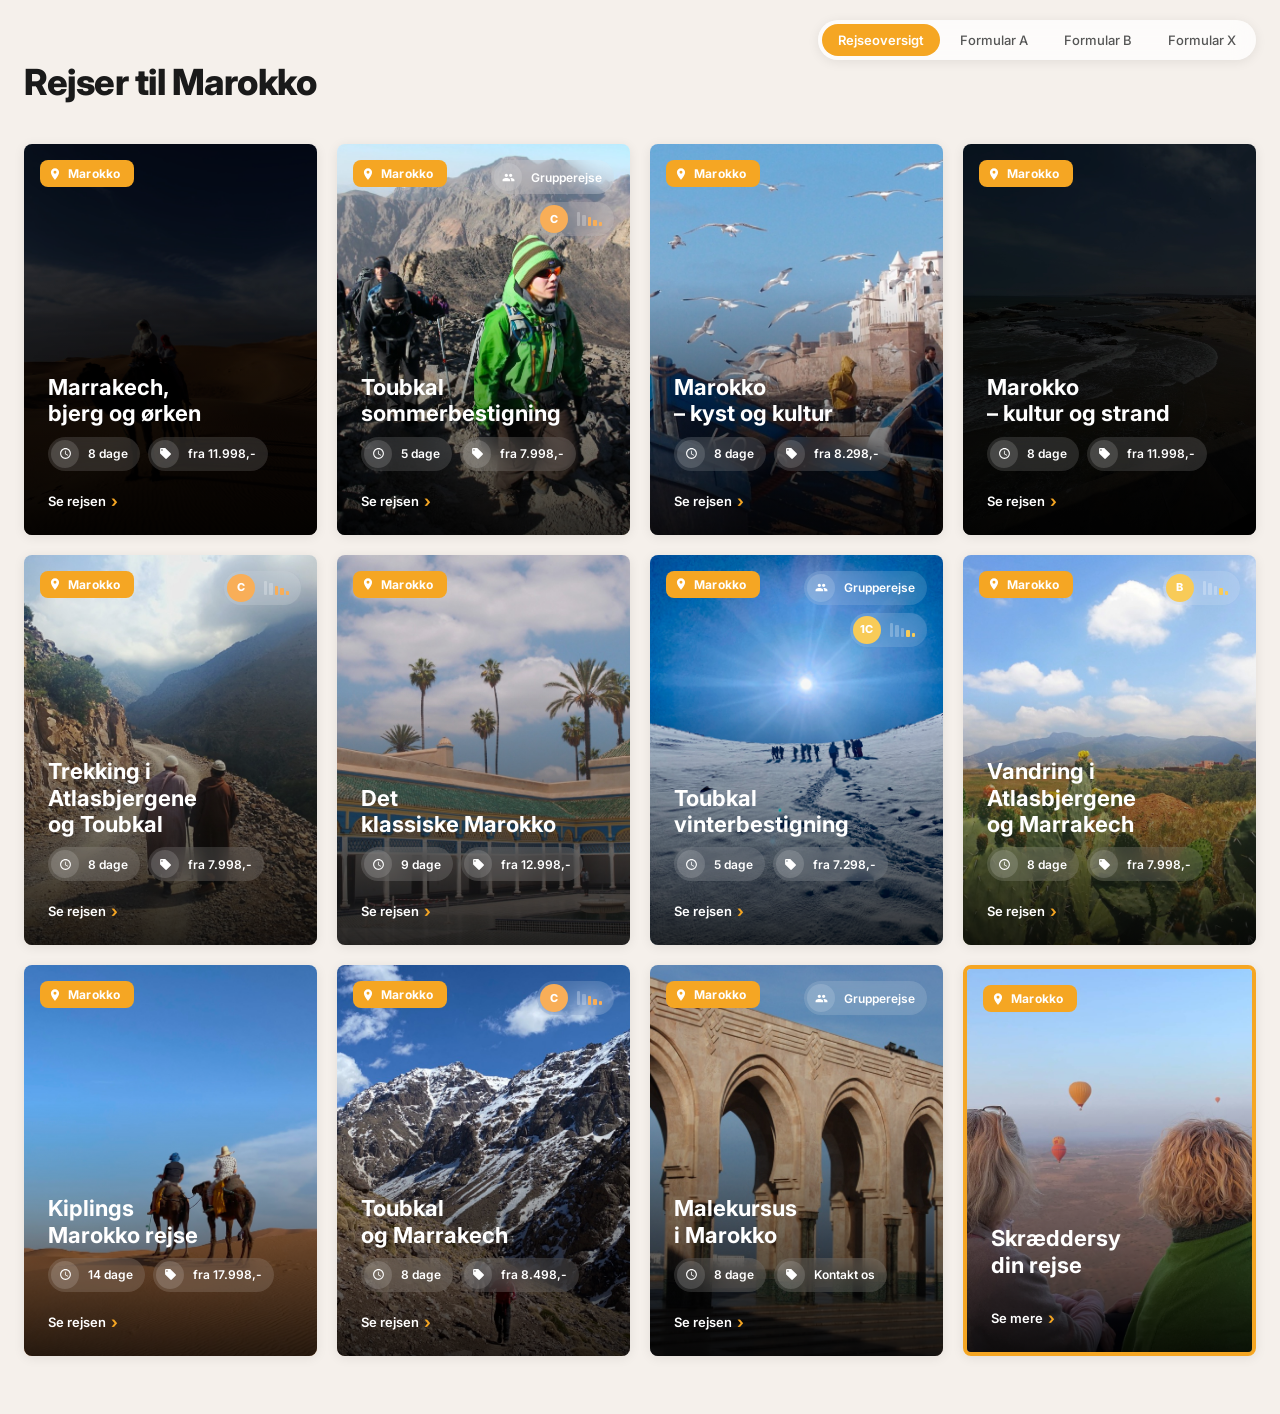
<file: index.html>
<!DOCTYPE html>
<html lang="da">
<head>
    <meta charset="UTF-8">
    <meta http-equiv="refresh" content="0; url=rejseoversigt.html">
    <title>Kipling Travel – Marokko</title>
</head>
<body>
    <p>Omdirigerer til <a href="rejseoversigt.html">rejseoversigten</a>...</p>
</body>
</html>
</file>
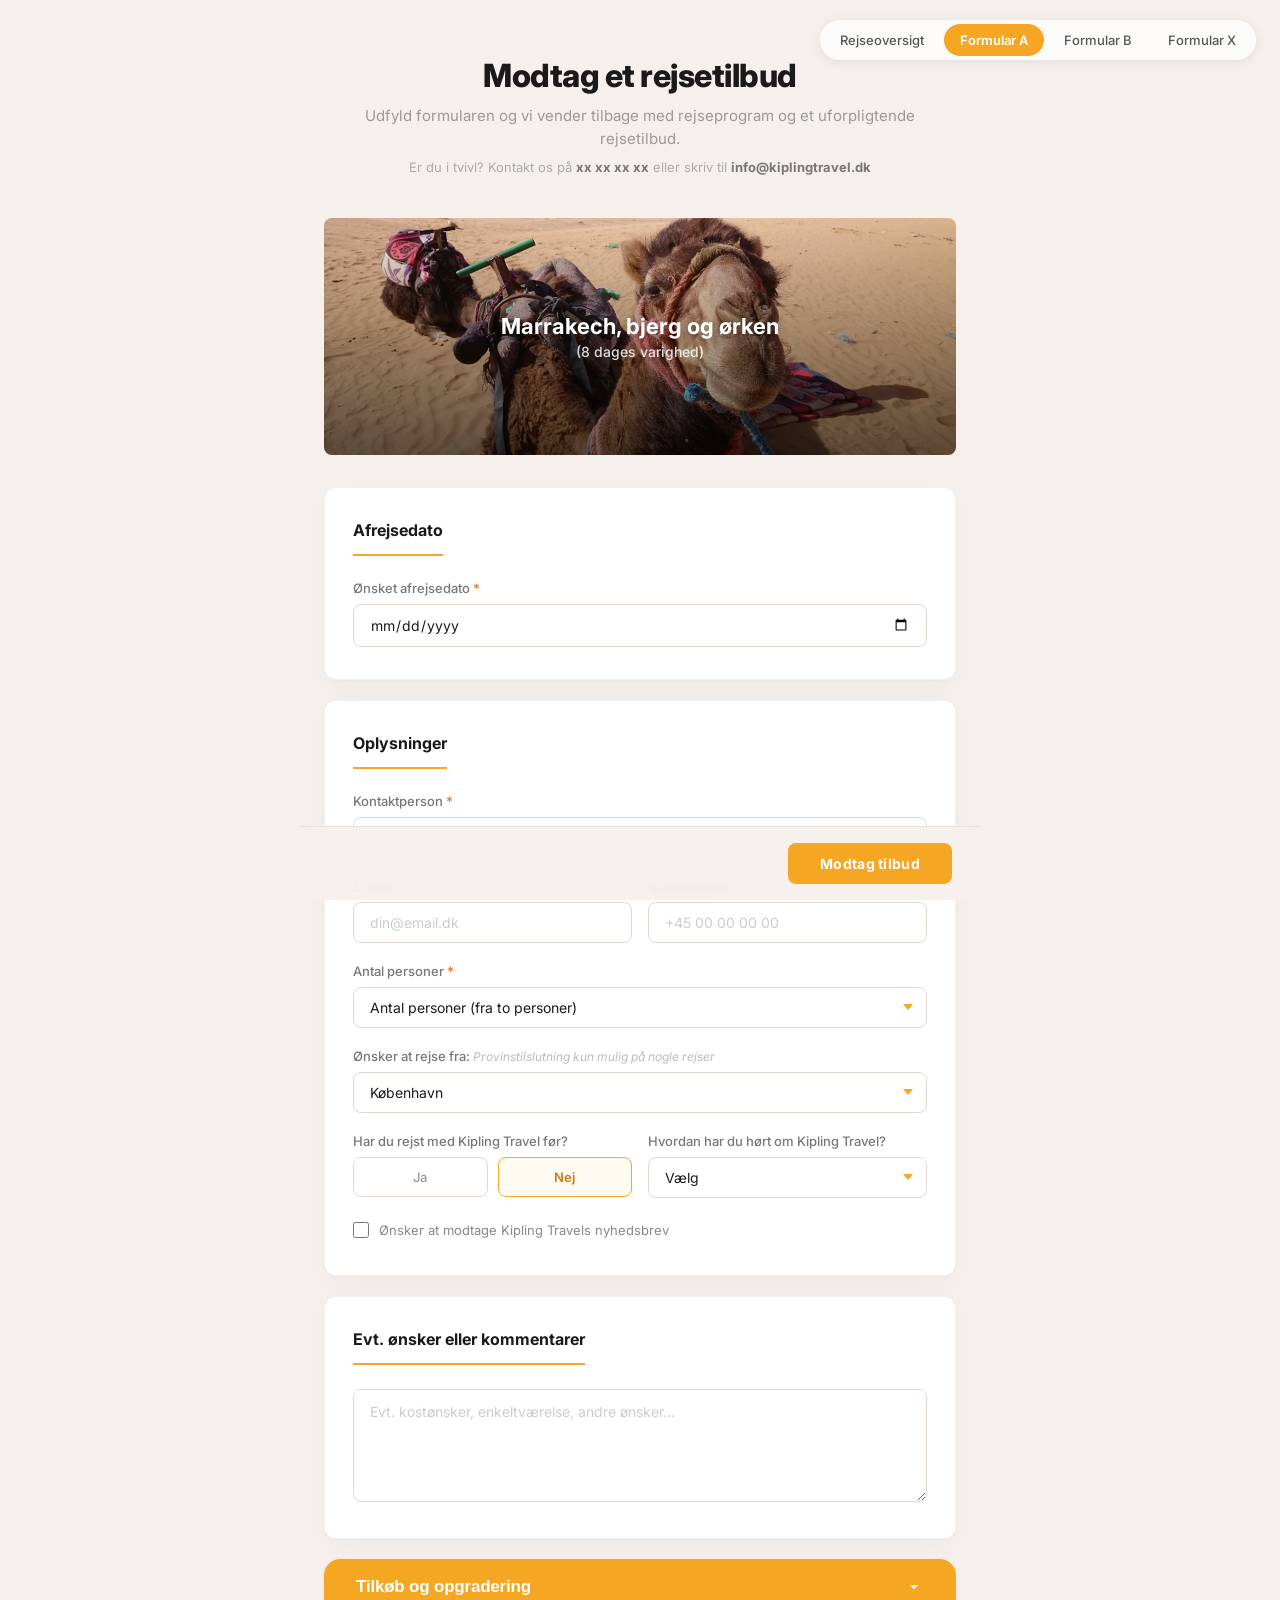
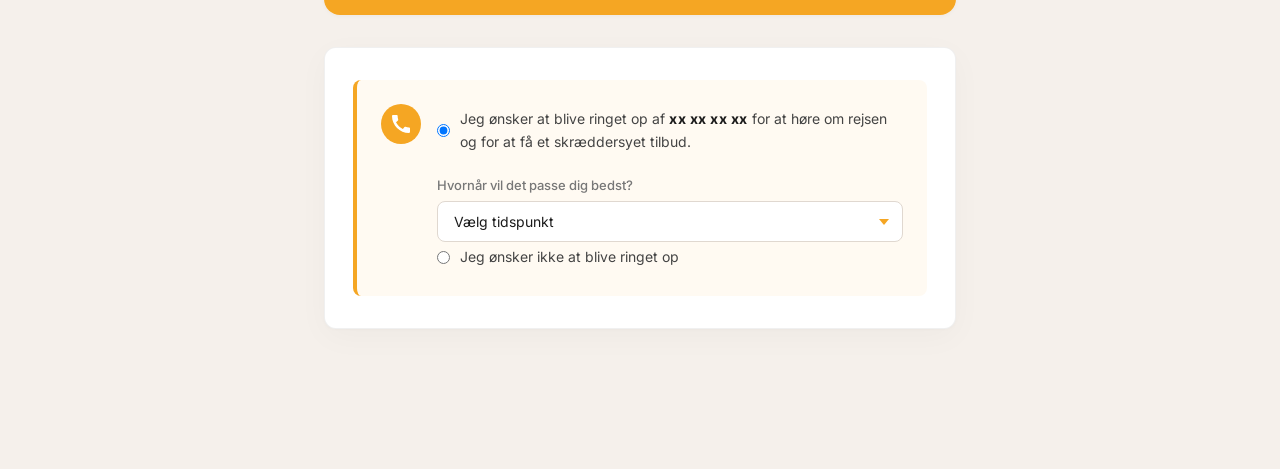
<file: bestil.html>
<!DOCTYPE html>
<html lang="da">
<head>
  <meta charset="UTF-8">
  <meta name="viewport" content="width=device-width, initial-scale=1.0">
  <title>Modtag et rejsetilbud – Kipling Travel</title>
  <link rel="stylesheet" href="style.css?v=4">
</head>
<body>

  <nav class="site-nav">
    <a href="rejseoversigt.html">Rejseoversigt</a>
    <a href="bestil.html" class="active">Formular A</a>
    <a href="formular.html">Formular B</a>
    <a href="formularx.html">Formular X</a>
  </nav>

  <div class="form-page">

    <div class="form-header">
      <h1 class="form-title">Modtag et rejsetilbud</h1>
      <p class="form-subtitle">Udfyld formularen og vi vender tilbage med rejseprogram og et uforpligtende rejsetilbud.</p>
      <p class="form-subtitle form-subtitle-small">Er du i tvivl? Kontakt os på <strong>xx xx xx xx</strong> eller skriv til <strong>info@kiplingtravel.dk</strong></p>
    </div>

    <!-- Trip banner -->
    <div class="trip-banner">
      <img src="Marokko/Sahara-Marokko-KiplingTravel-025.JPG" alt="Rejsebillede">
      <div class="trip-banner-overlay">
        <span class="trip-banner-title" id="bannerTitle">Marrakech, bjerg og ørken</span>
        <span class="trip-banner-duration" id="bannerDuration">(8 dages varighed)</span>
      </div>
    </div>

    <!-- Formular -->
    <form class="booking-form" onsubmit="return false;">

      <div class="form-section">
        <h2 class="section-title">Afrejsedato</h2>

        <div class="form-field">
          <label class="field-label">Ønsket afrejsedato <span class="req">*</span></label>
          <input type="date" id="depDate" class="field-input">
        </div>
      </div>

      <div class="form-section">
        <h2 class="section-title">Oplysninger</h2>

        <div class="form-field">
          <label class="field-label">Kontaktperson <span class="req">*</span></label>
          <input type="text" id="name" class="field-input" placeholder="Fornavn og efternavn">
        </div>

        <div class="form-row">
          <div class="form-field">
            <label class="field-label">E-mail <span class="req">*</span></label>
            <input type="email" id="email" class="field-input" placeholder="din@email.dk">
          </div>
          <div class="form-field">
            <label class="field-label">Mobilnummer <span class="req">*</span></label>
            <input type="tel" id="phone" class="field-input" placeholder="+45 00 00 00 00">
          </div>
        </div>

        <div class="form-field">
          <label class="field-label">Antal personer <span class="req">*</span></label>
          <div class="select-wrap">
            <select id="persons" class="field-input field-select" onchange="buildPersonFields()">
              <option value="">Antal personer (fra to personer)</option>
              <option>2</option><option>3</option><option>4</option>
              <option>5</option><option>6</option><option>7</option>
              <option>8</option><option>9</option><option>10+</option>
            </select>
          </div>
        </div>

        <div id="personFields"></div>

        <div class="form-field">
          <label class="field-label">Ønsker at rejse fra: <em class="note">Provinstilslutning kun mulig på nogle rejser</em></label>
          <div class="select-wrap">
            <select id="airport" class="field-input field-select">
              <option>København</option>
              <option>Billund</option>
              <option>Aalborg</option>
              <option>Aarhus</option>
              <option>Andet</option>
            </select>
          </div>
        </div>

        <div class="form-row">
          <div class="form-field">
            <label class="field-label">Har du rejst med Kipling Travel før?</label>
            <div class="toggle-group">
              <label class="toggle-option">
                <input type="radio" name="returnCustomer" value="ja">
                <span class="toggle-label">Ja</span>
              </label>
              <label class="toggle-option">
                <input type="radio" name="returnCustomer" value="nej" checked>
                <span class="toggle-label">Nej</span>
              </label>
            </div>
          </div>
          <div class="form-field">
            <label class="field-label">Hvordan har du hørt om Kipling Travel?</label>
            <div class="select-wrap">
              <select id="heardFrom" class="field-input field-select">
                <option value="">Vælg</option>
                <option>Google</option>
                <option>Facebook / Instagram</option>
                <option>Anbefaling fra ven/familie</option>
                <option>Rejsemesse</option>
                <option>Avis/magasin</option>
                <option>Har rejst med Kipling før</option>
                <option>Andet</option>
              </select>
            </div>
          </div>
        </div>

        <div class="form-field">
          <label class="checkbox-label">
            <input type="checkbox" id="newsletter">
            <span>Ønsker at modtage Kipling Travels nyhedsbrev</span>
          </label>
        </div>
      </div>

      <div class="form-section">
        <h2 class="section-title">Evt. ønsker eller kommentarer</h2>

        <div class="form-field">
          <textarea id="wishes" class="field-input field-textarea" rows="4" placeholder="Evt. kostønsker, enkeltværelse, andre ønsker..."></textarea>
        </div>
      </div>

      <!-- Tilkøb og opgradering -->
      <div class="addon-dropdown">
        <button type="button" class="addon-header" onclick="this.parentElement.classList.toggle('open')">
          <span>Tilkøb og opgradering</span>
          <svg class="addon-arrow" viewBox="0 0 24 24" width="20" height="20"><path d="M7 10l5 5 5-5z" fill="currentColor"/></svg>
        </button>
        <div class="addon-body">
          <div class="addon-table">
            <div class="addon-table-header">
              <span>Beskrivelse</span>
              <span>Pris</span>
              <span></span>
            </div>
            <div class="addon-row">
              <span class="addon-desc">Ballonflyvning over Marrakech <a href="#" class="addon-link">(Læs mere)</a></span>
              <span class="addon-price">Pris fra 1.798 kr. pr. person</span>
              <button type="button" class="btn-addon" onclick="this.classList.toggle('selected'); this.textContent = this.classList.contains('selected') ? '✓ Tilvalgt' : 'Tilvælg'">Tilvælg</button>
            </div>
            <div class="addon-row">
              <span class="addon-desc">Tillæg for enkeltværelse <a href="#" class="addon-link">(Læs mere)</a></span>
              <span class="addon-price">Pris fra 3.798 kr. pr. person</span>
              <button type="button" class="btn-addon" onclick="this.classList.toggle('selected'); this.textContent = this.classList.contains('selected') ? '✓ Tilvalgt' : 'Tilvælg'">Tilvælg</button>
            </div>
            <div class="addon-row">
              <span class="addon-desc">Hotelopgradering på hele rejsen <a href="#" class="addon-link">(Læs mere)</a></span>
              <span class="addon-price">Pris fra 2.598 kr. pr. person</span>
              <button type="button" class="btn-addon" onclick="this.classList.toggle('selected'); this.textContent = this.classList.contains('selected') ? '✓ Tilvalgt' : 'Tilvælg'">Tilvælg</button>
            </div>
          </div>
          <p class="addon-note"><em>Husk at det selvfølgelig er ganske uforpligtende, hvis du ønsker at høre mere om vores tilkøbsmuligheder.</em></p>
        </div>
      </div>

      <!-- Callback sektion -->
      <div class="form-section">
        <div class="callback-box">
          <div class="callback-icon">
            <svg viewBox="0 0 24 24" width="24" height="24"><path d="M20.01 15.38c-1.23 0-2.42-.2-3.53-.56a.977.977 0 00-1.01.24l-1.57 1.97c-2.83-1.35-5.48-3.9-6.89-6.83l1.95-1.66c.27-.28.35-.67.24-1.02-.37-1.11-.56-2.3-.56-3.53 0-.54-.45-.99-.99-.99H4.19C3.65 3 3 3.24 3 3.99 3 13.28 10.73 21 20.01 21c.71 0 .99-.63.99-1.18v-3.45c0-.54-.45-.99-.99-.99z" fill="currentColor"/></svg>
          </div>
          <div class="callback-content">
            <div class="form-field">
              <label class="checkbox-label callback-checkbox">
                <input type="radio" name="callbackPref" value="yes" checked onchange="document.getElementById('callbackDetails').style.display = '';">
                <span>Jeg ønsker at blive ringet op af <strong>xx xx xx xx</strong> for at høre om rejsen og for at få et skræddersyet tilbud.</span>
              </label>
            </div>
            <div id="callbackDetails">
              <div class="form-field">
                <label class="field-label">Hvornår vil det passe dig bedst?</label>
                <div class="select-wrap">
                  <select id="callbackTime" class="field-input field-select">
                    <option value="">Vælg tidspunkt</option>
                    <option>Formiddag (9–12)</option>
                    <option>Eftermiddag (12–15)</option>
                    <option>Sen eftermiddag (15–17)</option>
                    <option>Aften (17–19)</option>
                    <option>Ingen præference</option>
                  </select>
                </div>
              </div>
            </div>
            <div class="form-field">
              <label class="checkbox-label callback-checkbox">
                <input type="radio" name="callbackPref" value="no" onchange="document.getElementById('callbackDetails').style.display = 'none';">
                <span>Jeg ønsker ikke at blive ringet op</span>
              </label>
            </div>
          </div>
        </div>
      </div>

      <!-- Submit -->
      <div class="form-nav">
        <div></div>
        <button class="btn btn-next btn-submit" id="btnSubmit">Modtag tilbud</button>
      </div>

    </form>

  </div>

  <script>
    const btnSubmit = document.getElementById('btnSubmit');
    btnSubmit.addEventListener('click', () => {
      btnSubmit.textContent = '✓ Tak – vi kontakter dig snarest';
      btnSubmit.disabled = true;
      btnSubmit.classList.add('btn-sent');
    });

    function buildPersonFields() {
      const count = parseInt(document.getElementById('persons').value) || 0;
      const container = document.getElementById('personFields');
      let html = '';
      for (let i = 2; i <= Math.min(count, 10); i++) {
        html += `
          <div class="person-entry">
            <div class="person-header">
              <strong>Person ${i}</strong>
              <label class="checkbox-label person-child-label">
                <input type="checkbox" name="child_${i}">
                <span>Barn</span>
              </label>
            </div>
            <div class="form-field">
              <input type="text" class="field-input" name="person_${i}" placeholder="Fornavn og efternavn">
            </div>
          </div>`;
      }
      container.innerHTML = html;
    }
  </script>

</body>
</html>
</file>
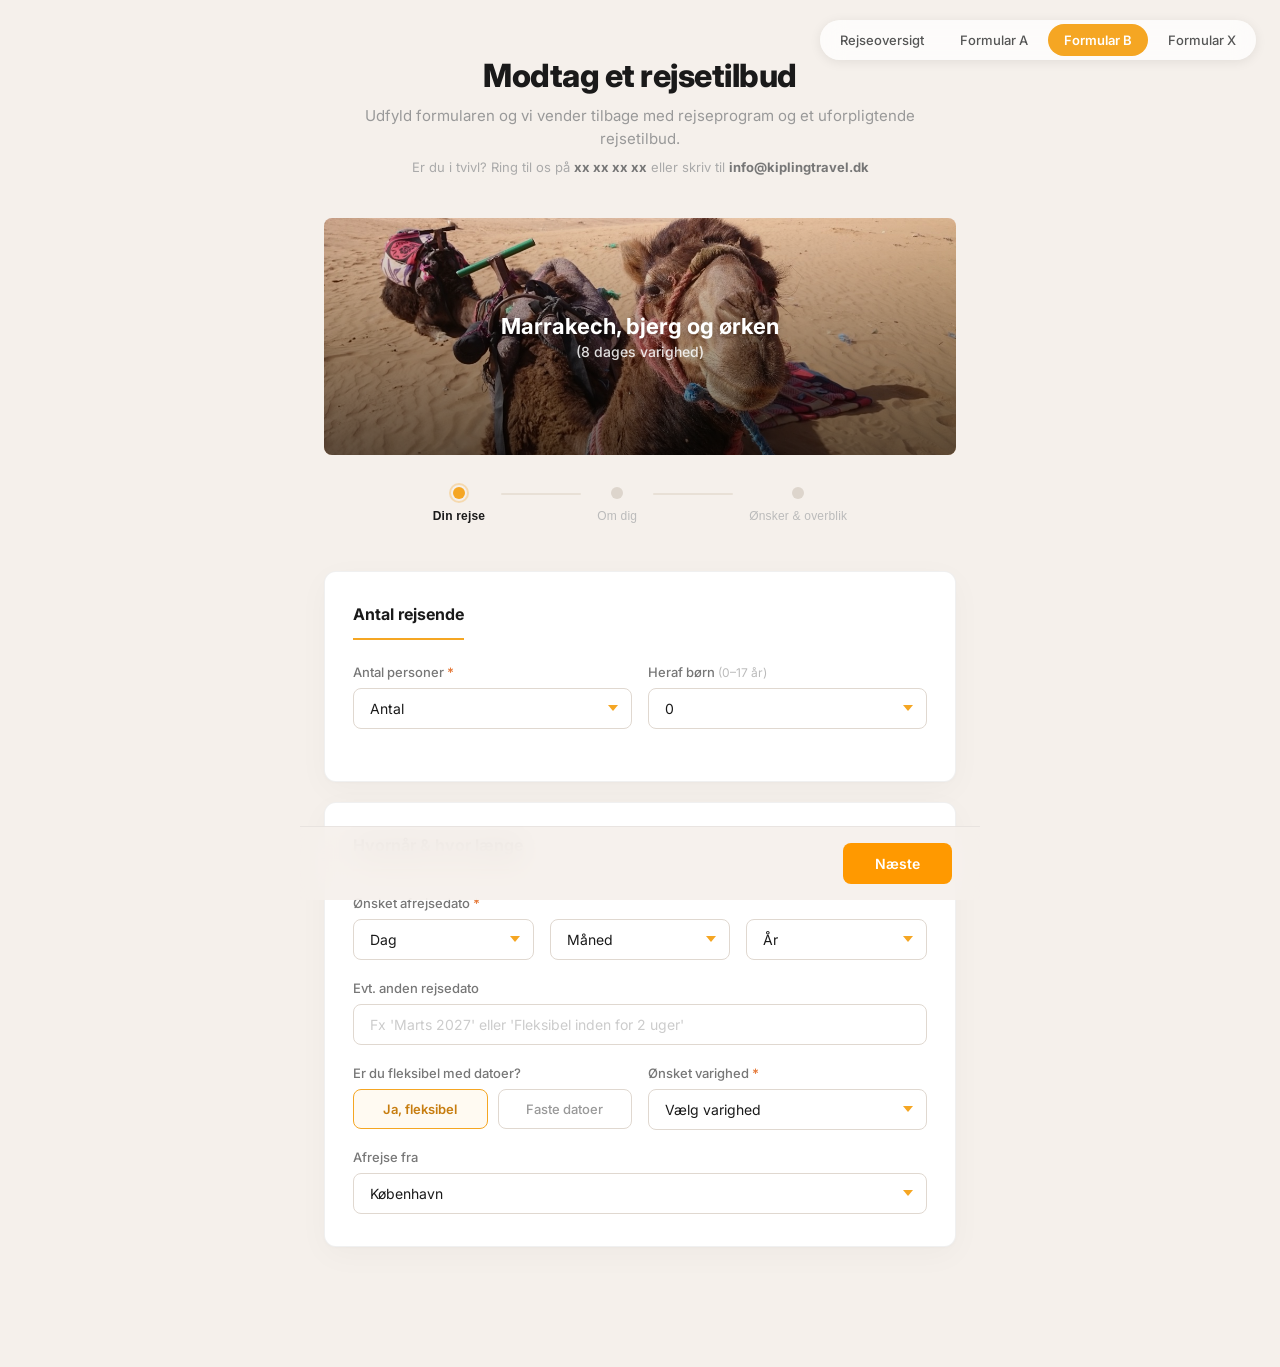
<file: formular.html>
<!DOCTYPE html>
<html lang="da">
<head>
  <meta charset="UTF-8">
  <meta name="viewport" content="width=device-width, initial-scale=1.0">
  <title>Modtag et rejsetilbud – Kipling Travel</title>
  <link rel="stylesheet" href="style.css?v=2">
</head>
<body>

  <nav class="site-nav">
    <a href="rejseoversigt.html">Rejseoversigt</a>
    <a href="bestil.html">Formular A</a>
    <a href="formular.html" class="active">Formular B</a>
    <a href="formularx.html">Formular X</a>
  </nav>

  <div class="form-page">

    <div class="form-header">
      <h1 class="form-title">Modtag et rejsetilbud</h1>
      <p class="form-subtitle">Udfyld formularen og vi vender tilbage med rejseprogram og et uforpligtende rejsetilbud.</p>
      <p class="form-subtitle form-subtitle-small">Er du i tvivl? Ring til os på <strong>xx xx xx xx</strong> eller skriv til <strong>info@kiplingtravel.dk</strong></p>
    </div>

    <!-- Trip banner -->
    <div class="trip-banner">
      <img src="Marokko/Sahara-Marokko-KiplingTravel-025.JPG" alt="Rejsebillede">
      <div class="trip-banner-overlay">
        <span class="trip-banner-title" id="bannerTitle">Marrakech, bjerg og ørken</span>
        <span class="trip-banner-duration" id="bannerDuration">(8 dages varighed)</span>
      </div>
    </div>

    <!-- Progress -->
    <div class="form-progress">
      <div class="progress-track">
        <button class="progress-step active" data-step="1">
          <span class="step-dot"></span>
          <span class="step-label">Din rejse</span>
        </button>
        <div class="step-connector"><div class="connector-fill"></div></div>
        <button class="progress-step" data-step="2">
          <span class="step-dot"></span>
          <span class="step-label">Om dig</span>
        </button>
        <div class="step-connector"><div class="connector-fill"></div></div>
        <button class="progress-step" data-step="3">
          <span class="step-dot"></span>
          <span class="step-label">Ønsker & overblik</span>
        </button>
      </div>
    </div>

    <!-- Step 1: Din rejse -->
    <div class="form-step active" data-step="1">

      <div class="form-section">
        <h2 class="section-title">Antal rejsende</h2>

        <div class="form-row">
          <div class="form-field">
            <label class="field-label">Antal personer <span class="req">*</span></label>
            <div class="select-wrap">
              <select id="persons" class="field-input field-select">
                <option value="">Antal</option>
                <option>1</option><option>2</option><option>3</option>
                <option>4</option><option>5</option><option>6</option>
                <option>7</option><option>8</option><option>9</option><option>10+</option>
              </select>
            </div>
          </div>
          <div class="form-field">
            <label class="field-label">Heraf børn <span class="note">(0–17 år)</span></label>
            <div class="select-wrap">
              <select id="children" class="field-input field-select">
                <option value="0">0</option>
                <option>1</option><option>2</option><option>3</option><option>4</option>
              </select>
            </div>
          </div>
        </div>
      </div>

      <div class="form-section">
        <h2 class="section-title">Hvornår & hvor længe</h2>

        <div class="form-field">
          <label class="field-label">Ønsket afrejsedato <span class="req">*</span></label>
          <div class="form-row form-row-3">
            <div class="select-wrap">
              <select id="depDay" class="field-input field-select">
                <option value="">Dag</option>
                <script>document.write([...Array(31)].map((_,i)=>`<option>${i+1}</option>`).join(''))</script>
              </select>
            </div>
            <div class="select-wrap">
              <select id="depMonth" class="field-input field-select">
                <option value="">Måned</option>
                <option value="1">Januar</option><option value="2">Februar</option>
                <option value="3">Marts</option><option value="4">April</option>
                <option value="5">Maj</option><option value="6">Juni</option>
                <option value="7">Juli</option><option value="8">August</option>
                <option value="9">September</option><option value="10">Oktober</option>
                <option value="11">November</option><option value="12">December</option>
              </select>
            </div>
            <div class="select-wrap">
              <select id="depYear" class="field-input field-select">
                <option value="">År</option>
                <option>2026</option><option>2027</option><option>2028</option>
              </select>
            </div>
          </div>
        </div>

        <div class="form-field">
          <label class="field-label">Evt. anden rejsedato</label>
          <input type="text" id="altDate" class="field-input" placeholder="Fx 'Marts 2027' eller 'Fleksibel inden for 2 uger'">
        </div>

        <div class="form-row">
          <div class="form-field">
            <label class="field-label">Er du fleksibel med datoer?</label>
            <div class="toggle-group">
              <label class="toggle-option">
                <input type="radio" name="flexible" value="ja" checked>
                <span class="toggle-label">Ja, fleksibel</span>
              </label>
              <label class="toggle-option">
                <input type="radio" name="flexible" value="nej">
                <span class="toggle-label">Faste datoer</span>
              </label>
            </div>
          </div>
          <div class="form-field">
            <label class="field-label">Ønsket varighed <span class="req">*</span></label>
            <div class="select-wrap">
              <select id="duration" class="field-input field-select">
                <option value="">Vælg varighed</option>
                <option>5–7 dage</option>
                <option>8–10 dage</option>
                <option>11–14 dage</option>
                <option>15+ dage</option>
              </select>
            </div>
          </div>
        </div>

        <div class="form-field">
          <label class="field-label">Afrejse fra</label>
          <div class="select-wrap">
            <select id="airport" class="field-input field-select">
              <option>København</option>
              <option>Billund</option>
              <option>Aalborg</option>
              <option>Aarhus</option>
              <option>Andet</option>
            </select>
          </div>
        </div>
      </div>

    </div>

    <!-- Step 2: Om dig -->
    <div class="form-step" data-step="2">

      <div class="form-section">
        <h2 class="section-title">Kontaktoplysninger</h2>

        <div class="form-field">
          <label class="field-label">Fulde navn <span class="req">*</span></label>
          <input type="text" id="name" class="field-input" placeholder="Fornavn og efternavn">
        </div>

        <div class="form-row">
          <div class="form-field">
            <label class="field-label">E-mail <span class="req">*</span></label>
            <input type="email" id="email" class="field-input" placeholder="din@email.dk">
          </div>
          <div class="form-field">
            <label class="field-label">Telefon <span class="req">*</span></label>
            <input type="tel" id="phone" class="field-input" placeholder="+45 00 00 00 00">
          </div>
        </div>
      </div>

      <div class="form-section">
        <h2 class="section-title">Adresse <span class="note">(valgfrit)</span></h2>

        <div class="form-row form-row-3">
          <div class="form-field" style="grid-column: 1 / 2">
            <label class="field-label">Adresse</label>
            <input type="text" id="address" class="field-input" placeholder="Vejnavn og nr.">
          </div>
          <div class="form-field">
            <label class="field-label">Postnr.</label>
            <input type="text" id="zip" class="field-input" placeholder="0000">
          </div>
          <div class="form-field">
            <label class="field-label">By</label>
            <input type="text" id="city" class="field-input" placeholder="By">
          </div>
        </div>
      </div>

      <div class="form-section">
        <div class="form-field">
          <label class="field-label">Har du rejst med Kipling Travel før?</label>
          <div class="toggle-group">
            <label class="toggle-option">
              <input type="radio" name="returnCustomer" value="ja">
              <span class="toggle-label">Ja</span>
            </label>
            <label class="toggle-option">
              <input type="radio" name="returnCustomer" value="nej" checked>
              <span class="toggle-label">Nej</span>
            </label>
          </div>
        </div>

        <div class="form-field">
          <label class="field-label">Hvor har du hørt om os?</label>
          <div class="select-wrap">
            <select id="heardFrom" class="field-input field-select">
              <option value="">Vælg</option>
              <option>Google</option>
              <option>Facebook / Instagram</option>
              <option>Anbefaling fra ven/familie</option>
              <option>Rejsemesse</option>
              <option>Avis/magasin</option>
              <option>Har rejst med Kipling før</option>
              <option>Andet</option>
            </select>
          </div>
        </div>
      </div>

    </div>

    <!-- Step 3: Ønsker & overblik -->
    <div class="form-step" data-step="3">

      <div class="form-section">
        <h2 class="section-title">Ønsker til rejsen</h2>

        <div class="form-field">
          <label class="field-label">Har du særlige ønsker?</label>
          <textarea id="wishes" class="field-input field-textarea" rows="4" placeholder="Fortæl os om dine ønsker – fx kostpræferencer, enkeltværelse, særlige oplevelser du drømmer om..."></textarea>
        </div>

        <div class="form-row form-row-3">
          <div class="form-field">
            <label class="field-label">Afbestillingsforsikring</label>
            <div class="select-wrap">
              <select id="cancelInsurance" class="field-input field-select">
                <option>Tilbud ønskes</option>
                <option>Nej tak</option>
              </select>
            </div>
          </div>
          <div class="form-field">
            <label class="field-label">Rejseforsikring</label>
            <div class="select-wrap">
              <select id="travelInsurance" class="field-input field-select">
                <option>Tilbud ønskes</option>
                <option>Nej tak</option>
              </select>
            </div>
          </div>
          <div class="form-field">
            <label class="field-label">Enkeltværelse</label>
            <div class="select-wrap">
              <select id="singleRoom" class="field-input field-select">
                <option value="">Vælg</option>
                <option>Ja</option>
                <option>Nej</option>
              </select>
            </div>
          </div>
        </div>

        <div class="form-field">
          <label class="checkbox-label">
            <input type="checkbox" id="newsletter">
            <span>Jeg vil gerne modtage Kipling Travels nyhedsbrev</span>
          </label>
        </div>
      </div>

      <div class="form-section">
        <div class="callback-box">
          <div class="callback-icon">
            <svg viewBox="0 0 24 24" width="24" height="24"><path d="M20.01 15.38c-1.23 0-2.42-.2-3.53-.56a.977.977 0 00-1.01.24l-1.57 1.97c-2.83-1.35-5.48-3.9-6.89-6.83l1.95-1.66c.27-.28.35-.67.24-1.02-.37-1.11-.56-2.3-.56-3.53 0-.54-.45-.99-.99-.99H4.19C3.65 3 3 3.24 3 3.99 3 13.28 10.73 21 20.01 21c.71 0 .99-.63.99-1.18v-3.45c0-.54-.45-.99-.99-.99z" fill="currentColor"/></svg>
          </div>
          <div class="callback-content">
            <p class="callback-text">Jeg ønsker at blive ringet op af <strong>xx xx xx xx</strong> for at høre om rejsen og for at få et skræddersyet tilbud.</p>
            <div class="form-field" id="callbackTimeField">
              <label class="field-label">Hvornår vil det passe dig bedst?</label>
              <div class="select-wrap">
                <select id="callbackTime" class="field-input field-select">
                  <option value="">Vælg tidspunkt</option>
                  <option>Formiddag (9–12)</option>
                  <option>Eftermiddag (12–15)</option>
                  <option>Sen eftermiddag (15–17)</option>
                  <option>Aften (17–19)</option>
                  <option>Ingen præference</option>
                </select>
              </div>
            </div>
            <div class="form-field">
              <label class="checkbox-label">
                <input type="checkbox" id="noCallback" onchange="document.getElementById('callbackTimeField').style.display = this.checked ? 'none' : ''">
                <span>Jeg ønsker ikke at blive ringet op</span>
              </label>
            </div>
          </div>
        </div>
      </div>

      <div class="form-section">
        <h2 class="section-title">Overblik</h2>
        <div class="summary" id="summary"></div>
      </div>

    </div>

    <!-- Navigation -->
    <div class="form-nav">
      <button class="btn btn-back" id="btnBack" style="visibility: hidden;">← Tilbage</button>
      <button class="btn btn-next" id="btnNext">Næste</button>
    </div>

  </div>

  <script>
    const totalSteps = 3;
    let current = 1;

    const steps = document.querySelectorAll('.form-step');
    const progressSteps = document.querySelectorAll('.progress-step');
    const connectorFills = document.querySelectorAll('.connector-fill');
    const btnBack = document.getElementById('btnBack');
    const btnNext = document.getElementById('btnNext');

    function goTo(step) {
      current = step;
      steps.forEach(s => s.classList.toggle('active', +s.dataset.step === current));
      progressSteps.forEach(s => {
        const n = +s.dataset.step;
        s.classList.toggle('active', n === current);
        s.classList.toggle('done', n < current);
      });

      connectorFills.forEach((c, i) => {
        c.classList.toggle('filled', (i + 1) < current);
      });

      btnBack.style.visibility = current === 1 ? 'hidden' : 'visible';
      window.scrollTo({ top: 0, behavior: 'smooth' });

      if (current === totalSteps) {
        btnNext.textContent = 'Send forespørgsel';
        btnNext.classList.add('btn-submit');
        buildSummary();
      } else {
        btnNext.textContent = 'Næste';
        btnNext.classList.remove('btn-submit');
      }
    }

    btnNext.addEventListener('click', () => {
      if (current === totalSteps) {
        btnNext.textContent = '✓ Tak – vi kontakter dig snarest';
        btnNext.disabled = true;
        btnNext.classList.add('btn-sent');
        return;
      }
      if (current < totalSteps) goTo(current + 1);
    });

    btnBack.addEventListener('click', () => {
      if (current > 1) goTo(current - 1);
    });

    progressSteps.forEach(s => {
      s.addEventListener('click', () => {
        const target = +s.dataset.step;
        if (target <= current) goTo(target);
      });
    });

    function val(id) { return document.getElementById(id)?.value || '–'; }

    function buildSummary() {
      const flexible = document.querySelector('input[name="flexible"]:checked')?.value;
      const depDay = val('depDay');
      const depMonth = document.getElementById('depMonth');
      const depMonthText = depMonth?.selectedOptions[0]?.text || '–';
      const depYear = val('depYear');
      const depDate = (depDay !== '–' && depMonthText !== '–' && depYear !== '–')
        ? `${depDay}. ${depMonthText} ${depYear}` : '–';

      const returnCustomer = document.querySelector('input[name="returnCustomer"]:checked')?.value;

      const rows = [
        { label: 'Rejsende', value: `${val('persons')} pers.${val('children') !== '0' ? ` (heraf ${val('children')} børn)` : ''}` },
        { label: 'Afrejse', value: depDate },
        { label: 'Fleksibel', value: flexible === 'ja' ? 'Ja' : 'Nej' },
        { label: 'Varighed', value: val('duration') },
        { label: 'Fra', value: val('airport') },
        { label: 'Kontakt', value: val('name') },
        { label: 'E-mail', value: val('email') },
        { label: 'Telefon', value: val('phone') },
        { label: 'Rejst med Kipling før', value: returnCustomer === 'ja' ? 'Ja' : 'Nej' },
      ];

      const altDate = val('altDate');
      if (altDate && altDate !== '–') rows.splice(2, 0, { label: 'Alternativ dato', value: altDate });

      const wishes = val('wishes');
      if (wishes && wishes !== '–') rows.push({ label: 'Ønsker', value: wishes });

      const callbackTime = val('callbackTime');
      if (callbackTime && callbackTime !== '–') rows.push({ label: 'Ring mig', value: callbackTime });

      document.getElementById('summary').innerHTML = rows.map(r =>
        `<div class="summary-row">
          <span class="summary-label">${r.label}</span>
          <span class="summary-value">${r.value}</span>
        </div>`
      ).join('');
    }
  </script>

</body>
</html>
</file>
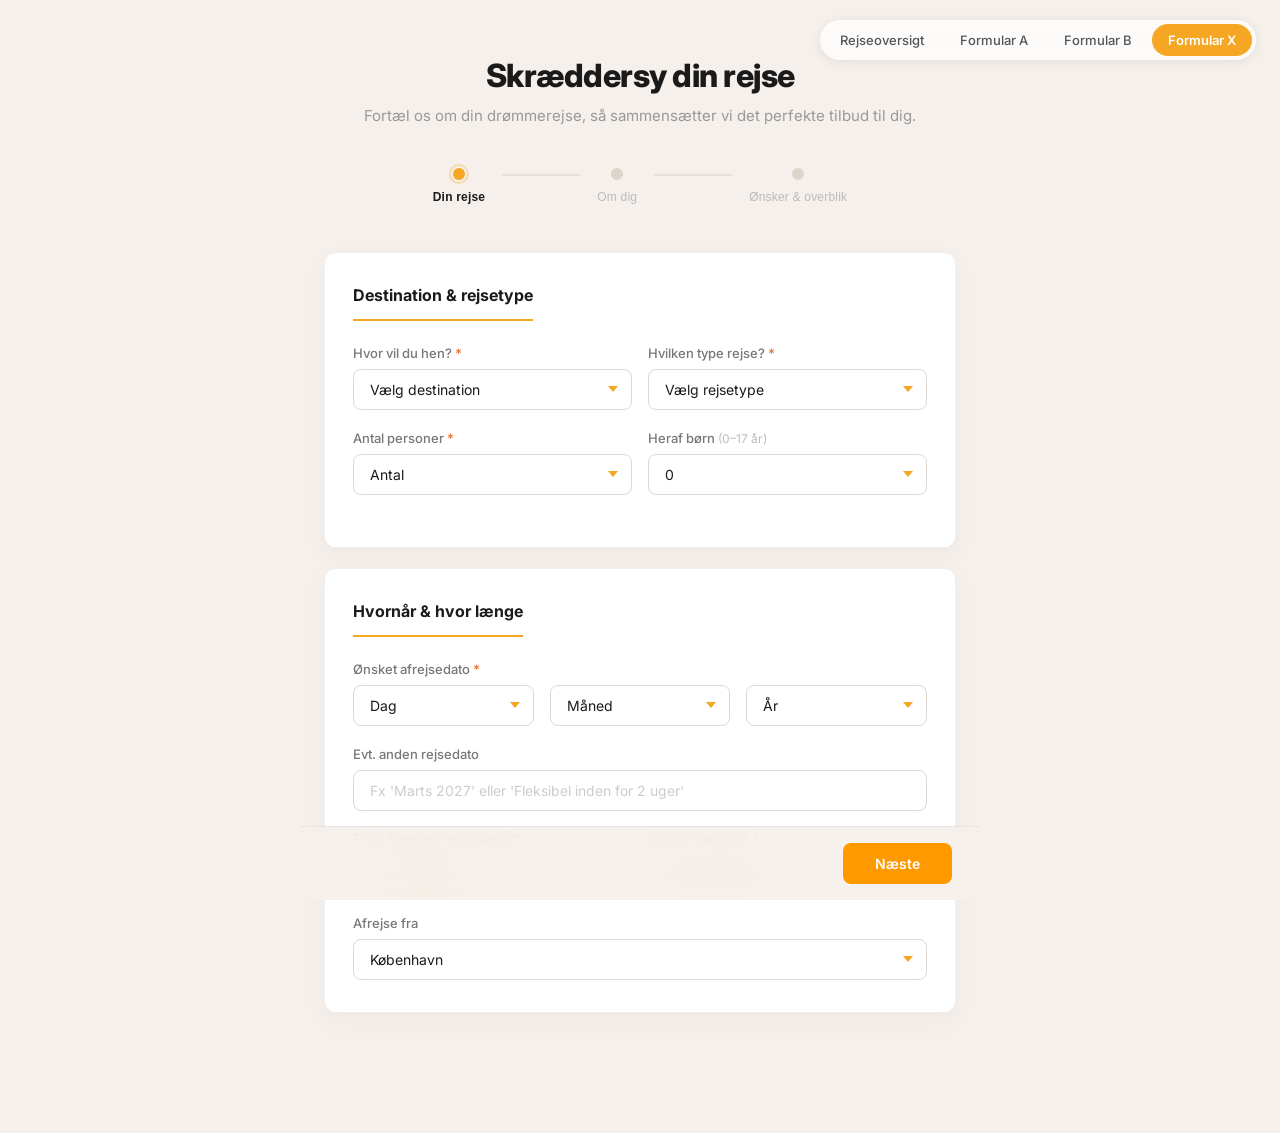
<file: formularx.html>
<!DOCTYPE html>
<html lang="da">
<head>
  <meta charset="UTF-8">
  <meta name="viewport" content="width=device-width, initial-scale=1.0">
  <title>Skræddersy din rejse – Kipling Travel</title>
  <link rel="stylesheet" href="style.css?v=2">
</head>
<body>

  <nav class="site-nav">
    <a href="rejseoversigt.html">Rejseoversigt</a>
    <a href="bestil.html">Formular A</a>
    <a href="formular.html">Formular B</a>
    <a href="formularx.html" class="active">Formular X</a>
  </nav>

  <div class="form-page">

    <div class="form-header">
      <h1 class="form-title">Skræddersy din rejse</h1>
      <p class="form-subtitle">Fortæl os om din drømmerejse, så sammensætter vi det perfekte tilbud til dig.</p>
    </div>

    <!-- Progress -->
    <div class="form-progress">
      <div class="progress-track">
        <button class="progress-step active" data-step="1">
          <span class="step-dot"></span>
          <span class="step-label">Din rejse</span>
        </button>
        <div class="step-connector"><div class="connector-fill"></div></div>
        <button class="progress-step" data-step="2">
          <span class="step-dot"></span>
          <span class="step-label">Om dig</span>
        </button>
        <div class="step-connector"><div class="connector-fill"></div></div>
        <button class="progress-step" data-step="3">
          <span class="step-dot"></span>
          <span class="step-label">Ønsker & overblik</span>
        </button>
      </div>
    </div>

    <!-- Step 1: Din rejse -->
    <div class="form-step active" data-step="1">

      <div class="form-section">
        <h2 class="section-title">Destination & rejsetype</h2>

        <div class="form-row">
          <div class="form-field">
            <label class="field-label">Hvor vil du hen? <span class="req">*</span></label>
            <div class="select-wrap">
              <select id="destination" class="field-input field-select">
                <option value="">Vælg destination</option>
                <optgroup label="Afrika">
                  <option>Marokko</option>
                  <option>Tanzania</option>
                  <option>Kenya</option>
                  <option>Sydafrika</option>
                  <option>Madagaskar</option>
                  <option>Uganda</option>
                </optgroup>
                <optgroup label="Asien">
                  <option>Nepal</option>
                  <option>Sri Lanka</option>
                  <option>Myanmar</option>
                  <option>Japan</option>
                  <option>Indien</option>
                </optgroup>
                <optgroup label="Sydamerika">
                  <option>Peru</option>
                  <option>Bolivia</option>
                  <option>Colombia</option>
                </optgroup>
                <optgroup label="Mellemøsten">
                  <option>Jordan</option>
                  <option>Oman</option>
                </optgroup>
              </select>
            </div>
          </div>
          <div class="form-field">
            <label class="field-label">Hvilken type rejse? <span class="req">*</span></label>
            <div class="select-wrap">
              <select id="tripType" class="field-input field-select">
                <option value="">Vælg rejsetype</option>
                <option>Safari</option>
                <option>Trekking & vandring</option>
                <option>Kultur & historie</option>
                <option>Strand & afslapning</option>
                <option>Eventyr & aktivitet</option>
                <option>Kombinationsrejse</option>
              </select>
            </div>
          </div>
        </div>

        <div class="form-row">
          <div class="form-field">
            <label class="field-label">Antal personer <span class="req">*</span></label>
            <div class="select-wrap">
              <select id="persons" class="field-input field-select">
                <option value="">Antal</option>
                <option>1</option><option>2</option><option>3</option>
                <option>4</option><option>5</option><option>6</option>
                <option>7</option><option>8</option><option>9</option><option>10+</option>
              </select>
            </div>
          </div>
          <div class="form-field">
            <label class="field-label">Heraf børn <span class="note">(0–17 år)</span></label>
            <div class="select-wrap">
              <select id="children" class="field-input field-select">
                <option value="0">0</option>
                <option>1</option><option>2</option><option>3</option><option>4</option>
              </select>
            </div>
          </div>
        </div>
      </div>

      <div class="form-section">
        <h2 class="section-title">Hvornår & hvor længe</h2>

        <div class="form-field">
          <label class="field-label">Ønsket afrejsedato <span class="req">*</span></label>
          <div class="form-row form-row-3">
            <div class="select-wrap">
              <select id="depDay" class="field-input field-select">
                <option value="">Dag</option>
                <script>document.write([...Array(31)].map((_,i)=>`<option>${i+1}</option>`).join(''))</script>
              </select>
            </div>
            <div class="select-wrap">
              <select id="depMonth" class="field-input field-select">
                <option value="">Måned</option>
                <option value="1">Januar</option><option value="2">Februar</option>
                <option value="3">Marts</option><option value="4">April</option>
                <option value="5">Maj</option><option value="6">Juni</option>
                <option value="7">Juli</option><option value="8">August</option>
                <option value="9">September</option><option value="10">Oktober</option>
                <option value="11">November</option><option value="12">December</option>
              </select>
            </div>
            <div class="select-wrap">
              <select id="depYear" class="field-input field-select">
                <option value="">År</option>
                <option>2026</option><option>2027</option><option>2028</option>
              </select>
            </div>
          </div>
        </div>

        <div class="form-field">
          <label class="field-label">Evt. anden rejsedato</label>
          <input type="text" id="altDate" class="field-input" placeholder="Fx 'Marts 2027' eller 'Fleksibel inden for 2 uger'">
        </div>

        <div class="form-row">
          <div class="form-field">
            <label class="field-label">Er du fleksibel med datoer?</label>
            <div class="toggle-group">
              <label class="toggle-option">
                <input type="radio" name="flexible" value="ja" checked>
                <span class="toggle-label">Ja, fleksibel</span>
              </label>
              <label class="toggle-option">
                <input type="radio" name="flexible" value="nej">
                <span class="toggle-label">Faste datoer</span>
              </label>
            </div>
          </div>
          <div class="form-field">
            <label class="field-label">Ønsket varighed <span class="req">*</span></label>
            <div class="select-wrap">
              <select id="duration" class="field-input field-select">
                <option value="">Vælg varighed</option>
                <option>5–7 dage</option>
                <option>8–10 dage</option>
                <option>11–14 dage</option>
                <option>15+ dage</option>
              </select>
            </div>
          </div>
        </div>

        <div class="form-field">
          <label class="field-label">Afrejse fra</label>
          <div class="select-wrap">
            <select id="airport" class="field-input field-select">
              <option>København</option>
              <option>Billund</option>
              <option>Aalborg</option>
              <option>Aarhus</option>
              <option>Andet</option>
            </select>
          </div>
        </div>
      </div>

    </div>

    <!-- Step 2: Om dig -->
    <div class="form-step" data-step="2">

      <div class="form-section">
        <h2 class="section-title">Kontaktoplysninger</h2>

        <div class="form-field">
          <label class="field-label">Fulde navn <span class="req">*</span></label>
          <input type="text" id="name" class="field-input" placeholder="Fornavn og efternavn">
        </div>

        <div class="form-row">
          <div class="form-field">
            <label class="field-label">E-mail <span class="req">*</span></label>
            <input type="email" id="email" class="field-input" placeholder="din@email.dk">
          </div>
          <div class="form-field">
            <label class="field-label">Telefon <span class="req">*</span></label>
            <input type="tel" id="phone" class="field-input" placeholder="+45 00 00 00 00">
          </div>
        </div>
      </div>

      <div class="form-section">
        <h2 class="section-title">Adresse <span class="note">(valgfrit)</span></h2>

        <div class="form-row form-row-3">
          <div class="form-field" style="grid-column: 1 / 2">
            <label class="field-label">Adresse</label>
            <input type="text" id="address" class="field-input" placeholder="Vejnavn og nr.">
          </div>
          <div class="form-field">
            <label class="field-label">Postnr.</label>
            <input type="text" id="zip" class="field-input" placeholder="0000">
          </div>
          <div class="form-field">
            <label class="field-label">By</label>
            <input type="text" id="city" class="field-input" placeholder="By">
          </div>
        </div>
      </div>

      <div class="form-section">
        <div class="form-field">
          <label class="field-label">Har du rejst med Kipling Travel før?</label>
          <div class="toggle-group">
            <label class="toggle-option">
              <input type="radio" name="returnCustomer" value="ja">
              <span class="toggle-label">Ja</span>
            </label>
            <label class="toggle-option">
              <input type="radio" name="returnCustomer" value="nej" checked>
              <span class="toggle-label">Nej</span>
            </label>
          </div>
        </div>

        <div class="form-field">
          <label class="field-label">Hvor har du hørt om os?</label>
          <div class="select-wrap">
            <select id="heardFrom" class="field-input field-select">
              <option value="">Vælg</option>
              <option>Google</option>
              <option>Facebook / Instagram</option>
              <option>Anbefaling fra ven/familie</option>
              <option>Rejsemesse</option>
              <option>Avis/magasin</option>
              <option>Har rejst med Kipling før</option>
              <option>Andet</option>
            </select>
          </div>
        </div>
      </div>

    </div>

    <!-- Step 3: Ønsker & overblik -->
    <div class="form-step" data-step="3">

      <div class="form-section">
        <h2 class="section-title">Ønsker til rejsen</h2>

        <div class="form-field">
          <label class="field-label">Har du særlige ønsker?</label>
          <textarea id="wishes" class="field-input field-textarea" rows="4" placeholder="Fortæl os om dine ønsker – fx kostpræferencer, enkeltværelse, særlige oplevelser du drømmer om..."></textarea>
        </div>

        <div class="form-row form-row-3">
          <div class="form-field">
            <label class="field-label">Afbestillingsforsikring</label>
            <div class="select-wrap">
              <select id="cancelInsurance" class="field-input field-select">
                <option>Tilbud ønskes</option>
                <option>Nej tak</option>
              </select>
            </div>
          </div>
          <div class="form-field">
            <label class="field-label">Rejseforsikring</label>
            <div class="select-wrap">
              <select id="travelInsurance" class="field-input field-select">
                <option>Tilbud ønskes</option>
                <option>Nej tak</option>
              </select>
            </div>
          </div>
          <div class="form-field">
            <label class="field-label">Enkeltværelse</label>
            <div class="select-wrap">
              <select id="singleRoom" class="field-input field-select">
                <option value="">Vælg</option>
                <option>Ja</option>
                <option>Nej</option>
              </select>
            </div>
          </div>
        </div>

        <div class="form-field">
          <label class="checkbox-label">
            <input type="checkbox" id="newsletter">
            <span>Jeg vil gerne modtage Kipling Travels nyhedsbrev</span>
          </label>
        </div>
      </div>

      <div class="form-section">
        <div class="callback-box">
          <div class="callback-icon">
            <svg viewBox="0 0 24 24" width="24" height="24"><path d="M20.01 15.38c-1.23 0-2.42-.2-3.53-.56a.977.977 0 00-1.01.24l-1.57 1.97c-2.83-1.35-5.48-3.9-6.89-6.83l1.95-1.66c.27-.28.35-.67.24-1.02-.37-1.11-.56-2.3-.56-3.53 0-.54-.45-.99-.99-.99H4.19C3.65 3 3 3.24 3 3.99 3 13.28 10.73 21 20.01 21c.71 0 .99-.63.99-1.18v-3.45c0-.54-.45-.99-.99-.99z" fill="currentColor"/></svg>
          </div>
          <div class="callback-content">
            <p class="callback-text">Jeg ønsker at blive ringet op af <strong>xx xx xx xx</strong> for at høre om rejsen og for at få et skræddersyet tilbud.</p>
            <div class="form-field" id="callbackTimeField">
              <label class="field-label">Hvornår vil det passe dig bedst?</label>
              <div class="select-wrap">
                <select id="callbackTime" class="field-input field-select">
                  <option value="">Vælg tidspunkt</option>
                  <option>Formiddag (9–12)</option>
                  <option>Eftermiddag (12–15)</option>
                  <option>Sen eftermiddag (15–17)</option>
                  <option>Aften (17–19)</option>
                  <option>Ingen præference</option>
                </select>
              </div>
            </div>
            <div class="form-field">
              <label class="checkbox-label">
                <input type="checkbox" id="noCallback" onchange="document.getElementById('callbackTimeField').style.display = this.checked ? 'none' : ''">
                <span>Jeg ønsker ikke at blive ringet op</span>
              </label>
            </div>
          </div>
        </div>
      </div>

      <div class="form-section">
        <h2 class="section-title">Overblik</h2>
        <div class="summary" id="summary"></div>
      </div>

    </div>

    <!-- Navigation -->
    <div class="form-nav">
      <button class="btn btn-back" id="btnBack" style="visibility: hidden;">← Tilbage</button>
      <button class="btn btn-next" id="btnNext">Næste</button>
    </div>

  </div>

  <script>
    const totalSteps = 3;
    let current = 1;

    const steps = document.querySelectorAll('.form-step');
    const progressSteps = document.querySelectorAll('.progress-step');
    const connectorFills = document.querySelectorAll('.connector-fill');
    const btnBack = document.getElementById('btnBack');
    const btnNext = document.getElementById('btnNext');

    function goTo(step) {
      current = step;
      steps.forEach(s => s.classList.toggle('active', +s.dataset.step === current));
      progressSteps.forEach(s => {
        const n = +s.dataset.step;
        s.classList.toggle('active', n === current);
        s.classList.toggle('done', n < current);
      });

      connectorFills.forEach((c, i) => {
        c.classList.toggle('filled', (i + 1) < current);
      });

      btnBack.style.visibility = current === 1 ? 'hidden' : 'visible';
      window.scrollTo({ top: 0, behavior: 'smooth' });

      if (current === totalSteps) {
        btnNext.textContent = 'Send forespørgsel';
        btnNext.classList.add('btn-submit');
        buildSummary();
      } else {
        btnNext.textContent = 'Næste';
        btnNext.classList.remove('btn-submit');
      }
    }

    btnNext.addEventListener('click', () => {
      if (current === totalSteps) {
        btnNext.textContent = '✓ Tak – vi kontakter dig snarest';
        btnNext.disabled = true;
        btnNext.classList.add('btn-sent');
        return;
      }
      if (current < totalSteps) goTo(current + 1);
    });

    btnBack.addEventListener('click', () => {
      if (current > 1) goTo(current - 1);
    });

    progressSteps.forEach(s => {
      s.addEventListener('click', () => {
        const target = +s.dataset.step;
        if (target <= current) goTo(target);
      });
    });

    function val(id) { return document.getElementById(id)?.value || '–'; }

    function buildSummary() {
      const flexible = document.querySelector('input[name="flexible"]:checked')?.value;
      const depDay = val('depDay');
      const depMonth = document.getElementById('depMonth');
      const depMonthText = depMonth?.selectedOptions[0]?.text || '–';
      const depYear = val('depYear');
      const depDate = (depDay !== '–' && depMonthText !== '–' && depYear !== '–')
        ? `${depDay}. ${depMonthText} ${depYear}` : '–';

      const returnCustomer = document.querySelector('input[name="returnCustomer"]:checked')?.value;

      const rows = [
        { label: 'Destination', value: val('destination') },
        { label: 'Rejsetype', value: val('tripType') },
        { label: 'Rejsende', value: `${val('persons')} pers.${val('children') !== '0' ? ` (heraf ${val('children')} børn)` : ''}` },
        { label: 'Afrejse', value: depDate },
        { label: 'Fleksibel', value: flexible === 'ja' ? 'Ja' : 'Nej' },
        { label: 'Varighed', value: val('duration') },
        { label: 'Fra', value: val('airport') },
        { label: 'Kontakt', value: val('name') },
        { label: 'E-mail', value: val('email') },
        { label: 'Telefon', value: val('phone') },
        { label: 'Rejst med Kipling før', value: returnCustomer === 'ja' ? 'Ja' : 'Nej' },
      ];

      const altDate = val('altDate');
      if (altDate && altDate !== '–') rows.splice(4, 0, { label: 'Alternativ dato', value: altDate });

      const wishes = val('wishes');
      if (wishes && wishes !== '–') rows.push({ label: 'Ønsker', value: wishes });

      const callbackTime = val('callbackTime');
      if (callbackTime && callbackTime !== '–') rows.push({ label: 'Ring mig', value: callbackTime });

      document.getElementById('summary').innerHTML = rows.map(r =>
        `<div class="summary-row">
          <span class="summary-label">${r.label}</span>
          <span class="summary-value">${r.value}</span>
        </div>`
      ).join('');
    }
  </script>

</body>
</html>
</file>
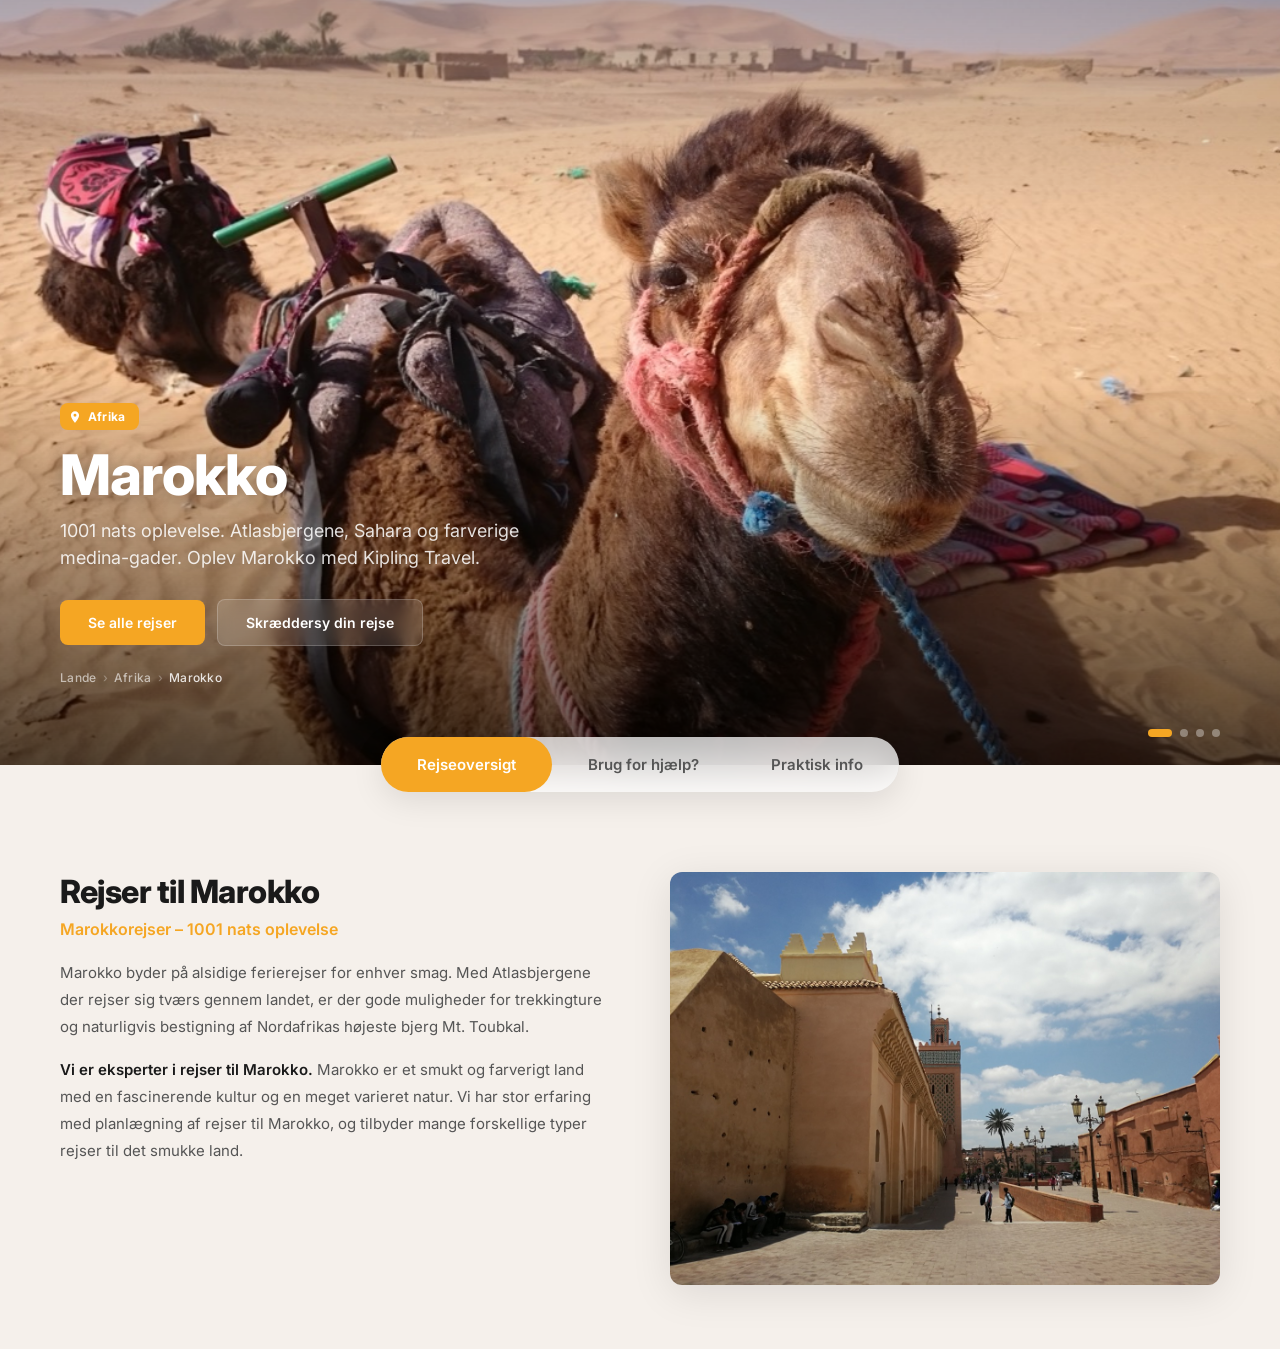
<file: hero.html>
<!DOCTYPE html>
<html lang="da">
<head>
  <meta charset="UTF-8">
  <meta name="viewport" content="width=device-width, initial-scale=1.0">
  <title>Marokko – Kipling Travel</title>
  <link rel="stylesheet" href="style.css?v=7">
  <style>
    /* ============================================
       HERO
       ============================================ */

    .hero {
      position: relative;
      width: 100%;
      height: 85vh;
      min-height: 520px;
      overflow: hidden;
    }

    /* Slideshow images */
    .hero-slide {
      position: absolute;
      inset: 0;
      opacity: 0;
      transition: opacity 1.2s ease;
    }

    .hero-slide.active {
      opacity: 1;
    }

    .hero-slide img {
      width: 100%;
      height: 100%;
      object-fit: cover;
      animation: heroZoom 18s ease forwards;
    }

    @keyframes heroZoom {
      from { transform: scale(1.0); }
      to { transform: scale(1.08); }
    }

    /* Gradient overlay */
    .hero::after {
      content: '';
      position: absolute;
      inset: 0;
      background:
        linear-gradient(to bottom,
          rgba(0, 0, 0, 0.25) 0%,
          rgba(0, 0, 0, 0.0) 30%,
          rgba(0, 0, 0, 0.0) 50%,
          rgba(0, 0, 0, 0.65) 100%
        );
      z-index: 1;
      pointer-events: none;
    }

    /* Content */
    .hero-content {
      position: absolute;
      bottom: 0;
      left: 0;
      right: 0;
      z-index: 2;
      padding: 0 60px 64px;
      max-width: 1280px;
      margin: 0 auto;
    }

    .hero-breadcrumb {
      display: flex;
      align-items: center;
      gap: 6px;
      font-size: 12px;
      font-weight: 500;
      color: rgba(255, 255, 255, 0.6);
      margin-bottom: 16px;
      letter-spacing: 0.3px;
    }

    .hero-breadcrumb a {
      color: rgba(255, 255, 255, 0.6);
      transition: color 0.2s;
    }

    .hero-breadcrumb a:hover {
      color: #fff;
    }

    .hero-breadcrumb .bc-sep {
      color: rgba(255, 255, 255, 0.3);
    }

    .hero-title {
      font-size: 56px;
      font-weight: 800;
      color: #fff;
      letter-spacing: -1px;
      line-height: 1.05;
      text-shadow: 0 2px 20px rgba(0, 0, 0, 0.3);
      margin-bottom: 12px;
    }

    .hero-tagline {
      font-size: 18px;
      font-weight: 400;
      color: rgba(255, 255, 255, 0.85);
      line-height: 1.5;
      max-width: 520px;
      margin-bottom: 28px;
      text-shadow: 0 1px 8px rgba(0, 0, 0, 0.2);
    }

    .hero-actions {
      display: flex;
      gap: 12px;
      align-items: center;
    }

    .hero-btn {
      font-family: inherit;
      font-size: 14px;
      font-weight: 600;
      padding: 14px 28px;
      border-radius: 8px;
      border: none;
      cursor: pointer;
      transition: all 0.25s ease;
      text-decoration: none;
    }

    .hero-btn-primary {
      background: #f5a623;
      color: #fff;
    }

    .hero-btn-primary:hover {
      background: #e89518;
      transform: translateY(-1px);
      box-shadow: 0 6px 20px rgba(245, 166, 35, 0.3);
    }

    .hero-btn-secondary {
      background: rgba(255, 255, 255, 0.12);
      backdrop-filter: blur(8px);
      -webkit-backdrop-filter: blur(8px);
      color: #fff;
      border: 1px solid rgba(255, 255, 255, 0.2);
    }

    .hero-btn-secondary:hover {
      background: rgba(255, 255, 255, 0.2);
      border-color: rgba(255, 255, 255, 0.35);
    }

    /* Slide indicators */
    .hero-indicators {
      position: absolute;
      bottom: 28px;
      right: 60px;
      z-index: 3;
      display: flex;
      gap: 8px;
    }

    .hero-dot {
      width: 8px;
      height: 8px;
      border-radius: 50%;
      background: rgba(255, 255, 255, 0.35);
      border: none;
      cursor: pointer;
      padding: 0;
      transition: all 0.3s ease;
    }

    .hero-dot.active {
      background: #f5a623;
      width: 24px;
      border-radius: 4px;
    }

    /* Navigation arrows */
    .hero-arrow {
      position: absolute;
      top: 50%;
      transform: translateY(-50%);
      z-index: 3;
      width: 48px;
      height: 48px;
      border-radius: 50%;
      border: none;
      background: rgba(255, 255, 255, 0.1);
      backdrop-filter: blur(10px);
      -webkit-backdrop-filter: blur(10px);
      color: #fff;
      font-size: 20px;
      cursor: pointer;
      display: flex;
      align-items: center;
      justify-content: center;
      transition: all 0.3s ease;
      opacity: 0;
    }

    .hero:hover .hero-arrow {
      opacity: 1;
    }

    .hero-arrow:hover {
      background: rgba(255, 255, 255, 0.25);
      transform: translateY(-50%) scale(1.05);
    }

    .hero-arrow-left { left: 24px; }
    .hero-arrow-right { right: 24px; }

    /* Bottom nav bar */

    .hero-nav {
      position: relative;
      z-index: 10;
      display: flex;
      gap: 0;
      width: fit-content;
      margin: -28px auto 0;
      background: rgba(255, 255, 255, 0.72);
      backdrop-filter: blur(20px);
      -webkit-backdrop-filter: blur(20px);
      border-radius: 100px;
      box-shadow: 0 8px 32px rgba(0, 0, 0, 0.1);
    }

    .hero-nav-item {
      padding: 18px 36px;
      font-size: 15px;
      font-weight: 600;
      color: #555;
      text-decoration: none;
      position: relative;
      transition: all 0.25s ease;
      white-space: nowrap;
    }

    .hero-nav-item:hover {
      color: #1a1a1a;
      background: rgba(245, 166, 35, 0.08);
    }

    .hero-nav-item:first-child {
      border-radius: 100px 0 0 100px;
    }

    .hero-nav-item:last-child {
      border-radius: 0 100px 100px 0;
    }

    .hero-nav-item.active {
      background: #f5a623;
      color: #fff;
      border-radius: 100px;
    }

    /* ============================================
       INTRO SECTION
       ============================================ */

    .intro {
      max-width: 1280px;
      margin: 0 auto;
      padding: 80px 60px 64px;
      display: grid;
      grid-template-columns: 1fr 1fr;
      gap: 60px;
      align-items: start;
    }

    .intro-title {
      font-size: 32px;
      font-weight: 800;
      color: #1a1a1a;
      letter-spacing: -0.5px;
      margin-bottom: 8px;
    }

    .intro-subtitle {
      font-size: 16px;
      font-weight: 600;
      color: #f5a623;
      margin-bottom: 20px;
    }

    .intro-text {
      font-size: 15px;
      line-height: 1.8;
      color: #555;
    }

    .intro-text p {
      margin-bottom: 16px;
    }

    .intro-text strong {
      color: #1a1a1a;
      font-weight: 600;
    }

    .intro-image {
      border-radius: 12px;
      overflow: hidden;
      aspect-ratio: 4 / 3;
      box-shadow: 0 8px 40px rgba(0, 0, 0, 0.1);
    }

    .intro-image img {
      width: 100%;
      height: 100%;
      object-fit: cover;
    }

    /* ============================================
       RESPONSIVE
       ============================================ */

    @media (max-width: 900px) {
      .hero { height: 70vh; }
      .hero-content { padding: 0 24px 48px; }
      .hero-title { font-size: 38px; }
      .hero-tagline { font-size: 15px; }
      .hero-country { left: 24px; }
      .hero-indicators { right: 24px; }
      .hero-arrow { display: none; }

      .intro {
        grid-template-columns: 1fr;
        padding: 40px 24px;
        gap: 32px;
      }
    }

    @media (max-width: 600px) {
      .hero { height: 60vh; min-height: 400px; }
      .hero-title { font-size: 32px; }
      .hero-actions { flex-direction: column; align-items: stretch; }
    }
  </style>
</head>
<body>

  <!-- ============ HERO ============ -->
  <div class="hero">

    <!-- Slides -->
    <div class="hero-slide active">
      <img src="Marokko/Sahara-Marokko-KiplingTravel-025.JPG" alt="Sahara, Marokko">
    </div>
    <div class="hero-slide">
      <img src="Marokko/vandrere_atlas.jpg" alt="Vandrere i Atlasbjergene">
    </div>
    <div class="hero-slide">
      <img src="Marokko/Ait-Ben-Haddou-KiplingTravel-web.jpg" alt="Ait Ben Haddou">
    </div>
    <div class="hero-slide">
      <img src="Marokko/Essaouira-Marokko-KiplingTravel.jpg" alt="Essaouira">
    </div>


    <!-- Arrows -->
    <button class="hero-arrow hero-arrow-left" onclick="heroNav(-1)">
      <svg width="20" height="20" viewBox="0 0 24 24" fill="none" stroke="currentColor" stroke-width="2"><path d="M15 18l-6-6 6-6"/></svg>
    </button>
    <button class="hero-arrow hero-arrow-right" onclick="heroNav(1)">
      <svg width="20" height="20" viewBox="0 0 24 24" fill="none" stroke="currentColor" stroke-width="2"><path d="M9 18l6-6-6-6"/></svg>
    </button>

    <!-- Content -->
    <div class="hero-content">
      <div class="pill pill-country" style="margin-bottom: 16px;">
        <span class="pill-icon"><svg viewBox="0 0 24 24"><path d="M12 2C8.13 2 5 5.13 5 9c0 5.25 7 13 7 13s7-7.75 7-13c0-3.87-3.13-7-7-7zm0 9.5a2.5 2.5 0 010-5 2.5 2.5 0 010 5z"/></svg></span>
        <span class="pill-text">Afrika</span>
      </div>
      <h1 class="hero-title">Marokko</h1>
      <p class="hero-tagline">1001 nats oplevelse. Atlasbjergene, Sahara og farverige medina-gader. Oplev Marokko med Kipling Travel.</p>
      <div class="hero-actions">
        <a href="rejseoversigt.html" class="hero-btn hero-btn-primary">Se alle rejser</a>
        <a href="formularx.html" class="hero-btn hero-btn-secondary">Skræddersy din rejse</a>
      </div>
      <div class="hero-breadcrumb" style="margin-top: 24px;">
        <a href="#">Lande</a> <span class="bc-sep">›</span>
        <a href="#">Afrika</a> <span class="bc-sep">›</span>
        <span style="color: rgba(255,255,255,0.85);">Marokko</span>
      </div>
    </div>

    <!-- Dots -->
    <div class="hero-indicators">
      <button class="hero-dot active" onclick="heroGo(0)"></button>
      <button class="hero-dot" onclick="heroGo(1)"></button>
      <button class="hero-dot" onclick="heroGo(2)"></button>
      <button class="hero-dot" onclick="heroGo(3)"></button>
    </div>

  </div>

  <!-- Bottom nav (outside hero so it's not clipped) -->
  <nav class="hero-nav">
    <a href="rejseoversigt.html" class="hero-nav-item active">Rejseoversigt</a>
    <a href="#" class="hero-nav-item">Brug for hjælp?</a>
    <a href="#" class="hero-nav-item">Praktisk info</a>
  </nav>

  <!-- ============ INTRO ============ -->
  <section class="intro">
    <div>
      <h2 class="intro-title">Rejser til Marokko</h2>
      <p class="intro-subtitle">Marokkorejser – 1001 nats oplevelse</p>
      <div class="intro-text">
        <p>Marokko byder på alsidige ferierejser for enhver smag. Med Atlasbjergene der rejser sig tværs gennem landet, er der gode muligheder for trekkingture og naturligvis bestigning af Nordafrikas højeste bjerg Mt. Toubkal.</p>
        <p><strong>Vi er eksperter i rejser til Marokko.</strong> Marokko er et smukt og farverigt land med en fascinerende kultur og en meget varieret natur. Vi har stor erfaring med planlægning af rejser til Marokko, og tilbyder mange forskellige typer rejser til det smukke land.</p>
      </div>
    </div>
    <div class="intro-image">
      <img src="Marokko/Marrakesh.jpg" alt="Marrakesh">
    </div>
  </section>

  <!-- ============ SLIDESHOW JS ============ -->
  <script>
    const slides = document.querySelectorAll('.hero-slide');
    const dots = document.querySelectorAll('.hero-dot');
    let current = 0;
    let timer;

    function heroGo(i) {
      slides[current].classList.remove('active');
      dots[current].classList.remove('active');
      // Reset zoom animation
      slides[i].querySelector('img').style.animation = 'none';
      slides[i].querySelector('img').offsetHeight; // reflow
      slides[i].querySelector('img').style.animation = '';

      current = i;
      slides[current].classList.add('active');
      dots[current].classList.add('active');
      resetTimer();
    }

    function heroNav(dir) {
      let next = (current + dir + slides.length) % slides.length;
      heroGo(next);
    }

    function resetTimer() {
      clearInterval(timer);
      timer = setInterval(() => heroNav(1), 7000);
    }

    resetTimer();
  </script>

</body>
</html>
</file>
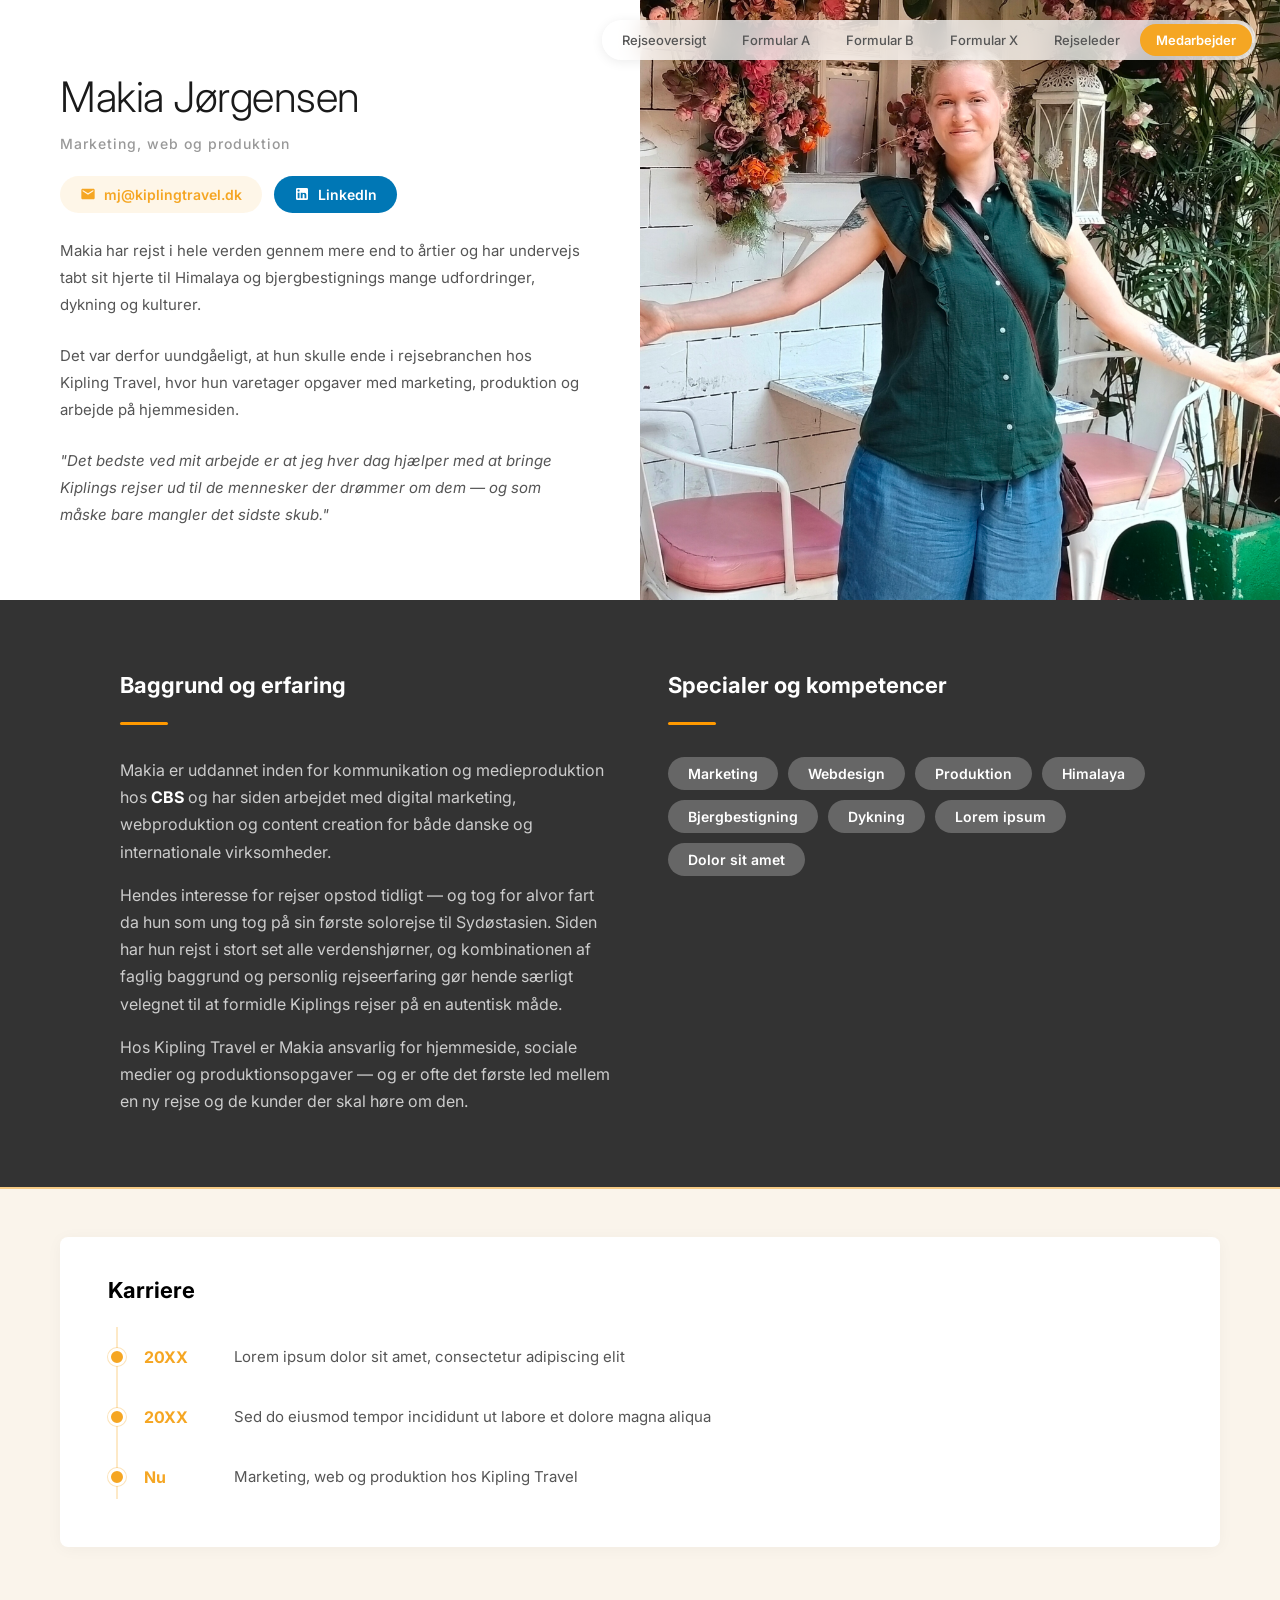
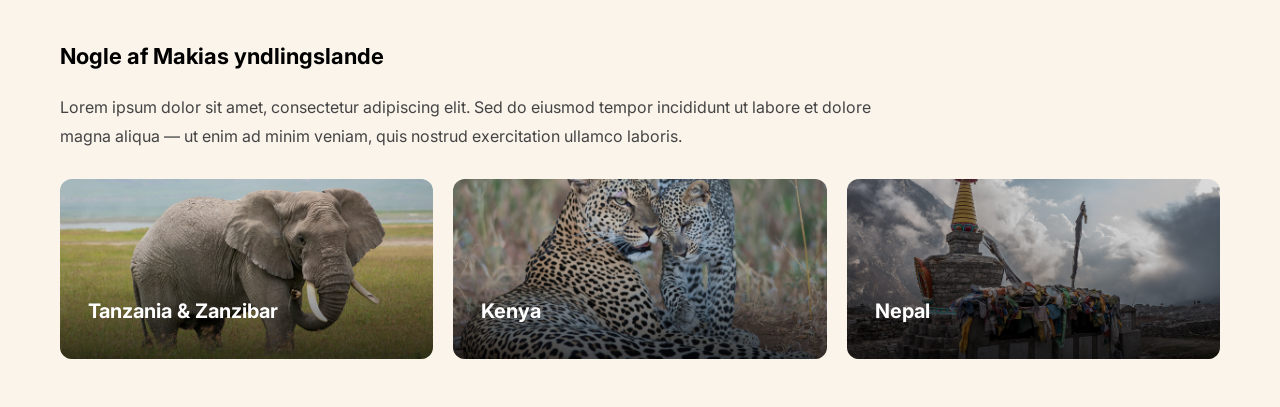
<file: medarbejder.html>
<!DOCTYPE html>
<html lang="da">
<head>
  <meta charset="UTF-8">
  <meta name="viewport" content="width=device-width, initial-scale=1.0">
  <title>Makia Jørgensen – Medarbejder | Kipling Travel</title>
  <link rel="stylesheet" href="style.css?v=5">
  <style>

    body { background: #FAF4EB; }

    /* ============ HERO ============ */

    .rl-hero {
      display: grid;
      grid-template-columns: 1fr 1fr;
      min-height: 600px;
      background: #fff;
    }

    .rl-hero-text {
      display: flex;
      flex-direction: column;
      align-items: flex-start;
      justify-content: center;
      text-align: left;
      padding: 60px 56px 60px calc(max(60px, (100vw - 1280px) / 2 + 60px));
      gap: 8px;
    }

    .rl-subtitle {
      font-size: 14px;
      font-weight: 500;
      letter-spacing: 1px;
      color: #999;
      margin: 4px 0 0;
    }

    .rl-name {
      font-size: 42px;
      font-weight: 300;
      color: #1a1a1a;
      line-height: 1.2;
      margin: 0;
      letter-spacing: -0.5px;
    }

    .rl-tagline {
      font-size: 15px;
      color: #777;
      font-style: italic;
      margin: 4px 0 0;
      display: none;
    }

    .rl-quote {
      font-size: 20px;
      font-style: italic;
      color: #555;
      line-height: 1.5;
      border-left: none;
      padding-left: 0;
      margin: 8px 0 20px;
      display: none;
    }

    .rl-bio-hero {
      font-size: 15px;
      line-height: 1.8;
      color: #555;
      margin: 16px 0 0;
    }

    .rl-bio-hero a {
      color: #f5a623;
      text-decoration: none;
    }

    .rl-bio-hero a:hover {
      text-decoration: underline;
    }

    .rl-books-hero {
      margin-top: 20px;
    }

    .rl-books-hero-title {
      font-size: 15px;
      font-weight: 700;
      color: #1a1a1a;
      margin: 0 0 8px;
    }

    .rl-books-hero-text {
      font-size: 15px;
      line-height: 1.8;
      color: #555;
      margin: 0;
    }

    .rl-books-hero-text em {
      color: #444;
    }

    .rl-books-hero-text a {
      color: #f5a623;
      text-decoration: none;
    }

    .rl-books-hero-text a:hover {
      text-decoration: underline;
    }

    .rl-hero-divider {
      width: 60px;
      height: 4px;
      background: #f5a623;
      border-radius: 2px;
      margin: 24px 0 0;
    }

    .rl-contact-row {
      display: flex;
      gap: 12px;
      margin-top: 16px;
      justify-content: flex-start;
    }

    .rl-contact-btn {
      display: inline-flex;
      align-items: center;
      gap: 8px;
      padding: 10px 20px;
      border-radius: 100px;
      font-size: 14px;
      font-weight: 600;
      text-decoration: none;
      transition: all 0.25s ease;
    }

    .rl-contact-btn.email {
      background: rgba(245, 166, 35, 0.1);
      color: #f5a623;
    }

    .rl-contact-btn.email:hover {
      background: rgba(245, 166, 35, 0.2);
    }

    .rl-contact-btn.linkedin {
      background: #0077b5;
      color: #fff;
    }

    .rl-contact-btn.linkedin:hover {
      background: #005f8d;
    }

    .rl-hero-image {
      position: relative;
      overflow: hidden;
    }

    .rl-hero-image img {
      width: 100%;
      height: 100%;
      object-fit: cover;
    }

    /* ============ SECTIONS ============ */

    .rl-section {
      max-width: 1280px;
      margin: 0 auto;
      padding: 48px 60px;
    }

    .rl-section-title {
      font-size: 22px;
      font-weight: 700;
      letter-spacing: 0;
      text-transform: none;
      color: #000;
      margin: 0 0 24px;
    }

    .rl-divider {
      width: 48px;
      height: 3px;
      background: #f5a623;
      border-radius: 2px;
      margin-bottom: 32px;
    }

    /* ============ OM ============ */

    .rl-bio {
      max-width: 820px;
    }

    .rl-bio p {
      font-size: 16px;
      line-height: 1.8;
      color: #444;
      margin: 0 0 16px;
    }

    /* ============ SPECIALER ============ */

    .rl-tags {
      display: flex;
      flex-wrap: wrap;
      gap: 10px;
    }

    .rl-tag {
      padding: 8px 20px;
      border-radius: 100px;
      font-size: 14px;
      font-weight: 600;
      background: rgba(217, 217, 217, 0.3);
      color: #fff;
      border: none;
    }

    /* ============ TWO-COLUMN LAYOUT ============ */

    .rl-two-col {
      display: grid;
      grid-template-columns: 1fr 1fr;
      gap: 56px;
      max-width: 1280px;
      margin: 0 auto;
      padding: 0 60px;
    }

    /* ============ KVALIFIKATIONER ============ */

    .rl-quals {
      display: flex;
      flex-direction: column;
      gap: 16px;
    }

    .rl-qual {
      font-size: 16px;
      line-height: 1.7;
      color: #444;
    }

    .rl-qual strong {
      color: #1a1a1a;
    }

    .rl-qual a {
      color: #f5a623;
      text-decoration: none;
    }

    .rl-qual a:hover {
      text-decoration: underline;
    }

    /* ============ MEDIER ============ */

    .rl-media-subtitle {
      font-size: 18px;
      font-weight: 700;
      color: #1a1a1a;
      margin: 32px 0 16px;
    }

    .rl-media-subtitle:first-of-type {
      margin-top: 0;
    }

    .rl-books {
      display: flex;
      flex-direction: column;
      gap: 32px;
      max-width: 820px;
    }

    .rl-books-intro {
      font-size: 16px;
      line-height: 1.8;
      color: #444;
      margin: 0;
    }

    .rl-book {
      padding: 28px 32px;
      background: #fff;
      border-radius: 16px;
      box-shadow: 0 2px 12px rgba(0, 0, 0, 0.04);
      border-left: 4px solid #f5a623;
    }

    .rl-book-title {
      font-size: 18px;
      font-weight: 700;
      color: #1a1a1a;
      margin: 0 0 8px;
    }

    .rl-book-desc {
      font-size: 15px;
      line-height: 1.7;
      color: #555;
      margin: 0 0 12px;
    }

    .rl-book-link {
      font-size: 14px;
      font-weight: 600;
      color: #f5a623;
      text-decoration: none;
    }

    .rl-book-link:hover {
      text-decoration: underline;
    }

    .rl-book-badge {
      display: inline-block;
      padding: 4px 12px;
      border-radius: 100px;
      font-size: 12px;
      font-weight: 600;
      background: rgba(245, 166, 35, 0.12);
      color: #f5a623;
      margin-bottom: 8px;
    }

    /* ============ DESTINATIONER ============ */

    .rl-destinations {
      display: grid;
      grid-template-columns: repeat(3, 1fr);
      gap: 20px;
    }

    .rl-dest {
      position: relative;
      border-radius: 12px;
      overflow: hidden;
      height: 180px;
      cursor: pointer;
      transition: all 0.3s ease;
    }

    .rl-dest:hover {
      transform: translateY(-3px);
      box-shadow: 0 12px 32px rgba(0, 0, 0, 0.15);
    }

    .rl-dest img {
      width: 100%;
      height: 100%;
      object-fit: cover;
      display: block;
      transition: transform 0.4s ease;
    }

    .rl-dest:hover img {
      transform: scale(1.05);
    }

    .rl-dest-overlay {
      position: absolute;
      inset: 0;
      background: linear-gradient(to top, rgba(0,0,0,0.7) 0%, rgba(0,0,0,0.2) 50%, rgba(0,0,0,0.1) 100%);
      display: flex;
      flex-direction: column;
      justify-content: flex-end;
      padding: 28px;
      transition: background 0.3s ease;
    }

    .rl-dest:hover .rl-dest-overlay {
      background: linear-gradient(to top, rgba(0,0,0,0.8) 0%, rgba(0,0,0,0.4) 60%, rgba(0,0,0,0.2) 100%);
    }

    .rl-dest h3 {
      font-size: 20px;
      font-weight: 700;
      color: #fff;
      margin: 0;
      transition: transform 0.3s ease;
    }

    .rl-dest:hover h3 {
      transform: translateY(-4px);
    }

    .rl-dest p {
      font-size: 14px;
      line-height: 1.6;
      color: rgba(255,255,255,0.9);
      margin: 8px 0 0;
      max-height: 0;
      opacity: 0;
      overflow: hidden;
      transition: all 0.3s ease;
    }

    .rl-dest:hover p {
      max-height: 100px;
      opacity: 1;
    }

    /* ============ KARRIERE TIMELINE ============ */

    .rl-timeline {
      max-width: 1280px;
      margin: 0 auto;
      background: #fff;
      border-radius: 8px;
      box-shadow: 0 2px 16px rgba(0, 0, 0, 0.04);
      padding: 40px 48px;
      position: relative;
    }

    .rl-timeline .rl-tl-header {
      font-size: 22px;
      font-weight: 700;
      color: #000;
      margin: 0 0 24px;
    }

    /* ============ FOREDRAG ============ */

    .rl-foredrag {
      max-width: 100%;
    }

    .rl-foredrag-header {
      display: grid;
      grid-template-columns: 1.2fr 1.5fr 1.5fr auto;
      gap: 20px;
      padding: 14px 24px;
      background: #e0d5c4;
      border-radius: 6px 6px 0 0;
      font-size: 14px;
      font-weight: 600;
      color: #555;
    }

    .rl-foredrag-row {
      display: grid;
      grid-template-columns: 1.2fr 1.5fr 1.5fr auto;
      gap: 20px;
      align-items: center;
      padding: 20px 24px;
      background: #fff;
      border-bottom: 1px solid #eee;
      font-size: 15px;
      color: #444;
      line-height: 1.5;
    }

    .rl-foredrag-btn {
      display: inline-block;
      padding: 10px 28px;
      background: #333;
      color: #fff;
      text-decoration: none;
      border-radius: 6px;
      font-size: 14px;
      font-weight: 600;
      transition: background 0.2s ease;
    }

    .rl-foredrag-btn:hover {
      background: #555;
    }

    /* ============ KUNDEUDTALELSER ============ */

    .rl-testimonials {
      background: #333;
      padding: 72px 60px;
    }

    .rl-testimonials-inner {
      max-width: 750px;
      margin: 0 auto;
      position: relative;
      overflow: hidden;
    }

    .rl-testimonial-track {
      display: flex;
      transition: transform 0.6s ease;
    }

    .rl-testimonial {
      text-align: center;
      padding: 0 60px;
      box-sizing: border-box;
      min-width: 100%;
      width: 100%;
    }

    .rl-testimonial-dots {
      display: flex;
      justify-content: center;
      gap: 10px;
      margin-top: 28px;
    }

    .rl-testimonial-dot {
      width: 10px;
      height: 10px;
      border-radius: 50%;
      background: rgba(255,255,255,0.3);
      border: none;
      cursor: pointer;
      transition: background 0.2s ease;
      padding: 0;
    }

    .rl-testimonial-dot.active {
      background: #f5a623;
    }

    .rl-quote-icon {
      font-size: 74px;
      line-height: 1;
      color: #f5a623;
      font-family: Georgia, serif;
      margin-bottom: 12px;
    }

    .rl-quote-text {
      font-size: 18px;
      font-style: italic;
      line-height: 1.7;
      color: #fff;
      margin: 0 0 24px;
      padding: 0;
      font-weight: 400;
      word-wrap: break-word;
    }

    .rl-quote-author {
      font-size: 18px;
      font-weight: 600;
      color: #fff;
      margin: 0 0 4px;
    }

    .rl-quote-trip {
      font-size: 15px;
      color: rgba(255, 255, 255, 0.6);
      margin: 0 0 20px;
    }

    .rl-quote-link {
      font-size: 14px;
      color: rgba(255, 255, 255, 0.7);
      text-decoration: none;
      transition: color 0.2s ease;
    }

    .rl-quote-link:hover {
      color: #fff;
    }

    .rl-timeline::before {
      content: '';
      position: absolute;
      left: 56px;
      top: 90px;
      bottom: 48px;
      width: 2px;
      background: rgba(245, 166, 35, 0.25);
    }

    .rl-tl-item {
      display: grid;
      grid-template-columns: 16px 70px 1fr;
      gap: 0 20px;
      align-items: center;
      padding: 18px 0;
      position: relative;
    }

    .rl-tl-item::before {
      content: '';
      width: 12px;
      height: 12px;
      border-radius: 50%;
      background: #f5a623;
      border: 3px solid #fff;
      box-shadow: 0 0 0 1px rgba(245,166,35,0.3);
    }

    .rl-tl-year {
      font-size: 16px;
      font-weight: 700;
      color: #f5a623;
    }

    .rl-tl-desc {
      font-size: 15px;
      line-height: 1.6;
      color: #555;
    }

    /* ============ KOMMENDE REJSER ============ */

    .rl-trips {
      display: grid;
      grid-template-columns: repeat(3, 1fr);
      gap: 20px;
    }

    .rl-trip {
      background: #fff;
      border-radius: 16px;
      overflow: hidden;
      box-shadow: 0 2px 12px rgba(0, 0, 0, 0.04);
      transition: all 0.25s ease;
    }

    .rl-trip:hover {
      transform: translateY(-2px);
      box-shadow: 0 8px 24px rgba(0, 0, 0, 0.08);
    }

    .rl-trip-img {
      width: 100%;
      height: 200px;
      object-fit: cover;
    }

    .rl-trip-body {
      padding: 24px;
    }

    .rl-trip-title {
      font-size: 16px;
      font-weight: 700;
      color: #1a1a1a;
      margin: 0 0 8px;
    }

    .rl-trip-meta {
      font-size: 14px;
      color: #888;
      margin: 0 0 12px;
    }

    .rl-trip-price {
      font-size: 18px;
      font-weight: 800;
      color: #f5a623;
    }

    /* ============ ALTERNATING BACKGROUNDS ============ */

    .rl-section.alt {
      background: #FAF4EB;
      padding-top: 72px;
      padding-bottom: 72px;
      max-width: 100%;
    }

    .rl-section.alt > * {
      max-width: 1280px;
      margin-left: auto;
      margin-right: auto;
      padding-left: 60px;
      padding-right: 60px;
    }

    .rl-section.alt > .rl-section-title,
    .rl-section.alt > .rl-divider {
      padding-left: 60px;
      padding-right: 60px;
    }

    .rl-books-section {
      background: #FAF4EB !important;
    }

    /* Dark section */
    .rl-dark {
      background: #333 !important;
    }

    .rl-dark .rl-section-title {
      color: #fff;
    }

    .rl-dark .rl-divider {
      background: #FF9900;
    }

    .rl-dark .rl-qual {
      color: #ccc;
    }

    .rl-dark .rl-qual strong {
      color: #fff;
    }

    .rl-dark .rl-qual a {
      color: #FF9900;
    }

  </style>
</head>
<body>

  <nav class="site-nav">
    <a href="rejseoversigt.html">Rejseoversigt</a>
    <a href="bestil.html">Formular A</a>
    <a href="formular.html">Formular B</a>
    <a href="formularx.html">Formular X</a>
    <a href="rejseleder.html">Rejseleder</a>
    <a href="medarbejder.html" class="active">Medarbejder</a>
  </nav>

  <!-- ============ HERO ============ -->
  <div class="rl-hero">
    <div class="rl-hero-text">
      <h1 class="rl-name">Makia Jørgensen</h1>
      <span class="rl-subtitle">Marketing, web og produktion</span>

      <div class="rl-contact-row">
        <a href="mailto:mj@kiplingtravel.dk" class="rl-contact-btn email">
          <svg viewBox="0 0 24 24" width="16" height="16"><path d="M20 4H4c-1.1 0-2 .9-2 2v12c0 1.1.9 2 2 2h16c1.1 0 2-.9 2-2V6c0-1.1-.9-2-2-2zm0 4l-8 5-8-5V6l8 5 8-5v2z" fill="currentColor"/></svg>
          mj@kiplingtravel.dk
        </a>
        <a href="#" class="rl-contact-btn linkedin">
          <svg viewBox="0 0 24 24" width="16" height="16"><path d="M19 3a2 2 0 012 2v14a2 2 0 01-2 2H5a2 2 0 01-2-2V5a2 2 0 012-2h14m-.5 15.5v-5.3a3.26 3.26 0 00-3.26-3.26c-.85 0-1.84.52-2.32 1.3v-1.11h-2.79v8.37h2.79v-4.93c0-.77.62-1.4 1.39-1.4a1.4 1.4 0 011.4 1.4v4.93h2.79M6.88 8.56a1.68 1.68 0 001.68-1.68c0-.93-.75-1.69-1.68-1.69a1.69 1.69 0 00-1.69 1.69c0 .93.76 1.68 1.69 1.68m1.39 9.94v-8.37H5.5v8.37h2.77z" fill="currentColor"/></svg>
          LinkedIn
        </a>
      </div>

      <p class="rl-bio-hero">Makia har rejst i hele verden gennem mere end to årtier og har undervejs tabt sit hjerte til Himalaya og bjergbestignings mange udfordringer, dykning og kulturer.</p>

      <p class="rl-bio-hero">Det var derfor uundgåeligt, at hun skulle ende i rejsebranchen hos Kipling Travel, hvor hun varetager opgaver med marketing, produktion og arbejde på hjemmesiden.</p>

      <p class="rl-bio-hero" style="font-style: italic;">"Det bedste ved mit arbejde er at jeg hver dag hjælper med at bringe Kiplings rejser ud til de mennesker der drømmer om dem &mdash; og som måske bare mangler det sidste skub."</p>
    </div>
    <div class="rl-hero-image">
      <img src="Billeder/MakiaJ%C3%B8rgensen-KiplingTravel.jpg" alt="Makia Jørgensen">
    </div>
  </div>

  <!-- ============ SPECIALER & KVALIFIKATIONER ============ -->
  <div class="rl-section alt rl-dark">
    <div class="rl-two-col">
      <div>
        <h2 class="rl-section-title">Baggrund og erfaring</h2>
        <div class="rl-divider"></div>
        <div class="rl-quals">
          <p class="rl-qual">Makia er uddannet inden for kommunikation og medieproduktion hos <strong>CBS</strong> og har siden arbejdet med digital marketing, webproduktion og content creation for både danske og internationale virksomheder.</p>
          <p class="rl-qual">Hendes interesse for rejser opstod tidligt &mdash; og tog for alvor fart da hun som ung tog på sin første solorejse til Sydøstasien. Siden har hun rejst i stort set alle verdenshjørner, og kombinationen af faglig baggrund og personlig rejseerfaring gør hende særligt velegnet til at formidle Kiplings rejser på en autentisk måde.</p>
          <p class="rl-qual">Hos Kipling Travel er Makia ansvarlig for hjemmeside, sociale medier og produktionsopgaver &mdash; og er ofte det første led mellem en ny rejse og de kunder der skal høre om den.</p>
        </div>
      </div>
      <div>
        <h2 class="rl-section-title">Specialer og kompetencer</h2>
        <div class="rl-divider"></div>
        <div class="rl-tags">
          <span class="rl-tag">Marketing</span>
          <span class="rl-tag">Webdesign</span>
          <span class="rl-tag">Produktion</span>
          <span class="rl-tag">Himalaya</span>
          <span class="rl-tag">Bjergbestigning</span>
          <span class="rl-tag">Dykning</span>
          <span class="rl-tag">Lorem ipsum</span>
          <span class="rl-tag">Dolor sit amet</span>
        </div>
      </div>
    </div>
  </div>

  <hr style="max-width: 1280px; margin: 0 auto; border: none; border-top: 2px solid #f5a623; opacity: 0.5;">

  <!-- ============ KARRIERE ============ -->
  <div class="rl-section">
    <div class="rl-timeline">
      <h2 class="rl-tl-header">Karriere</h2>
      <div class="rl-tl-item">
        <span class="rl-tl-year">20XX</span>
        <span class="rl-tl-desc">Lorem ipsum dolor sit amet, consectetur adipiscing elit</span>
      </div>
      <div class="rl-tl-item">
        <span class="rl-tl-year">20XX</span>
        <span class="rl-tl-desc">Sed do eiusmod tempor incididunt ut labore et dolore magna aliqua</span>
      </div>
      <div class="rl-tl-item">
        <span class="rl-tl-year">Nu</span>
        <span class="rl-tl-desc">Marketing, web og produktion hos Kipling Travel</span>
      </div>
    </div>
  </div>

  <!-- ============ DESTINATIONER ============ -->
  <div class="rl-section">
    <h2 class="rl-section-title">Nogle af Makias yndlingslande</h2>
    <p style="font-size: 16px; line-height: 1.8; color: #444; margin: 0 0 28px; max-width: 820px;">Lorem ipsum dolor sit amet, consectetur adipiscing elit. Sed do eiusmod tempor incididunt ut labore et dolore magna aliqua &mdash; ut enim ad minim veniam, quis nostrud exercitation ullamco laboris.</p>
    <div class="rl-destinations">
      <div class="rl-dest">
        <img src="Billeder/Tanzania.png" alt="Tanzania & Zanzibar">
        <div class="rl-dest-overlay">
          <h3>Tanzania & Zanzibar</h3>
          <p>Serengeti, Ngorongoro-krateret og Hadza-folket ved Lake Eyasi. Afrikas vildeste wildlife-sceneri.</p>
        </div>
      </div>
      <div class="rl-dest">
        <img src="Billeder/Kenya.png" alt="Kenya">
        <div class="rl-dest-overlay">
          <h3>Kenya</h3>
          <p>Den store gnu-migration og Maasai Mara. Et safari-mekka Henrik kender i detaljer.</p>
        </div>
      </div>
      <div class="rl-dest">
        <img src="Billeder/Nepal.png" alt="Nepal">
        <div class="rl-dest-overlay">
          <h3>Nepal</h3>
          <p>Himalayaens trekkingruter og kulturelle rigdom. Henrik har ledt adskillige Nepal-ekspeditioner.</p>
        </div>
      </div>
    </div>
  </div>

</body>
</html>
</file>
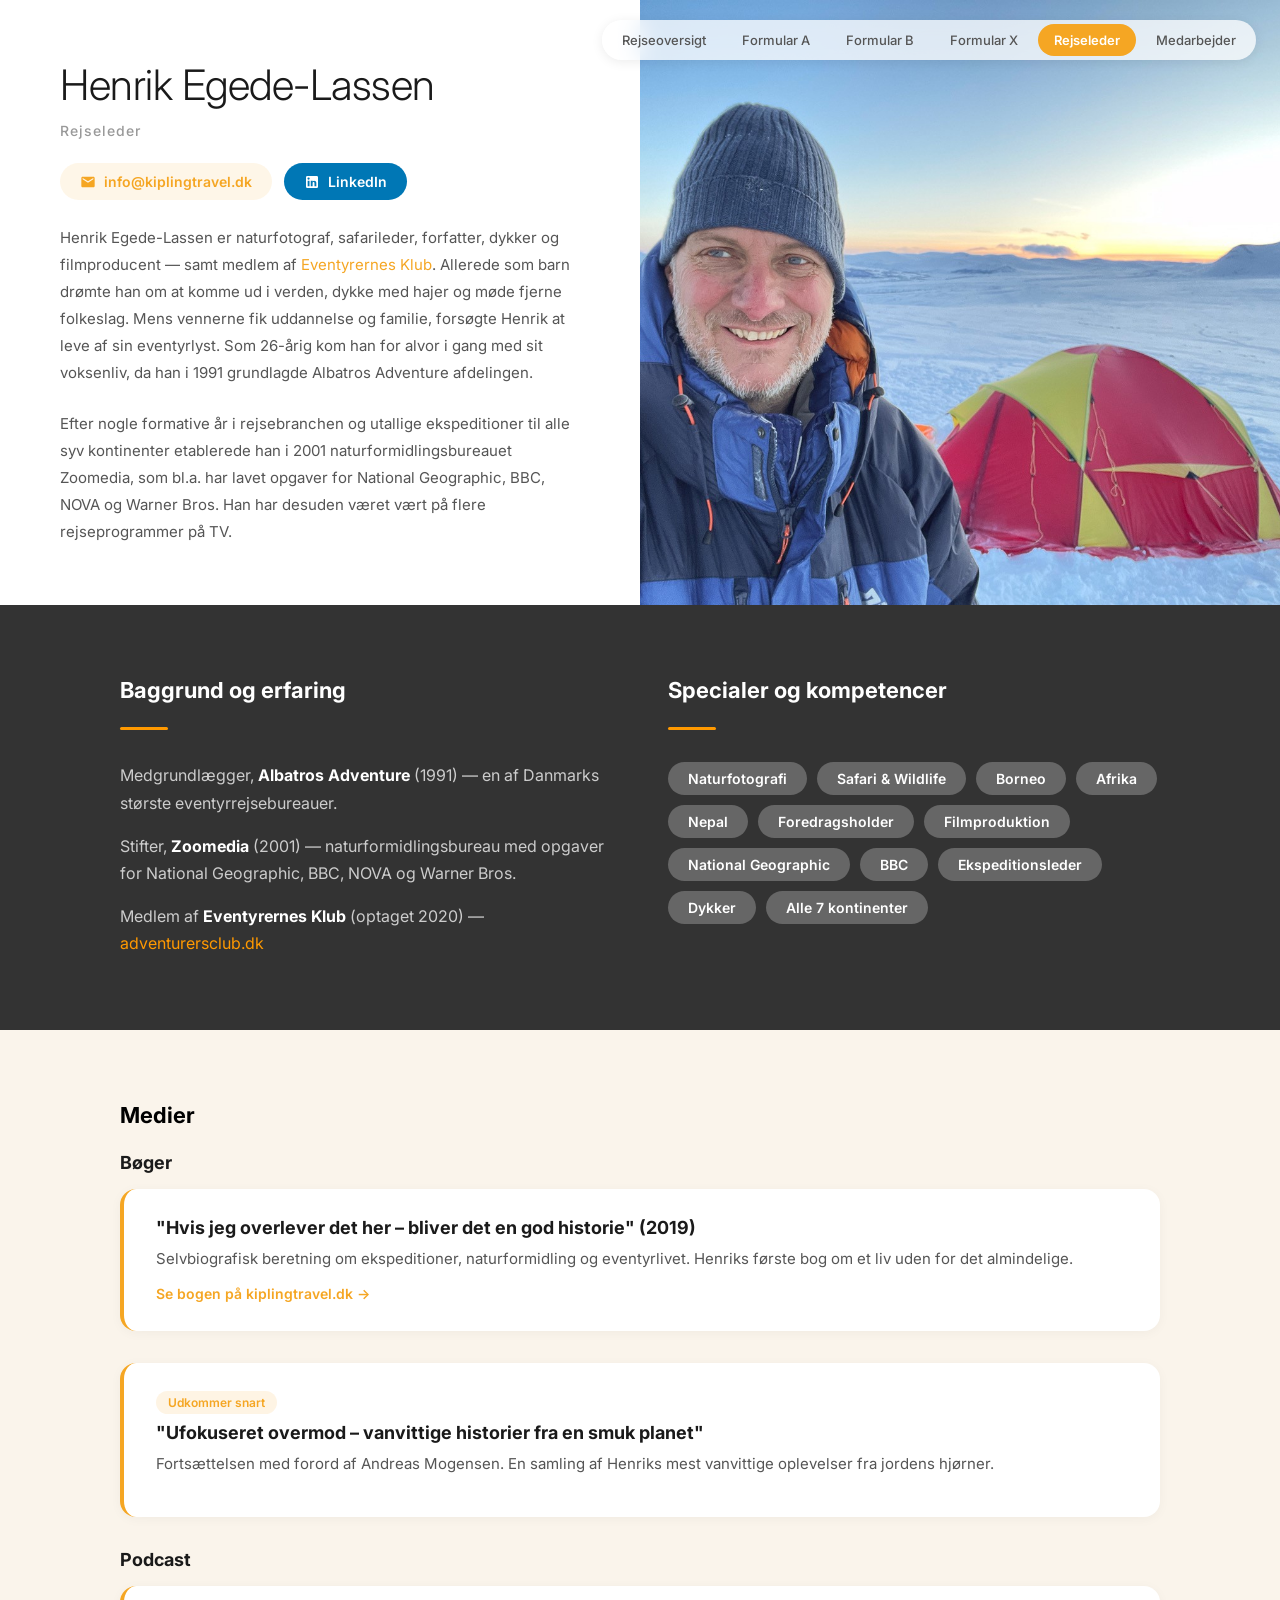
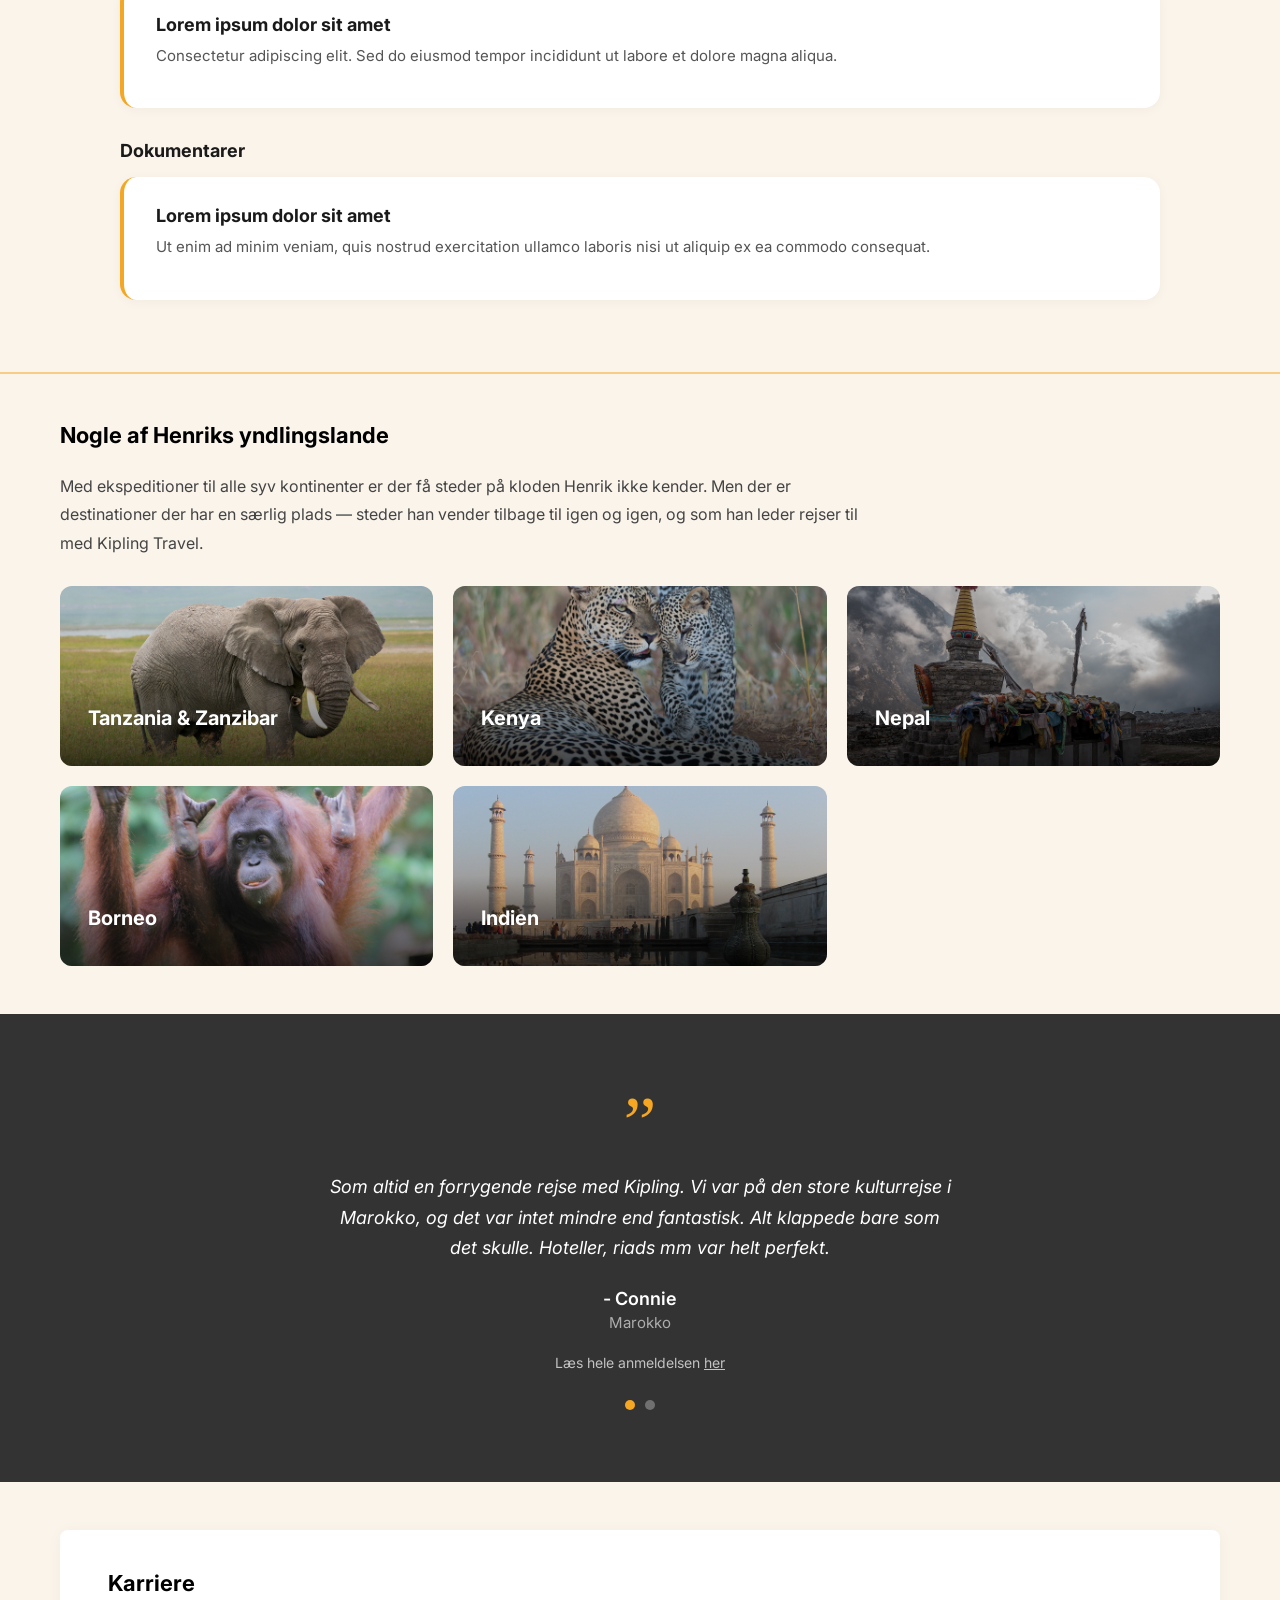
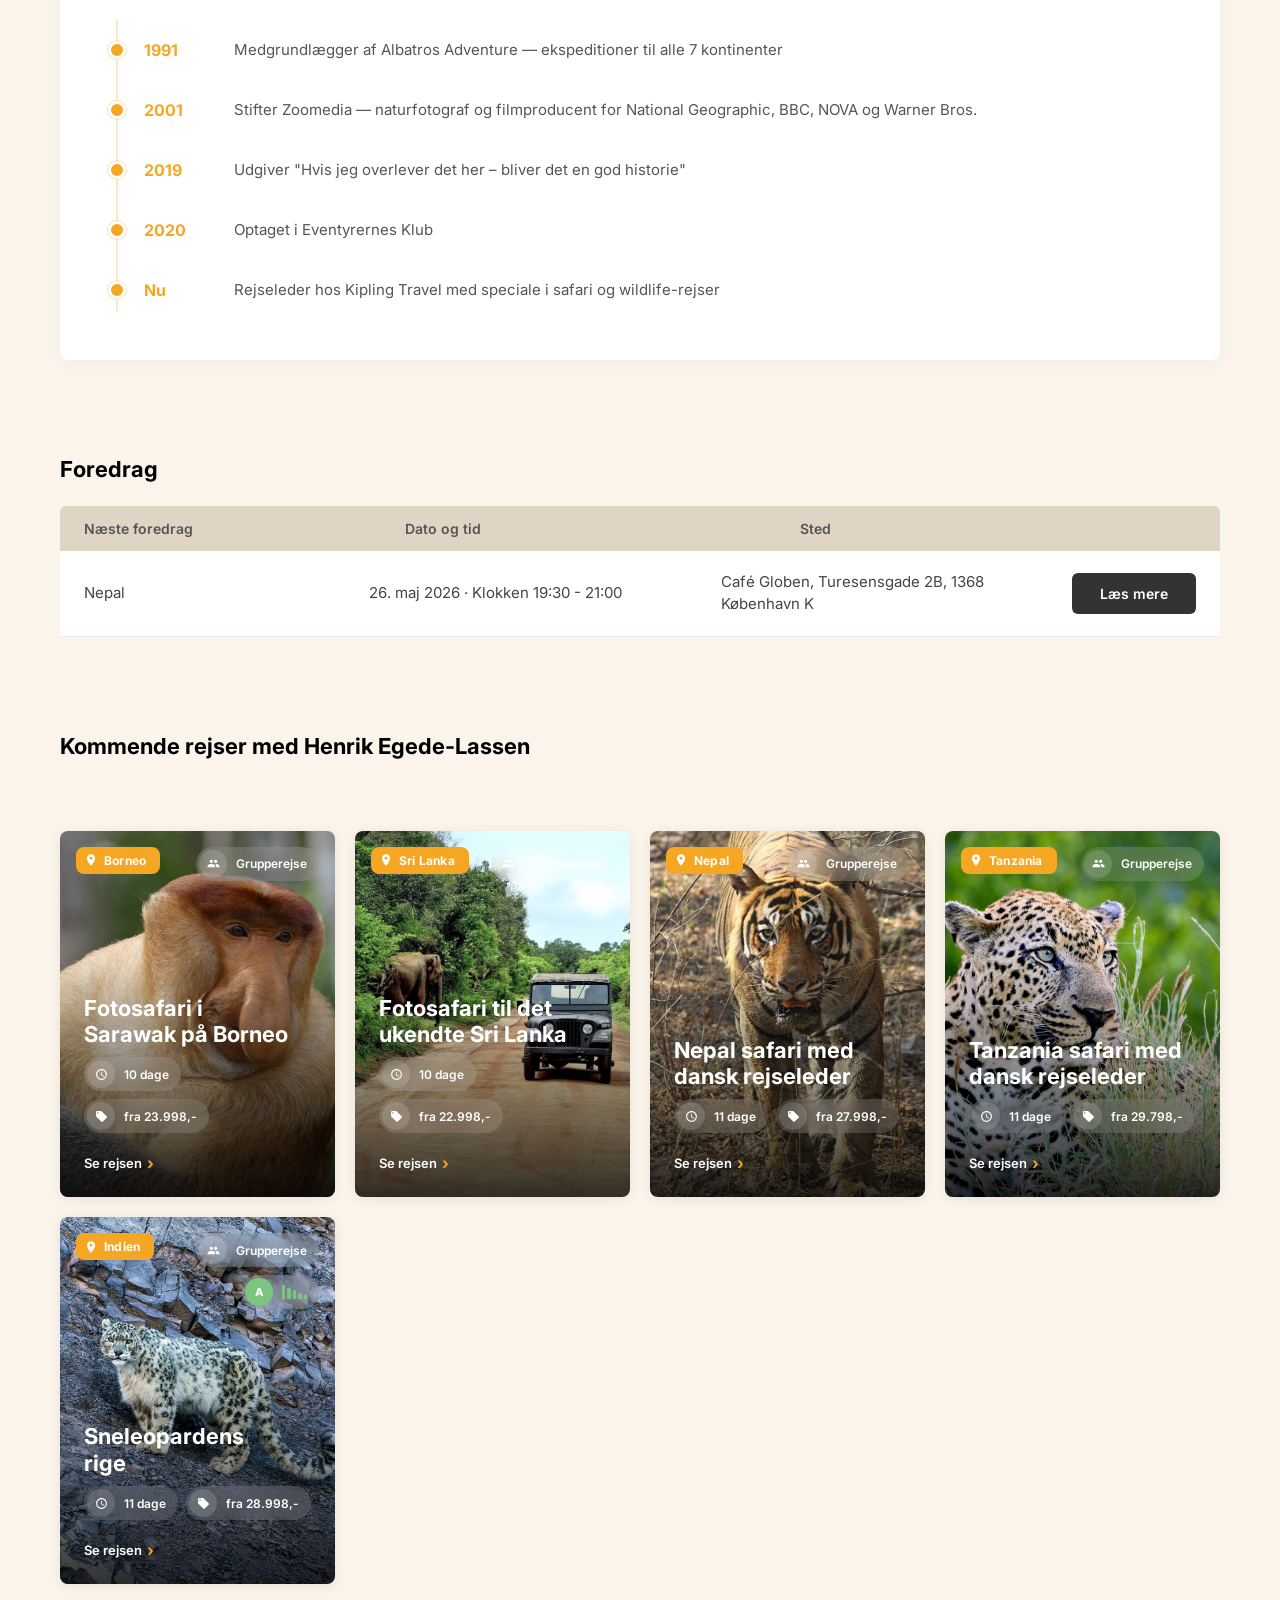
<file: rejseleder.html>
<!DOCTYPE html>
<html lang="da">
<head>
  <meta charset="UTF-8">
  <meta name="viewport" content="width=device-width, initial-scale=1.0">
  <title>Henrik Egede-Lassen – Rejseleder | Kipling Travel</title>
  <link rel="stylesheet" href="style.css?v=5">
  <style>

    body { background: #FAF4EB; }

    /* ============ HERO ============ */

    .rl-hero {
      display: grid;
      grid-template-columns: 1fr 1fr;
      min-height: 600px;
      background: #fff;
    }

    .rl-hero-text {
      display: flex;
      flex-direction: column;
      align-items: flex-start;
      justify-content: center;
      text-align: left;
      padding: 60px 56px 60px calc(max(60px, (100vw - 1280px) / 2 + 60px));
      gap: 8px;
    }

    .rl-subtitle {
      font-size: 14px;
      font-weight: 500;
      letter-spacing: 1px;
      color: #999;
      margin: 4px 0 0;
    }

    .rl-name {
      font-size: 42px;
      font-weight: 300;
      color: #1a1a1a;
      line-height: 1.2;
      margin: 0;
      letter-spacing: -0.5px;
    }

    .rl-tagline {
      font-size: 15px;
      color: #777;
      font-style: italic;
      margin: 4px 0 0;
      display: none;
    }

    .rl-quote {
      font-size: 20px;
      font-style: italic;
      color: #555;
      line-height: 1.5;
      border-left: none;
      padding-left: 0;
      margin: 8px 0 20px;
      display: none;
    }

    .rl-bio-hero {
      font-size: 15px;
      line-height: 1.8;
      color: #555;
      margin: 16px 0 0;
    }

    .rl-bio-hero a {
      color: #f5a623;
      text-decoration: none;
    }

    .rl-bio-hero a:hover {
      text-decoration: underline;
    }

    .rl-books-hero {
      margin-top: 20px;
    }

    .rl-books-hero-title {
      font-size: 15px;
      font-weight: 700;
      color: #1a1a1a;
      margin: 0 0 8px;
    }

    .rl-books-hero-text {
      font-size: 15px;
      line-height: 1.8;
      color: #555;
      margin: 0;
    }

    .rl-books-hero-text em {
      color: #444;
    }

    .rl-books-hero-text a {
      color: #f5a623;
      text-decoration: none;
    }

    .rl-books-hero-text a:hover {
      text-decoration: underline;
    }

    .rl-hero-divider {
      width: 60px;
      height: 4px;
      background: #f5a623;
      border-radius: 2px;
      margin: 24px 0 0;
    }

    .rl-contact-row {
      display: flex;
      gap: 12px;
      margin-top: 16px;
      justify-content: flex-start;
    }

    .rl-contact-btn {
      display: inline-flex;
      align-items: center;
      gap: 8px;
      padding: 10px 20px;
      border-radius: 100px;
      font-size: 14px;
      font-weight: 600;
      text-decoration: none;
      transition: all 0.25s ease;
    }

    .rl-contact-btn.email {
      background: rgba(245, 166, 35, 0.1);
      color: #f5a623;
    }

    .rl-contact-btn.email:hover {
      background: rgba(245, 166, 35, 0.2);
    }

    .rl-contact-btn.linkedin {
      background: #0077b5;
      color: #fff;
    }

    .rl-contact-btn.linkedin:hover {
      background: #005f8d;
    }

    .rl-hero-image {
      position: relative;
      overflow: hidden;
    }

    .rl-hero-image img {
      width: 100%;
      height: 100%;
      object-fit: cover;
    }

    /* ============ SECTIONS ============ */

    .rl-section {
      max-width: 1280px;
      margin: 0 auto;
      padding: 48px 60px;
    }

    .rl-section-title {
      font-size: 22px;
      font-weight: 700;
      letter-spacing: 0;
      text-transform: none;
      color: #000;
      margin: 0 0 24px;
    }

    .rl-divider {
      width: 48px;
      height: 3px;
      background: #f5a623;
      border-radius: 2px;
      margin-bottom: 32px;
    }

    /* ============ OM ============ */

    .rl-bio {
      max-width: 820px;
    }

    .rl-bio p {
      font-size: 16px;
      line-height: 1.8;
      color: #444;
      margin: 0 0 16px;
    }

    /* ============ SPECIALER ============ */

    .rl-tags {
      display: flex;
      flex-wrap: wrap;
      gap: 10px;
    }

    .rl-tag {
      padding: 8px 20px;
      border-radius: 100px;
      font-size: 14px;
      font-weight: 600;
      background: rgba(217, 217, 217, 0.3);
      color: #fff;
      border: none;
    }

    /* ============ TWO-COLUMN LAYOUT ============ */

    .rl-two-col {
      display: grid;
      grid-template-columns: 1fr 1fr;
      gap: 56px;
      max-width: 1280px;
      margin: 0 auto;
      padding: 0 60px;
    }

    /* ============ KVALIFIKATIONER ============ */

    .rl-quals {
      display: flex;
      flex-direction: column;
      gap: 16px;
    }

    .rl-qual {
      font-size: 16px;
      line-height: 1.7;
      color: #444;
    }

    .rl-qual strong {
      color: #1a1a1a;
    }

    .rl-qual a {
      color: #f5a623;
      text-decoration: none;
    }

    .rl-qual a:hover {
      text-decoration: underline;
    }

    /* ============ MEDIER ============ */

    .rl-media-subtitle {
      font-size: 18px;
      font-weight: 700;
      color: #1a1a1a;
      margin: 32px 0 16px;
    }

    .rl-media-subtitle:first-of-type {
      margin-top: 0;
    }

    .rl-books {
      display: flex;
      flex-direction: column;
      gap: 32px;
      max-width: 820px;
    }

    .rl-books-intro {
      font-size: 16px;
      line-height: 1.8;
      color: #444;
      margin: 0;
    }

    .rl-book {
      padding: 28px 32px;
      background: #fff;
      border-radius: 16px;
      box-shadow: 0 2px 12px rgba(0, 0, 0, 0.04);
      border-left: 4px solid #f5a623;
    }

    .rl-book-title {
      font-size: 18px;
      font-weight: 700;
      color: #1a1a1a;
      margin: 0 0 8px;
    }

    .rl-book-desc {
      font-size: 15px;
      line-height: 1.7;
      color: #555;
      margin: 0 0 12px;
    }

    .rl-book-link {
      font-size: 14px;
      font-weight: 600;
      color: #f5a623;
      text-decoration: none;
    }

    .rl-book-link:hover {
      text-decoration: underline;
    }

    .rl-book-badge {
      display: inline-block;
      padding: 4px 12px;
      border-radius: 100px;
      font-size: 12px;
      font-weight: 600;
      background: rgba(245, 166, 35, 0.12);
      color: #f5a623;
      margin-bottom: 8px;
    }

    /* ============ DESTINATIONER ============ */

    .rl-destinations {
      display: grid;
      grid-template-columns: repeat(3, 1fr);
      gap: 20px;
    }

    .rl-dest {
      position: relative;
      border-radius: 12px;
      overflow: hidden;
      height: 180px;
      cursor: pointer;
      transition: all 0.3s ease;
    }

    .rl-dest:hover {
      transform: translateY(-3px);
      box-shadow: 0 12px 32px rgba(0, 0, 0, 0.15);
    }

    .rl-dest img {
      width: 100%;
      height: 100%;
      object-fit: cover;
      display: block;
      transition: transform 0.4s ease;
    }

    .rl-dest:hover img {
      transform: scale(1.05);
    }

    .rl-dest-overlay {
      position: absolute;
      inset: 0;
      background: linear-gradient(to top, rgba(0,0,0,0.7) 0%, rgba(0,0,0,0.2) 50%, rgba(0,0,0,0.1) 100%);
      display: flex;
      flex-direction: column;
      justify-content: flex-end;
      padding: 28px;
      transition: background 0.3s ease;
    }

    .rl-dest:hover .rl-dest-overlay {
      background: linear-gradient(to top, rgba(0,0,0,0.8) 0%, rgba(0,0,0,0.4) 60%, rgba(0,0,0,0.2) 100%);
    }

    .rl-dest h3 {
      font-size: 20px;
      font-weight: 700;
      color: #fff;
      margin: 0;
      transition: transform 0.3s ease;
    }

    .rl-dest:hover h3 {
      transform: translateY(-4px);
    }

    .rl-dest p {
      font-size: 14px;
      line-height: 1.6;
      color: rgba(255,255,255,0.9);
      margin: 8px 0 0;
      max-height: 0;
      opacity: 0;
      overflow: hidden;
      transition: all 0.3s ease;
    }

    .rl-dest:hover p {
      max-height: 100px;
      opacity: 1;
    }

    /* ============ KARRIERE TIMELINE ============ */

    .rl-timeline {
      max-width: 1280px;
      margin: 0 auto;
      background: #fff;
      border-radius: 8px;
      box-shadow: 0 2px 16px rgba(0, 0, 0, 0.04);
      padding: 40px 48px;
      position: relative;
    }

    .rl-timeline .rl-tl-header {
      font-size: 22px;
      font-weight: 700;
      color: #000;
      margin: 0 0 24px;
    }

    /* ============ FOREDRAG ============ */

    .rl-foredrag {
      max-width: 100%;
    }

    .rl-foredrag-header {
      display: grid;
      grid-template-columns: 1.2fr 1.5fr 1.5fr auto;
      gap: 20px;
      padding: 14px 24px;
      background: #e0d5c4;
      border-radius: 6px 6px 0 0;
      font-size: 14px;
      font-weight: 600;
      color: #555;
    }

    .rl-foredrag-row {
      display: grid;
      grid-template-columns: 1.2fr 1.5fr 1.5fr auto;
      gap: 20px;
      align-items: center;
      padding: 20px 24px;
      background: #fff;
      border-bottom: 1px solid #eee;
      font-size: 15px;
      color: #444;
      line-height: 1.5;
    }

    .rl-foredrag-btn {
      display: inline-block;
      padding: 10px 28px;
      background: #333;
      color: #fff;
      text-decoration: none;
      border-radius: 6px;
      font-size: 14px;
      font-weight: 600;
      transition: background 0.2s ease;
    }

    .rl-foredrag-btn:hover {
      background: #555;
    }

    /* ============ KUNDEUDTALELSER ============ */

    .rl-testimonials {
      background: #333;
      padding: 72px 60px;
    }

    .rl-testimonials-inner {
      max-width: 750px;
      margin: 0 auto;
      position: relative;
      overflow: hidden;
    }

    .rl-testimonial-track {
      display: flex;
      transition: transform 0.6s ease;
    }

    .rl-testimonial {
      text-align: center;
      padding: 0 60px;
      box-sizing: border-box;
      min-width: 100%;
      width: 100%;
    }

    .rl-testimonial-dots {
      display: flex;
      justify-content: center;
      gap: 10px;
      margin-top: 28px;
    }

    .rl-testimonial-dot {
      width: 10px;
      height: 10px;
      border-radius: 50%;
      background: rgba(255,255,255,0.3);
      border: none;
      cursor: pointer;
      transition: background 0.2s ease;
      padding: 0;
    }

    .rl-testimonial-dot.active {
      background: #f5a623;
    }

    .rl-quote-icon {
      font-size: 74px;
      line-height: 1;
      color: #f5a623;
      font-family: Georgia, serif;
      margin-bottom: 12px;
    }

    .rl-quote-text {
      font-size: 18px;
      font-style: italic;
      line-height: 1.7;
      color: #fff;
      margin: 0 0 24px;
      padding: 0;
      font-weight: 400;
      word-wrap: break-word;
    }

    .rl-quote-author {
      font-size: 18px;
      font-weight: 600;
      color: #fff;
      margin: 0 0 4px;
    }

    .rl-quote-trip {
      font-size: 15px;
      color: rgba(255, 255, 255, 0.6);
      margin: 0 0 20px;
    }

    .rl-quote-link {
      font-size: 14px;
      color: rgba(255, 255, 255, 0.7);
      text-decoration: none;
      transition: color 0.2s ease;
    }

    .rl-quote-link:hover {
      color: #fff;
    }

    .rl-timeline::before {
      content: '';
      position: absolute;
      left: 56px;
      top: 90px;
      bottom: 48px;
      width: 2px;
      background: rgba(245, 166, 35, 0.25);
    }

    .rl-tl-item {
      display: grid;
      grid-template-columns: 16px 70px 1fr;
      gap: 0 20px;
      align-items: center;
      padding: 18px 0;
      position: relative;
    }

    .rl-tl-item::before {
      content: '';
      width: 12px;
      height: 12px;
      border-radius: 50%;
      background: #f5a623;
      border: 3px solid #fff;
      box-shadow: 0 0 0 1px rgba(245,166,35,0.3);
    }

    .rl-tl-year {
      font-size: 16px;
      font-weight: 700;
      color: #f5a623;
    }

    .rl-tl-desc {
      font-size: 15px;
      line-height: 1.6;
      color: #555;
    }

    /* ============ KOMMENDE REJSER ============ */

    .rl-trips {
      display: grid;
      grid-template-columns: repeat(3, 1fr);
      gap: 20px;
    }

    .rl-trip {
      background: #fff;
      border-radius: 16px;
      overflow: hidden;
      box-shadow: 0 2px 12px rgba(0, 0, 0, 0.04);
      transition: all 0.25s ease;
    }

    .rl-trip:hover {
      transform: translateY(-2px);
      box-shadow: 0 8px 24px rgba(0, 0, 0, 0.08);
    }

    .rl-trip-img {
      width: 100%;
      height: 200px;
      object-fit: cover;
    }

    .rl-trip-body {
      padding: 24px;
    }

    .rl-trip-title {
      font-size: 16px;
      font-weight: 700;
      color: #1a1a1a;
      margin: 0 0 8px;
    }

    .rl-trip-meta {
      font-size: 14px;
      color: #888;
      margin: 0 0 12px;
    }

    .rl-trip-price {
      font-size: 18px;
      font-weight: 800;
      color: #f5a623;
    }

    /* ============ ALTERNATING BACKGROUNDS ============ */

    .rl-section.alt {
      background: #FAF4EB;
      padding-top: 72px;
      padding-bottom: 72px;
      max-width: 100%;
    }

    .rl-section.alt > * {
      max-width: 1280px;
      margin-left: auto;
      margin-right: auto;
      padding-left: 60px;
      padding-right: 60px;
    }

    .rl-section.alt > .rl-section-title,
    .rl-section.alt > .rl-divider {
      padding-left: 60px;
      padding-right: 60px;
    }

    .rl-books-section {
      background: #FAF4EB !important;
    }

    /* Dark section */
    .rl-dark {
      background: #333 !important;
    }

    .rl-dark .rl-section-title {
      color: #fff;
    }

    .rl-dark .rl-divider {
      background: #FF9900;
    }

    .rl-dark .rl-qual {
      color: #ccc;
    }

    .rl-dark .rl-qual strong {
      color: #fff;
    }

    .rl-dark .rl-qual a {
      color: #FF9900;
    }

  </style>
</head>
<body>

  <nav class="site-nav">
    <a href="rejseoversigt.html">Rejseoversigt</a>
    <a href="bestil.html">Formular A</a>
    <a href="formular.html">Formular B</a>
    <a href="formularx.html">Formular X</a>
    <a href="rejseleder.html" class="active">Rejseleder</a>
    <a href="medarbejder.html">Medarbejder</a>
  </nav>

  <!-- ============ HERO ============ -->
  <div class="rl-hero">
    <div class="rl-hero-text">
      <h1 class="rl-name">Henrik Egede-Lassen</h1>
      <span class="rl-subtitle">Rejseleder</span>

      <div class="rl-contact-row">
        <a href="mailto:info@kiplingtravel.dk" class="rl-contact-btn email">
          <svg viewBox="0 0 24 24" width="16" height="16"><path d="M20 4H4c-1.1 0-2 .9-2 2v12c0 1.1.9 2 2 2h16c1.1 0 2-.9 2-2V6c0-1.1-.9-2-2-2zm0 4l-8 5-8-5V6l8 5 8-5v2z" fill="currentColor"/></svg>
          info@kiplingtravel.dk
        </a>
        <a href="#" class="rl-contact-btn linkedin">
          <svg viewBox="0 0 24 24" width="16" height="16"><path d="M19 3a2 2 0 012 2v14a2 2 0 01-2 2H5a2 2 0 01-2-2V5a2 2 0 012-2h14m-.5 15.5v-5.3a3.26 3.26 0 00-3.26-3.26c-.85 0-1.84.52-2.32 1.3v-1.11h-2.79v8.37h2.79v-4.93c0-.77.62-1.4 1.39-1.4a1.4 1.4 0 011.4 1.4v4.93h2.79M6.88 8.56a1.68 1.68 0 001.68-1.68c0-.93-.75-1.69-1.68-1.69a1.69 1.69 0 00-1.69 1.69c0 .93.76 1.68 1.69 1.68m1.39 9.94v-8.37H5.5v8.37h2.77z" fill="currentColor"/></svg>
          LinkedIn
        </a>
      </div>

      <p class="rl-bio-hero">Henrik Egede-Lassen er naturfotograf, safarileder, forfatter, dykker og filmproducent &mdash; samt medlem af <a href="https://adventurersclub.dk" target="_blank">Eventyrernes Klub</a>. Allerede som barn drømte han om at komme ud i verden, dykke med hajer og møde fjerne folkeslag. Mens vennerne fik uddannelse og familie, forsøgte Henrik at leve af sin eventyrlyst. Som 26-årig kom han for alvor i gang med sit voksenliv, da han i 1991 grundlagde Albatros Adventure afdelingen.</p>

      <p class="rl-bio-hero">Efter nogle formative år i rejsebranchen og utallige ekspeditioner til alle syv kontinenter etablerede han i 2001 naturformidlingsbureauet Zoomedia, som bl.a. har lavet opgaver for National Geographic, BBC, NOVA og Warner Bros. Han har desuden været vært på flere rejseprogrammer på TV.</p>
    </div>
    <div class="rl-hero-image">
      <img src="Billeder/Rejseleder/Henrik.jpg" alt="Henrik Egede-Lassen">
    </div>
  </div>

  <!-- ============ SPECIALER & KVALIFIKATIONER ============ -->
  <div class="rl-section alt rl-dark">
    <div class="rl-two-col">
      <div>
        <h2 class="rl-section-title">Baggrund og erfaring</h2>
        <div class="rl-divider"></div>
        <div class="rl-quals">
          <p class="rl-qual">Medgrundlægger, <strong>Albatros Adventure</strong> (1991) &mdash; en af Danmarks største eventyrrejsebureauer.</p>
          <p class="rl-qual">Stifter, <strong>Zoomedia</strong> (2001) &mdash; naturformidlingsbureau med opgaver for National Geographic, BBC, NOVA og Warner Bros.</p>
          <p class="rl-qual">Medlem af <strong>Eventyrernes Klub</strong> (optaget 2020) &mdash; <a href="https://adventurersclub.dk" target="_blank">adventurersclub.dk</a></p>
        </div>
      </div>
      <div>
        <h2 class="rl-section-title">Specialer og kompetencer</h2>
        <div class="rl-divider"></div>
        <div class="rl-tags">
          <span class="rl-tag">Naturfotografi</span>
          <span class="rl-tag">Safari & Wildlife</span>
          <span class="rl-tag">Borneo</span>
          <span class="rl-tag">Afrika</span>
          <span class="rl-tag">Nepal</span>
          <span class="rl-tag">Foredragsholder</span>
          <span class="rl-tag">Filmproduktion</span>
          <span class="rl-tag">National Geographic</span>
          <span class="rl-tag">BBC</span>
          <span class="rl-tag">Ekspeditionsleder</span>
          <span class="rl-tag">Dykker</span>
          <span class="rl-tag">Alle 7 kontinenter</span>
        </div>
      </div>
    </div>
  </div>

  <!-- ============ MEDIER ============ -->
  <div class="rl-section alt rl-books-section">
    <h2 class="rl-section-title">Medier</h2>

    <h3 class="rl-media-subtitle">Bøger</h3>
    <div class="rl-books">
      <div class="rl-book">
        <h3 class="rl-book-title">"Hvis jeg overlever det her &ndash; bliver det en god historie" (2019)</h3>
        <p class="rl-book-desc">Selvbiografisk beretning om ekspeditioner, naturformidling og eventyrlivet. Henriks første bog om et liv uden for det almindelige.</p>
        <a href="#" class="rl-book-link">Se bogen på kiplingtravel.dk &rarr;</a>
      </div>

      <div class="rl-book">
        <span class="rl-book-badge">Udkommer snart</span>
        <h3 class="rl-book-title">"Ufokuseret overmod &ndash; vanvittige historier fra en smuk planet"</h3>
        <p class="rl-book-desc">Fortsættelsen med forord af Andreas Mogensen. En samling af Henriks mest vanvittige oplevelser fra jordens hjørner.</p>
      </div>
    </div>

    <h3 class="rl-media-subtitle">Podcast</h3>
    <div class="rl-books">
      <div class="rl-book">
        <h3 class="rl-book-title">Lorem ipsum dolor sit amet</h3>
        <p class="rl-book-desc">Consectetur adipiscing elit. Sed do eiusmod tempor incididunt ut labore et dolore magna aliqua.</p>
      </div>
    </div>

    <h3 class="rl-media-subtitle">Dokumentarer</h3>
    <div class="rl-books">
      <div class="rl-book">
        <h3 class="rl-book-title">Lorem ipsum dolor sit amet</h3>
        <p class="rl-book-desc">Ut enim ad minim veniam, quis nostrud exercitation ullamco laboris nisi ut aliquip ex ea commodo consequat.</p>
      </div>
    </div>
  </div>

  <hr style="max-width: 1280px; margin: 0 auto; border: none; border-top: 2px solid #f5a623; opacity: 0.5;">

  <!-- ============ DESTINATIONER ============ -->
  <div class="rl-section">
    <h2 class="rl-section-title">Nogle af Henriks yndlingslande</h2>
    <p style="font-size: 16px; line-height: 1.8; color: #444; margin: 0 0 28px; max-width: 820px;">Med ekspeditioner til alle syv kontinenter er der få steder på kloden Henrik ikke kender. Men der er destinationer der har en særlig plads &mdash; steder han vender tilbage til igen og igen, og som han leder rejser til med Kipling Travel.</p>
    <div class="rl-destinations">
      <div class="rl-dest">
        <img src="Billeder/Tanzania.png" alt="Tanzania & Zanzibar">
        <div class="rl-dest-overlay">
          <h3>Tanzania & Zanzibar</h3>
          <p>Serengeti, Ngorongoro-krateret og Hadza-folket ved Lake Eyasi. Afrikas vildeste wildlife-sceneri.</p>
        </div>
      </div>
      <div class="rl-dest">
        <img src="Billeder/Kenya.png" alt="Kenya">
        <div class="rl-dest-overlay">
          <h3>Kenya</h3>
          <p>Den store gnu-migration og Maasai Mara. Et safari-mekka Henrik kender i detaljer.</p>
        </div>
      </div>
      <div class="rl-dest">
        <img src="Billeder/Nepal.png" alt="Nepal">
        <div class="rl-dest-overlay">
          <h3>Nepal</h3>
          <p>Himalayaens trekkingruter og kulturelle rigdom. Henrik har ledt adskillige Nepal-ekspeditioner.</p>
        </div>
      </div>
      <div class="rl-dest">
        <img src="Billeder/Borneo.png" alt="Borneo">
        <div class="rl-dest-overlay">
          <h3>Borneo</h3>
          <p>Det vilde Sarawak, ibanfolket i junglen og orangutanger i Bako National Park.</p>
        </div>
      </div>
      <div class="rl-dest">
        <img src="Billeder/Indien.png" alt="Indien">
        <div class="rl-dest-overlay">
          <h3>Indien</h3>
          <p>Fra tigre i nationalparker til krydderimarkederne i Rajasthan. Et kontinent i sig selv.</p>
        </div>
      </div>
    </div>
  </div>

  <!-- ============ KUNDEUDTALELSER ============ -->
  <div class="rl-testimonials">
    <div class="rl-testimonials-inner">
      <div class="rl-testimonial-track" id="testimonialTrack">
        <div class="rl-testimonial">
          <div class="rl-quote-icon">&rdquo;</div>
          <blockquote class="rl-quote-text">Som altid en forrygende rejse med Kipling. Vi var på den store kulturrejse i Marokko, og det var intet mindre end fantastisk. Alt klappede bare som det skulle. Hoteller, riads mm var helt perfekt.</blockquote>
          <p class="rl-quote-author">- Connie</p>
          <p class="rl-quote-trip">Marokko</p>
          <a href="https://www.kiplingtravel.dk/evalueringer" class="rl-quote-link">Læs hele anmeldelsen <u>her</u></a>
        </div>
        <div class="rl-testimonial">
          <div class="rl-quote-icon">&rdquo;</div>
          <blockquote class="rl-quote-text">En helt fantastisk tur til Tanzania med Henrik som rejseleder. Hans viden om dyrelivet og naturen er enestående, og han formår at skabe en uforglemmelig oplevelse for alle.</blockquote>
          <p class="rl-quote-author">- Jens &amp; Mette</p>
          <p class="rl-quote-trip">Tanzania</p>
          <a href="https://www.kiplingtravel.dk/evalueringer" class="rl-quote-link">Læs hele anmeldelsen <u>her</u></a>
        </div>
      </div>
      <div class="rl-testimonial-dots">
        <button class="rl-testimonial-dot active" onclick="goTestimonial(0)"></button>
        <button class="rl-testimonial-dot" onclick="goTestimonial(1)"></button>
      </div>
    </div>
  </div>
  <script>
    const tTrack = document.getElementById('testimonialTrack');
    const tDots = document.querySelectorAll('.rl-testimonial-dot');
    const tTotal = tDots.length;
    function goTestimonial(i) {
      tTrack.style.transform = 'translateX(-' + (i * 100) + '%)';
      tDots.forEach((d, idx) => d.classList.toggle('active', idx === i));
    }
    let tIdx = 0;
    setInterval(() => { tIdx = (tIdx + 1) % tTotal; goTestimonial(tIdx); }, 6000);
  </script>

  <!-- ============ KARRIERE ============ -->
  <div class="rl-section">
    <div class="rl-timeline">
      <h2 class="rl-tl-header">Karriere</h2>
      <div class="rl-tl-item">
        <span class="rl-tl-year">1991</span>
        <span class="rl-tl-desc">Medgrundlægger af Albatros Adventure &mdash; ekspeditioner til alle 7 kontinenter</span>
      </div>
      <div class="rl-tl-item">
        <span class="rl-tl-year">2001</span>
        <span class="rl-tl-desc">Stifter Zoomedia &mdash; naturfotograf og filmproducent for National Geographic, BBC, NOVA og Warner Bros.</span>
      </div>
      <div class="rl-tl-item">
        <span class="rl-tl-year">2019</span>
        <span class="rl-tl-desc">Udgiver "Hvis jeg overlever det her &ndash; bliver det en god historie"</span>
      </div>
      <div class="rl-tl-item">
        <span class="rl-tl-year">2020</span>
        <span class="rl-tl-desc">Optaget i Eventyrernes Klub</span>
      </div>
      <div class="rl-tl-item">
        <span class="rl-tl-year">Nu</span>
        <span class="rl-tl-desc">Rejseleder hos Kipling Travel med speciale i safari og wildlife-rejser</span>
      </div>
    </div>
  </div>

  <!-- ============ FOREDRAG ============ -->
  <div class="rl-section">
    <h2 class="rl-section-title">Foredrag</h2>
    <div class="rl-foredrag">
      <div class="rl-foredrag-header">
        <span>Næste foredrag</span>
        <span>Dato og tid</span>
        <span>Sted</span>
        <span></span>
      </div>
      <div class="rl-foredrag-row">
        <span>Nepal</span>
        <span>26. maj 2026 · Klokken 19:30 - 21:00</span>
        <span>Café Globen, Turesensgade 2B, 1368 København K</span>
        <a href="#" class="rl-foredrag-btn">Læs mere</a>
      </div>
    </div>
  </div>

  <!-- ============ KOMMENDE REJSER ============ -->
  <div class="rl-section">
    <h2 class="rl-section-title">Kommende rejser med Henrik Egede-Lassen</h2>
  </div>
  <div class="container" style="padding-top: 0; padding-left: 60px; padding-right: 60px;">
    <div class="grid">

      <a class="card" href="#">
        <div class="card-image">
          <img src="Billeder/Rejseleder/Borneo.png" alt="Fotosafari i Sarawak på Borneo">
        </div>
        <div class="card-country">
          <div class="pill pill-country">
            <span class="pill-icon"><svg viewBox="0 0 24 24"><path d="M12 2C8.13 2 5 5.13 5 9c0 5.25 7 13 7 13s7-7.75 7-13c0-3.87-3.13-7-7-7zm0 9.5a2.5 2.5 0 010-5 2.5 2.5 0 010 5z"/></svg></span>
            <span class="pill-text">Borneo</span>
          </div>
        </div>
        <div class="card-badges">
          <div class="pill pill-detail">
            <span class="pill-icon"><svg viewBox="0 0 24 24"><path d="M16 11c1.66 0 2.99-1.34 2.99-3S17.66 5 16 5c-1.66 0-3 1.34-3 3s1.34 3 3 3zm-8 0c1.66 0 2.99-1.34 2.99-3S9.66 5 8 5C6.34 5 5 6.34 5 8s1.34 3 3 3zm0 2c-2.33 0-7 1.17-7 3.5V19h14v-2.5c0-2.33-4.67-3.5-7-3.5zm8 0c-.29 0-.62.02-.97.05 1.16.84 1.97 1.97 1.97 3.45V19h6v-2.5c0-2.33-4.67-3.5-7-3.5z"/></svg></span>
            <span class="pill-text">Grupperejse</span>
          </div>
        </div>
        <div class="card-content">
          <div class="card-title">Fotosafari i<br>Sarawak på Borneo</div>
          <div class="card-meta">
            <div class="pill pill-detail">
              <span class="pill-icon"><svg viewBox="0 0 24 24"><path d="M11.99 2C6.47 2 2 6.48 2 12s4.47 10 9.99 10C17.52 22 22 17.52 22 12S17.52 2 11.99 2zM12 20c-4.42 0-8-3.58-8-8s3.58-8 8-8 8 3.58 8 8-3.58 8-8 8zm.5-13H11v6l5.25 3.15.75-1.23-4.5-2.67z"/></svg></span>
              <span class="pill-text">10 dage</span>
            </div>
            <div class="pill pill-detail">
              <span class="pill-icon"><svg viewBox="0 0 24 24"><path d="M21.41 11.58l-9-9C12.05 2.22 11.55 2 11 2H4c-1.1 0-2 .9-2 2v7c0 .55.22 1.05.59 1.42l9 9c.36.36.86.58 1.41.58.55 0 1.05-.22 1.41-.59l7-7c.37-.36.59-.86.59-1.41 0-.55-.23-1.06-.59-1.42zM5.5 7C4.67 7 4 6.33 4 5.5S4.67 4 5.5 4 7 4.67 7 5.5 6.33 7 5.5 7z"/></svg></span>
              <span class="pill-text">fra 23.998,-</span>
            </div>
          </div>
          <ul class="card-highlights">
            <li>Det vilde Sarawak</li>
            <li>Ibanfolket i junglen</li>
            <li>Orangutanger i Bako National Park</li>
            <li>Med Henrik som rejseleder</li>
          </ul>
          <span class="card-link">Se rejsen <span class="card-arrow">›</span></span>
        </div>
      </a>

      <a class="card" href="#">
        <div class="card-image">
          <img src="Billeder/Rejseleder/Sri Lanka.png" alt="Fotosafari til det ukendte Sri Lanka">
        </div>
        <div class="card-country">
          <div class="pill pill-country">
            <span class="pill-icon"><svg viewBox="0 0 24 24"><path d="M12 2C8.13 2 5 5.13 5 9c0 5.25 7 13 7 13s7-7.75 7-13c0-3.87-3.13-7-7-7zm0 9.5a2.5 2.5 0 010-5 2.5 2.5 0 010 5z"/></svg></span>
            <span class="pill-text">Sri Lanka</span>
          </div>
        </div>
        <div class="card-badges">
          <div class="pill pill-detail">
            <span class="pill-icon"><svg viewBox="0 0 24 24"><path d="M16 11c1.66 0 2.99-1.34 2.99-3S17.66 5 16 5c-1.66 0-3 1.34-3 3s1.34 3 3 3zm-8 0c1.66 0 2.99-1.34 2.99-3S9.66 5 8 5C6.34 5 5 6.34 5 8s1.34 3 3 3zm0 2c-2.33 0-7 1.17-7 3.5V19h14v-2.5c0-2.33-4.67-3.5-7-3.5zm8 0c-.29 0-.62.02-.97.05 1.16.84 1.97 1.97 1.97 3.45V19h6v-2.5c0-2.33-4.67-3.5-7-3.5z"/></svg></span>
            <span class="pill-text">Grupperejse</span>
          </div>
        </div>
        <div class="card-content">
          <div class="card-title">Fotosafari til det<br>ukendte Sri Lanka</div>
          <div class="card-meta">
            <div class="pill pill-detail">
              <span class="pill-icon"><svg viewBox="0 0 24 24"><path d="M11.99 2C6.47 2 2 6.48 2 12s4.47 10 9.99 10C17.52 22 22 17.52 22 12S17.52 2 11.99 2zM12 20c-4.42 0-8-3.58-8-8s3.58-8 8-8 8 3.58 8 8-3.58 8-8 8zm.5-13H11v6l5.25 3.15.75-1.23-4.5-2.67z"/></svg></span>
              <span class="pill-text">10 dage</span>
            </div>
            <div class="pill pill-detail">
              <span class="pill-icon"><svg viewBox="0 0 24 24"><path d="M21.41 11.58l-9-9C12.05 2.22 11.55 2 11 2H4c-1.1 0-2 .9-2 2v7c0 .55.22 1.05.59 1.42l9 9c.36.36.86.58 1.41.58.55 0 1.05-.22 1.41-.59l7-7c.37-.36.59-.86.59-1.41 0-.55-.23-1.06-.59-1.42zM5.5 7C4.67 7 4 6.33 4 5.5S4.67 4 5.5 4 7 4.67 7 5.5 6.33 7 5.5 7z"/></svg></span>
              <span class="pill-text">fra 22.998,-</span>
            </div>
          </div>
          <ul class="card-highlights">
            <li>Ukendte naturperler</li>
            <li>Elefanter og leoparder</li>
            <li>Fotosafari med Henrik</li>
            <li>Dansk rejseleder</li>
          </ul>
          <span class="card-link">Se rejsen <span class="card-arrow">›</span></span>
        </div>
      </a>

      <a class="card" href="#">
        <div class="card-image">
          <img src="Billeder/Nepal rejse.png" alt="Nepal safari med dansk rejseleder">
        </div>
        <div class="card-country">
          <div class="pill pill-country">
            <span class="pill-icon"><svg viewBox="0 0 24 24"><path d="M12 2C8.13 2 5 5.13 5 9c0 5.25 7 13 7 13s7-7.75 7-13c0-3.87-3.13-7-7-7zm0 9.5a2.5 2.5 0 010-5 2.5 2.5 0 010 5z"/></svg></span>
            <span class="pill-text">Nepal</span>
          </div>
        </div>
        <div class="card-badges">
          <div class="pill pill-detail">
            <span class="pill-icon"><svg viewBox="0 0 24 24"><path d="M16 11c1.66 0 2.99-1.34 2.99-3S17.66 5 16 5c-1.66 0-3 1.34-3 3s1.34 3 3 3zm-8 0c1.66 0 2.99-1.34 2.99-3S9.66 5 8 5C6.34 5 5 6.34 5 8s1.34 3 3 3zm0 2c-2.33 0-7 1.17-7 3.5V19h14v-2.5c0-2.33-4.67-3.5-7-3.5zm8 0c-.29 0-.62.02-.97.05 1.16.84 1.97 1.97 1.97 3.45V19h6v-2.5c0-2.33-4.67-3.5-7-3.5z"/></svg></span>
            <span class="pill-text">Grupperejse</span>
          </div>
        </div>
        <div class="card-content">
          <div class="card-title">Nepal safari med<br>dansk rejseleder</div>
          <div class="card-meta">
            <div class="pill pill-detail">
              <span class="pill-icon"><svg viewBox="0 0 24 24"><path d="M11.99 2C6.47 2 2 6.48 2 12s4.47 10 9.99 10C17.52 22 22 17.52 22 12S17.52 2 11.99 2zM12 20c-4.42 0-8-3.58-8-8s3.58-8 8-8 8 3.58 8 8-3.58 8-8 8zm.5-13H11v6l5.25 3.15.75-1.23-4.5-2.67z"/></svg></span>
              <span class="pill-text">11 dage</span>
            </div>
            <div class="pill pill-detail">
              <span class="pill-icon"><svg viewBox="0 0 24 24"><path d="M21.41 11.58l-9-9C12.05 2.22 11.55 2 11 2H4c-1.1 0-2 .9-2 2v7c0 .55.22 1.05.59 1.42l9 9c.36.36.86.58 1.41.58.55 0 1.05-.22 1.41-.59l7-7c.37-.36.59-.86.59-1.41 0-.55-.23-1.06-.59-1.42zM5.5 7C4.67 7 4 6.33 4 5.5S4.67 4 5.5 4 7 4.67 7 5.5 6.33 7 5.5 7z"/></svg></span>
              <span class="pill-text">fra 27.998,-</span>
            </div>
          </div>
          <ul class="card-highlights">
            <li>Himalayaens trekkingruter</li>
            <li>Kulturel rigdom i Kathmandu</li>
            <li>Safari og wildlife</li>
            <li>Henrik som ekspeditionsleder</li>
          </ul>
          <span class="card-link">Se rejsen <span class="card-arrow">›</span></span>
        </div>
      </a>

      <a class="card" href="#">
        <div class="card-image">
          <img src="Billeder/Tanzania rejse.png" alt="Tanzania safari med dansk rejseleder">
        </div>
        <div class="card-country">
          <div class="pill pill-country">
            <span class="pill-icon"><svg viewBox="0 0 24 24"><path d="M12 2C8.13 2 5 5.13 5 9c0 5.25 7 13 7 13s7-7.75 7-13c0-3.87-3.13-7-7-7zm0 9.5a2.5 2.5 0 010-5 2.5 2.5 0 010 5z"/></svg></span>
            <span class="pill-text">Tanzania</span>
          </div>
        </div>
        <div class="card-badges">
          <div class="pill pill-detail">
            <span class="pill-icon"><svg viewBox="0 0 24 24"><path d="M16 11c1.66 0 2.99-1.34 2.99-3S17.66 5 16 5c-1.66 0-3 1.34-3 3s1.34 3 3 3zm-8 0c1.66 0 2.99-1.34 2.99-3S9.66 5 8 5C6.34 5 5 6.34 5 8s1.34 3 3 3zm0 2c-2.33 0-7 1.17-7 3.5V19h14v-2.5c0-2.33-4.67-3.5-7-3.5zm8 0c-.29 0-.62.02-.97.05 1.16.84 1.97 1.97 1.97 3.45V19h6v-2.5c0-2.33-4.67-3.5-7-3.5z"/></svg></span>
            <span class="pill-text">Grupperejse</span>
          </div>
        </div>
        <div class="card-content">
          <div class="card-title">Tanzania safari med<br>dansk rejseleder</div>
          <div class="card-meta">
            <div class="pill pill-detail">
              <span class="pill-icon"><svg viewBox="0 0 24 24"><path d="M11.99 2C6.47 2 2 6.48 2 12s4.47 10 9.99 10C17.52 22 22 17.52 22 12S17.52 2 11.99 2zM12 20c-4.42 0-8-3.58-8-8s3.58-8 8-8 8 3.58 8 8-3.58 8-8 8zm.5-13H11v6l5.25 3.15.75-1.23-4.5-2.67z"/></svg></span>
              <span class="pill-text">11 dage</span>
            </div>
            <div class="pill pill-detail">
              <span class="pill-icon"><svg viewBox="0 0 24 24"><path d="M21.41 11.58l-9-9C12.05 2.22 11.55 2 11 2H4c-1.1 0-2 .9-2 2v7c0 .55.22 1.05.59 1.42l9 9c.36.36.86.58 1.41.58.55 0 1.05-.22 1.41-.59l7-7c.37-.36.59-.86.59-1.41 0-.55-.23-1.06-.59-1.42zM5.5 7C4.67 7 4 6.33 4 5.5S4.67 4 5.5 4 7 4.67 7 5.5 6.33 7 5.5 7z"/></svg></span>
              <span class="pill-text">fra 29.798,-</span>
            </div>
          </div>
          <ul class="card-highlights">
            <li>Serengeti og Ngorongoro</li>
            <li>Afrikas vildeste wildlife</li>
            <li>Zanzibar tilvalg</li>
            <li>Henrik som safarileder</li>
          </ul>
          <span class="card-link">Se rejsen <span class="card-arrow">›</span></span>
        </div>
      </a>

      <a class="card" href="#">
        <div class="card-image">
          <img src="Billeder/Rejseleder/Sneleopard.png" alt="Sneleopardens rige">
        </div>
        <div class="card-country">
          <div class="pill pill-country">
            <span class="pill-icon"><svg viewBox="0 0 24 24"><path d="M12 2C8.13 2 5 5.13 5 9c0 5.25 7 13 7 13s7-7.75 7-13c0-3.87-3.13-7-7-7zm0 9.5a2.5 2.5 0 010-5 2.5 2.5 0 010 5z"/></svg></span>
            <span class="pill-text">Indien</span>
          </div>
        </div>
        <div class="card-badges">
          <div class="pill pill-detail">
            <span class="pill-icon"><svg viewBox="0 0 24 24"><path d="M16 11c1.66 0 2.99-1.34 2.99-3S17.66 5 16 5c-1.66 0-3 1.34-3 3s1.34 3 3 3zm-8 0c1.66 0 2.99-1.34 2.99-3S9.66 5 8 5C6.34 5 5 6.34 5 8s1.34 3 3 3zm0 2c-2.33 0-7 1.17-7 3.5V19h14v-2.5c0-2.33-4.67-3.5-7-3.5zm8 0c-.29 0-.62.02-.97.05 1.16.84 1.97 1.97 1.97 3.45V19h6v-2.5c0-2.33-4.67-3.5-7-3.5z"/></svg></span>
            <span class="pill-text">Grupperejse</span>
          </div>
          <div class="pill pill-detail pill-award pill-award-a">
            <span class="pill-icon pill-icon-award"><span class="award-d">A</span></span>
            <span class="pill-text"><span class="award-bars"><i></i><i></i><i></i><i></i><i></i></span></span>
          </div>
        </div>
        <div class="card-content">
          <div class="card-title">Sneleopardens<br>rige</div>
          <div class="card-meta">
            <div class="pill pill-detail">
              <span class="pill-icon"><svg viewBox="0 0 24 24"><path d="M11.99 2C6.47 2 2 6.48 2 12s4.47 10 9.99 10C17.52 22 22 17.52 22 12S17.52 2 11.99 2zM12 20c-4.42 0-8-3.58-8-8s3.58-8 8-8 8 3.58 8 8-3.58 8-8 8zm.5-13H11v6l5.25 3.15.75-1.23-4.5-2.67z"/></svg></span>
              <span class="pill-text">11 dage</span>
            </div>
            <div class="pill pill-detail">
              <span class="pill-icon"><svg viewBox="0 0 24 24"><path d="M21.41 11.58l-9-9C12.05 2.22 11.55 2 11 2H4c-1.1 0-2 .9-2 2v7c0 .55.22 1.05.59 1.42l9 9c.36.36.86.58 1.41.58.55 0 1.05-.22 1.41-.59l7-7c.37-.36.59-.86.59-1.41 0-.55-.23-1.06-.59-1.42zM5.5 7C4.67 7 4 6.33 4 5.5S4.67 4 5.5 4 7 4.67 7 5.5 6.33 7 5.5 7z"/></svg></span>
              <span class="pill-text">fra 28.998,-</span>
            </div>
          </div>
          <ul class="card-highlights">
            <li>Jagt på sneleoparden</li>
            <li>Himalayas vildeste raubdyr</li>
            <li>Unik wildlife-oplevelse</li>
            <li>Med Henrik som rejseleder</li>
          </ul>
          <span class="card-link">Se rejsen <span class="card-arrow">›</span></span>
        </div>
      </a>

    </div>
  </div>

</body>
</html>
</file>
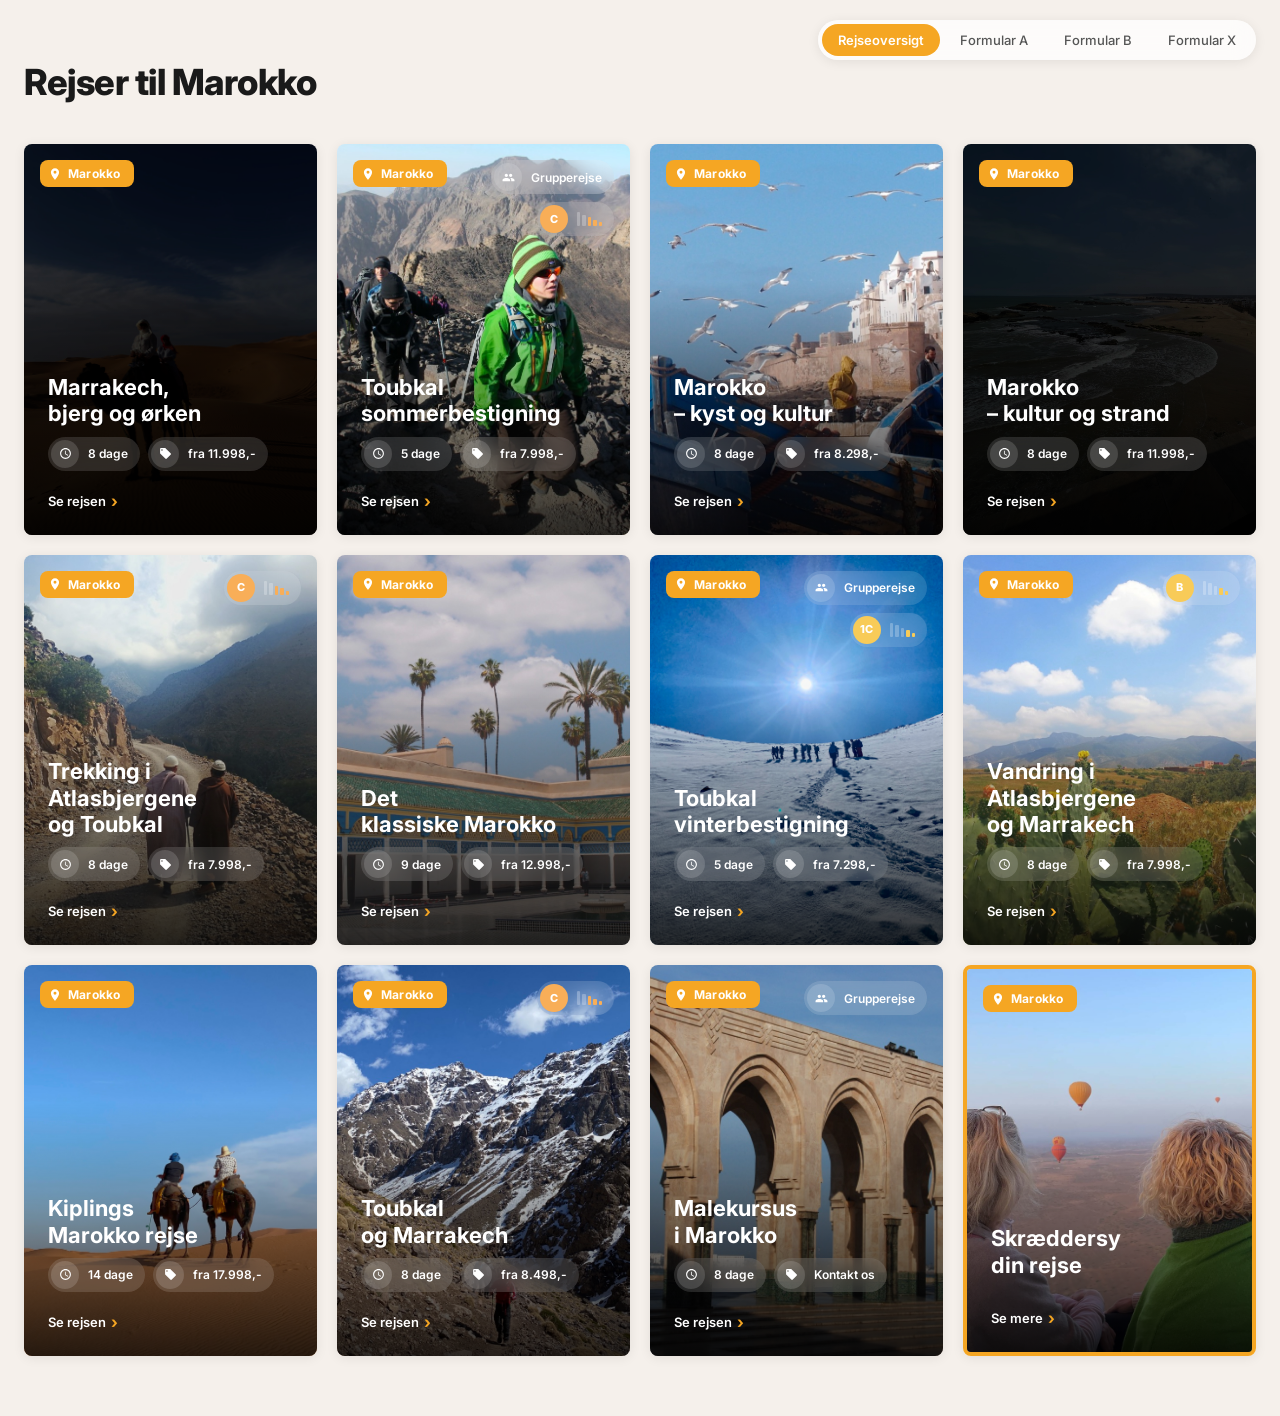
<file: rejseoversigt.html>
<!DOCTYPE html>
<html lang="da">
<head>
  <meta charset="UTF-8">
  <meta name="viewport" content="width=device-width, initial-scale=1.0">
  <title>Marokko – Rejseoversigt</title>
  <link rel="stylesheet" href="style.css?v=2">
</head>
<body>

  <nav class="site-nav">
    <a href="rejseoversigt.html" class="active">Rejseoversigt</a>
    <a href="bestil.html">Formular A</a>
    <a href="formular.html">Formular B</a>
    <a href="formularx.html">Formular X</a>
  </nav>

  <div class="container">
    <div class="header">
      <h1>Rejser til Marokko</h1>
    </div>

    <div class="grid">

      <!-- 1 -->
      <a class="card" href="https://www.kiplingtravel.dk/rejser/afrika/marokko/marrakech-bjerg-oerken">
        <div class="card-image">
          <img src="Marokko/Rejsebilleder/Marrakech%2C%20bjerg%20og%20%C3%B8rken.jpg" alt="Marrakech, bjerg og ørken">
        </div>
        <div class="card-country">
          <div class="pill pill-country">
            <span class="pill-icon"><svg viewBox="0 0 24 24"><path d="M12 2C8.13 2 5 5.13 5 9c0 5.25 7 13 7 13s7-7.75 7-13c0-3.87-3.13-7-7-7zm0 9.5a2.5 2.5 0 010-5 2.5 2.5 0 010 5z"/></svg></span>
            <span class="pill-text">Marokko</span>
          </div>
        </div>
        <div class="card-content">
          <div class="card-title">Marrakech,<br>bjerg og ørken</div>
          <div class="card-meta">
            <div class="pill pill-detail">
              <span class="pill-icon"><svg viewBox="0 0 24 24"><path d="M11.99 2C6.47 2 2 6.48 2 12s4.47 10 9.99 10C17.52 22 22 17.52 22 12S17.52 2 11.99 2zM12 20c-4.42 0-8-3.58-8-8s3.58-8 8-8 8 3.58 8 8-3.58 8-8 8zm.5-13H11v6l5.25 3.15.75-1.23-4.5-2.67z"/></svg></span>
              <span class="pill-text">8 dage</span>
            </div>
            <div class="pill pill-detail">
              <span class="pill-icon"><svg viewBox="0 0 24 24"><path d="M21.41 11.58l-9-9C12.05 2.22 11.55 2 11 2H4c-1.1 0-2 .9-2 2v7c0 .55.22 1.05.59 1.42l9 9c.36.36.86.58 1.41.58.55 0 1.05-.22 1.41-.59l7-7c.37-.36.59-.86.59-1.41 0-.55-.23-1.06-.59-1.42zM5.5 7C4.67 7 4 6.33 4 5.5S4.67 4 5.5 4 7 4.67 7 5.5 6.33 7 5.5 7z"/></svg></span>
              <span class="pill-text">fra 11.998,-</span>
            </div>
          </div>
          <ul class="card-highlights">
            <li>Marokkos natur og byliv</li>
            <li>Atlasbjergene og Sahara</li>
            <li>Dadeskløften og Marrakech</li>
            <li>Daglig afrejse året rundt</li>
          </ul>
          <span class="card-link">Se rejsen <span class="card-arrow">›</span></span>
        </div>
      </a>

      <!-- 2 -->
      <a class="card" href="https://www.kiplingtravel.dk/rejser/afrika/marokko/toubkal-sommerbestigning">
        <div class="card-image">
          <img src="Marokko/33F Toubkal2012_BBC_KiplingTravel_nær_toppen.jpg" alt="Toubkal sommerbestigning">
        </div>
        <div class="card-country">
          <div class="pill pill-country">
            <span class="pill-icon"><svg viewBox="0 0 24 24"><path d="M12 2C8.13 2 5 5.13 5 9c0 5.25 7 13 7 13s7-7.75 7-13c0-3.87-3.13-7-7-7zm0 9.5a2.5 2.5 0 010-5 2.5 2.5 0 010 5z"/></svg></span>
            <span class="pill-text">Marokko</span>
          </div>
        </div>
        <div class="card-badges">
          <div class="pill pill-detail">
            <span class="pill-icon"><svg viewBox="0 0 24 24"><path d="M16 11c1.66 0 2.99-1.34 2.99-3S17.66 5 16 5c-1.66 0-3 1.34-3 3s1.34 3 3 3zm-8 0c1.66 0 2.99-1.34 2.99-3S9.66 5 8 5C6.34 5 5 6.34 5 8s1.34 3 3 3zm0 2c-2.33 0-7 1.17-7 3.5V19h14v-2.5c0-2.33-4.67-3.5-7-3.5zm8 0c-.29 0-.62.02-.97.05 1.16.84 1.97 1.97 1.97 3.45V19h6v-2.5c0-2.33-4.67-3.5-7-3.5z"/></svg></span>
            <span class="pill-text">Grupperejse</span>
          </div>
          <div class="pill pill-detail pill-award pill-award-c">
            <span class="pill-icon pill-icon-award"><span class="award-d">C</span></span>
            <span class="pill-text"><span class="award-bars"><i class="bar-empty"></i><i class="bar-empty"></i><i></i><i></i><i></i></span></span>
          </div>
        </div>
        <div class="card-content">
          <div class="card-title">Toubkal<br>sommerbestigning</div>
          <div class="card-meta">
            <div class="pill pill-detail">
              <span class="pill-icon"><svg viewBox="0 0 24 24"><path d="M11.99 2C6.47 2 2 6.48 2 12s4.47 10 9.99 10C17.52 22 22 17.52 22 12S17.52 2 11.99 2zM12 20c-4.42 0-8-3.58-8-8s3.58-8 8-8 8 3.58 8 8-3.58 8-8 8zm.5-13H11v6l5.25 3.15.75-1.23-4.5-2.67z"/></svg></span>
              <span class="pill-text">5 dage</span>
            </div>
            <div class="pill pill-detail">
              <span class="pill-icon"><svg viewBox="0 0 24 24"><path d="M21.41 11.58l-9-9C12.05 2.22 11.55 2 11 2H4c-1.1 0-2 .9-2 2v7c0 .55.22 1.05.59 1.42l9 9c.36.36.86.58 1.41.58.55 0 1.05-.22 1.41-.59l7-7c.37-.36.59-.86.59-1.41 0-.55-.23-1.06-.59-1.42zM5.5 7C4.67 7 4 6.33 4 5.5S4.67 4 5.5 4 7 4.67 7 5.5 6.33 7 5.5 7z"/></svg></span>
              <span class="pill-text">fra 7.998,-</span>
            </div>
          </div>
          <ul class="card-highlights">
            <li>Nordafrikas højeste bjerg</li>
            <li>Sommerbestigning i Høje Atlas</li>
            <li>Fem dages eventyr Marokko</li>
            <li>Dansk ekspeditionsleder</li>
          </ul>
          <span class="card-link">Se rejsen <span class="card-arrow">›</span></span>
        </div>
      </a>

      <!-- 3 -->
      <a class="card" href="https://www.kiplingtravel.dk/rejser/afrika/marokko/marokko-kyst-kultur">
        <div class="card-image">
          <img src="Marokko/Rejsebilleder/Marokko - kyst og kultur.jpg" alt="Marokko - kyst og kultur">
        </div>
        <div class="card-country">
          <div class="pill pill-country">
            <span class="pill-icon"><svg viewBox="0 0 24 24"><path d="M12 2C8.13 2 5 5.13 5 9c0 5.25 7 13 7 13s7-7.75 7-13c0-3.87-3.13-7-7-7zm0 9.5a2.5 2.5 0 010-5 2.5 2.5 0 010 5z"/></svg></span>
            <span class="pill-text">Marokko</span>
          </div>
        </div>
        <div class="card-content">
          <div class="card-title">Marokko<br>– kyst og kultur</div>
          <div class="card-meta">
            <div class="pill pill-detail">
              <span class="pill-icon"><svg viewBox="0 0 24 24"><path d="M11.99 2C6.47 2 2 6.48 2 12s4.47 10 9.99 10C17.52 22 22 17.52 22 12S17.52 2 11.99 2zM12 20c-4.42 0-8-3.58-8-8s3.58-8 8-8 8 3.58 8 8-3.58 8-8 8zm.5-13H11v6l5.25 3.15.75-1.23-4.5-2.67z"/></svg></span>
              <span class="pill-text">8 dage</span>
            </div>
            <div class="pill pill-detail">
              <span class="pill-icon"><svg viewBox="0 0 24 24"><path d="M21.41 11.58l-9-9C12.05 2.22 11.55 2 11 2H4c-1.1 0-2 .9-2 2v7c0 .55.22 1.05.59 1.42l9 9c.36.36.86.58 1.41.58.55 0 1.05-.22 1.41-.59l7-7c.37-.36.59-.86.59-1.41 0-.55-.23-1.06-.59-1.42zM5.5 7C4.67 7 4 6.33 4 5.5S4.67 4 5.5 4 7 4.67 7 5.5 6.33 7 5.5 7z"/></svg></span>
              <span class="pill-text">fra 8.298,-</span>
            </div>
          </div>
          <ul class="card-highlights">
            <li>Kultur og natur i Marokko</li>
            <li>Essaouira og Marrakech</li>
            <li>Privat rejse</li>
            <li>Daglig afrejse året rundt</li>
          </ul>
          <span class="card-link">Se rejsen <span class="card-arrow">›</span></span>
        </div>
      </a>

      <!-- 4 -->
      <a class="card" href="https://www.kiplingtravel.dk/rejser/afrika/marokko/marokko-kultur-strand">
        <div class="card-image">
          <img src="Marokko/Rejsebilleder/Marokko - kultur og strand.jpg" alt="Marokko - kultur og strand">
        </div>
        <div class="card-country">
          <div class="pill pill-country">
            <span class="pill-icon"><svg viewBox="0 0 24 24"><path d="M12 2C8.13 2 5 5.13 5 9c0 5.25 7 13 7 13s7-7.75 7-13c0-3.87-3.13-7-7-7zm0 9.5a2.5 2.5 0 010-5 2.5 2.5 0 010 5z"/></svg></span>
            <span class="pill-text">Marokko</span>
          </div>
        </div>
        <div class="card-content">
          <div class="card-title">Marokko<br>– kultur og strand</div>
          <div class="card-meta">
            <div class="pill pill-detail">
              <span class="pill-icon"><svg viewBox="0 0 24 24"><path d="M11.99 2C6.47 2 2 6.48 2 12s4.47 10 9.99 10C17.52 22 22 17.52 22 12S17.52 2 11.99 2zM12 20c-4.42 0-8-3.58-8-8s3.58-8 8-8 8 3.58 8 8-3.58 8-8 8zm.5-13H11v6l5.25 3.15.75-1.23-4.5-2.67z"/></svg></span>
              <span class="pill-text">8 dage</span>
            </div>
            <div class="pill pill-detail">
              <span class="pill-icon"><svg viewBox="0 0 24 24"><path d="M21.41 11.58l-9-9C12.05 2.22 11.55 2 11 2H4c-1.1 0-2 .9-2 2v7c0 .55.22 1.05.59 1.42l9 9c.36.36.86.58 1.41.58.55 0 1.05-.22 1.41-.59l7-7c.37-.36.59-.86.59-1.41 0-.55-.23-1.06-.59-1.42zM5.5 7C4.67 7 4 6.33 4 5.5S4.67 4 5.5 4 7 4.67 7 5.5 6.33 7 5.5 7z"/></svg></span>
              <span class="pill-text">fra 11.998,-</span>
            </div>
          </div>
          <ul class="card-highlights">
            <li>Kultur og badeferie i Marokko</li>
            <li>1001 Nats Marrakech</li>
            <li>Kysten ved Agadir</li>
            <li>Daglig afrejse året rundt</li>
          </ul>
          <span class="card-link">Se rejsen <span class="card-arrow">›</span></span>
        </div>
      </a>

      <!-- 5 -->
      <a class="card" href="https://www.kiplingtravel.dk/rejser/afrika/marokko/trekking-atlasbjergene-toubkal">
        <div class="card-image">
          <img src="Marokko/vandrere_atlas.jpg" alt="Trekking i Atlasbjergene og Toubkal">
        </div>
        <div class="card-country">
          <div class="pill pill-country">
            <span class="pill-icon"><svg viewBox="0 0 24 24"><path d="M12 2C8.13 2 5 5.13 5 9c0 5.25 7 13 7 13s7-7.75 7-13c0-3.87-3.13-7-7-7zm0 9.5a2.5 2.5 0 010-5 2.5 2.5 0 010 5z"/></svg></span>
            <span class="pill-text">Marokko</span>
          </div>
        </div>
        <div class="card-badges">
          <div class="pill pill-detail pill-award pill-award-c">
            <span class="pill-icon pill-icon-award"><span class="award-d">C</span></span>
            <span class="pill-text"><span class="award-bars"><i class="bar-empty"></i><i class="bar-empty"></i><i></i><i></i><i></i></span></span>
          </div>
        </div>
        <div class="card-content">
          <div class="card-title">Trekking i<br>Atlasbjergene<br>og Toubkal</div>
          <div class="card-meta">
            <div class="pill pill-detail">
              <span class="pill-icon"><svg viewBox="0 0 24 24"><path d="M11.99 2C6.47 2 2 6.48 2 12s4.47 10 9.99 10C17.52 22 22 17.52 22 12S17.52 2 11.99 2zM12 20c-4.42 0-8-3.58-8-8s3.58-8 8-8 8 3.58 8 8-3.58 8-8 8zm.5-13H11v6l5.25 3.15.75-1.23-4.5-2.67z"/></svg></span>
              <span class="pill-text">8 dage</span>
            </div>
            <div class="pill pill-detail">
              <span class="pill-icon"><svg viewBox="0 0 24 24"><path d="M21.41 11.58l-9-9C12.05 2.22 11.55 2 11 2H4c-1.1 0-2 .9-2 2v7c0 .55.22 1.05.59 1.42l9 9c.36.36.86.58 1.41.58.55 0 1.05-.22 1.41-.59l7-7c.37-.36.59-.86.59-1.41 0-.55-.23-1.06-.59-1.42zM5.5 7C4.67 7 4 6.33 4 5.5S4.67 4 5.5 4 7 4.67 7 5.5 6.33 7 5.5 7z"/></svg></span>
              <span class="pill-text">fra 7.998,-</span>
            </div>
          </div>
          <ul class="card-highlights">
            <li>Det klassiske trek i Høje Atlas</li>
            <li>Bjergpas, landsbyer og bjergdale</li>
            <li>Vandrebestigning af Toubkal</li>
            <li>Daglig afrejse, privat service</li>
          </ul>
          <span class="card-link">Se rejsen <span class="card-arrow">›</span></span>
        </div>
      </a>

      <!-- 6 -->
      <a class="card" href="https://www.kiplingtravel.dk/rejser/afrika/marokko/det-klassiske-marokko">
        <div class="card-image">
          <img src="Marokko/Rejsebilleder/Det klassiske Marokko.JPG" alt="Det klassiske Marokko">
        </div>
        <div class="card-country">
          <div class="pill pill-country">
            <span class="pill-icon"><svg viewBox="0 0 24 24"><path d="M12 2C8.13 2 5 5.13 5 9c0 5.25 7 13 7 13s7-7.75 7-13c0-3.87-3.13-7-7-7zm0 9.5a2.5 2.5 0 010-5 2.5 2.5 0 010 5z"/></svg></span>
            <span class="pill-text">Marokko</span>
          </div>
        </div>
        <div class="card-content">
          <div class="card-title">Det<br>klassiske Marokko</div>
          <div class="card-meta">
            <div class="pill pill-detail">
              <span class="pill-icon"><svg viewBox="0 0 24 24"><path d="M11.99 2C6.47 2 2 6.48 2 12s4.47 10 9.99 10C17.52 22 22 17.52 22 12S17.52 2 11.99 2zM12 20c-4.42 0-8-3.58-8-8s3.58-8 8-8 8 3.58 8 8-3.58 8-8 8zm.5-13H11v6l5.25 3.15.75-1.23-4.5-2.67z"/></svg></span>
              <span class="pill-text">9 dage</span>
            </div>
            <div class="pill pill-detail">
              <span class="pill-icon"><svg viewBox="0 0 24 24"><path d="M21.41 11.58l-9-9C12.05 2.22 11.55 2 11 2H4c-1.1 0-2 .9-2 2v7c0 .55.22 1.05.59 1.42l9 9c.36.36.86.58 1.41.58.55 0 1.05-.22 1.41-.59l7-7c.37-.36.59-.86.59-1.41 0-.55-.23-1.06-.59-1.42zM5.5 7C4.67 7 4 6.33 4 5.5S4.67 4 5.5 4 7 4.67 7 5.5 6.33 7 5.5 7z"/></svg></span>
              <span class="pill-text">fra 12.998,-</span>
            </div>
          </div>
          <ul class="card-highlights">
            <li>Marokkos gyldne trekant</li>
            <li>Privat rundrejse, udflugter inkl.</li>
            <li>Fez–Rabat–Casablanca–Marrakesh</li>
            <li>Daglig afrejse året rundt</li>
          </ul>
          <span class="card-link">Se rejsen <span class="card-arrow">›</span></span>
        </div>
      </a>

      <!-- 7 -->
      <a class="card" href="https://www.kiplingtravel.dk/rejser/afrika/marokko/toubkal-vinterbestigning">
        <div class="card-image">
          <img src="Marokko/Rejsebilleder/Vinterbestigning-KiplingTravel.jpg" alt="Toubkal vinterbestigning">
        </div>
        <div class="card-country">
          <div class="pill pill-country">
            <span class="pill-icon"><svg viewBox="0 0 24 24"><path d="M12 2C8.13 2 5 5.13 5 9c0 5.25 7 13 7 13s7-7.75 7-13c0-3.87-3.13-7-7-7zm0 9.5a2.5 2.5 0 010-5 2.5 2.5 0 010 5z"/></svg></span>
            <span class="pill-text">Marokko</span>
          </div>
        </div>
        <div class="card-badges">
          <div class="pill pill-detail">
            <span class="pill-icon"><svg viewBox="0 0 24 24"><path d="M16 11c1.66 0 2.99-1.34 2.99-3S17.66 5 16 5c-1.66 0-3 1.34-3 3s1.34 3 3 3zm-8 0c1.66 0 2.99-1.34 2.99-3S9.66 5 8 5C6.34 5 5 6.34 5 8s1.34 3 3 3zm0 2c-2.33 0-7 1.17-7 3.5V19h14v-2.5c0-2.33-4.67-3.5-7-3.5zm8 0c-.29 0-.62.02-.97.05 1.16.84 1.97 1.97 1.97 3.45V19h6v-2.5c0-2.33-4.67-3.5-7-3.5z"/></svg></span>
            <span class="pill-text">Grupperejse</span>
          </div>
          <div class="pill pill-detail pill-award pill-award-1c">
            <span class="pill-icon pill-icon-award"><span class="award-d">1C</span></span>
            <span class="pill-text"><span class="award-bars"><i class="bar-empty"></i><i class="bar-empty"></i><i class="bar-empty"></i><i></i><i></i></span></span>
          </div>
        </div>
        <div class="card-content">
          <div class="card-title">Toubkal<br>vinterbestigning</div>
          <div class="card-meta">
            <div class="pill pill-detail">
              <span class="pill-icon"><svg viewBox="0 0 24 24"><path d="M11.99 2C6.47 2 2 6.48 2 12s4.47 10 9.99 10C17.52 22 22 17.52 22 12S17.52 2 11.99 2zM12 20c-4.42 0-8-3.58-8-8s3.58-8 8-8 8 3.58 8 8-3.58 8-8 8zm.5-13H11v6l5.25 3.15.75-1.23-4.5-2.67z"/></svg></span>
              <span class="pill-text">5 dage</span>
            </div>
            <div class="pill pill-detail">
              <span class="pill-icon"><svg viewBox="0 0 24 24"><path d="M21.41 11.58l-9-9C12.05 2.22 11.55 2 11 2H4c-1.1 0-2 .9-2 2v7c0 .55.22 1.05.59 1.42l9 9c.36.36.86.58 1.41.58.55 0 1.05-.22 1.41-.59l7-7c.37-.36.59-.86.59-1.41 0-.55-.23-1.06-.59-1.42zM5.5 7C4.67 7 4 6.33 4 5.5S4.67 4 5.5 4 7 4.67 7 5.5 6.33 7 5.5 7z"/></svg></span>
              <span class="pill-text">fra 7.298,-</span>
            </div>
          </div>
          <ul class="card-highlights">
            <li>Nordafrikas højeste bjerg</li>
            <li>Vinterbestigning i Høje Atlas</li>
            <li>Fem dages eventyr Marokko</li>
            <li>Dansk ekspeditionsleder</li>
          </ul>
          <span class="card-link">Se rejsen <span class="card-arrow">›</span></span>
        </div>
      </a>

      <!-- 8 -->
      <a class="card" href="https://www.kiplingtravel.dk/rejser/afrika/marokko/vandring-atlasbjergene-marrakech">
        <div class="card-image">
          <img src="Marokko/kaktusser og atlasbjergene.jpg" alt="Vandring i Atlasbjergene og Marrakech">
        </div>
        <div class="card-country">
          <div class="pill pill-country">
            <span class="pill-icon"><svg viewBox="0 0 24 24"><path d="M12 2C8.13 2 5 5.13 5 9c0 5.25 7 13 7 13s7-7.75 7-13c0-3.87-3.13-7-7-7zm0 9.5a2.5 2.5 0 010-5 2.5 2.5 0 010 5z"/></svg></span>
            <span class="pill-text">Marokko</span>
          </div>
        </div>
        <div class="card-badges">
          <div class="pill pill-detail pill-award pill-award-b">
            <span class="pill-icon pill-icon-award"><span class="award-d">B</span></span>
            <span class="pill-text"><span class="award-bars"><i class="bar-empty"></i><i class="bar-empty"></i><i class="bar-empty"></i><i></i><i></i></span></span>
          </div>
        </div>
        <div class="card-content">
          <div class="card-title">Vandring i<br>Atlasbjergene<br>og Marrakech</div>
          <div class="card-meta">
            <div class="pill pill-detail">
              <span class="pill-icon"><svg viewBox="0 0 24 24"><path d="M11.99 2C6.47 2 2 6.48 2 12s4.47 10 9.99 10C17.52 22 22 17.52 22 12S17.52 2 11.99 2zM12 20c-4.42 0-8-3.58-8-8s3.58-8 8-8 8 3.58 8 8-3.58 8-8 8zm.5-13H11v6l5.25 3.15.75-1.23-4.5-2.67z"/></svg></span>
              <span class="pill-text">8 dage</span>
            </div>
            <div class="pill pill-detail">
              <span class="pill-icon"><svg viewBox="0 0 24 24"><path d="M21.41 11.58l-9-9C12.05 2.22 11.55 2 11 2H4c-1.1 0-2 .9-2 2v7c0 .55.22 1.05.59 1.42l9 9c.36.36.86.58 1.41.58.55 0 1.05-.22 1.41-.59l7-7c.37-.36.59-.86.59-1.41 0-.55-.23-1.06-.59-1.42zM5.5 7C4.67 7 4 6.33 4 5.5S4.67 4 5.5 4 7 4.67 7 5.5 6.33 7 5.5 7z"/></svg></span>
              <span class="pill-text">fra 7.998,-</span>
            </div>
          </div>
          <ul class="card-highlights">
            <li>Vandreferie for alle</li>
            <li>Atlasbjergenes berber-landsbyer</li>
            <li>Smuk natur og Marrakesh kultur</li>
            <li>Daglig afrejse året rundt</li>
          </ul>
          <span class="card-link">Se rejsen <span class="card-arrow">›</span></span>
        </div>
      </a>

      <!-- 9 -->
      <a class="card" href="https://www.kiplingtravel.dk/rejser/afrika/marokko/kiplings-marokko-rejse">
        <div class="card-image">
          <img src="Marokko/Rejsebilleder/Kiplings Marokko rejse.jpg" alt="Kiplings Marokko rejse">
        </div>
        <div class="card-country">
          <div class="pill pill-country">
            <span class="pill-icon"><svg viewBox="0 0 24 24"><path d="M12 2C8.13 2 5 5.13 5 9c0 5.25 7 13 7 13s7-7.75 7-13c0-3.87-3.13-7-7-7zm0 9.5a2.5 2.5 0 010-5 2.5 2.5 0 010 5z"/></svg></span>
            <span class="pill-text">Marokko</span>
          </div>
        </div>
        <div class="card-content">
          <div class="card-title">Kiplings<br>Marokko rejse</div>
          <div class="card-meta">
            <div class="pill pill-detail">
              <span class="pill-icon"><svg viewBox="0 0 24 24"><path d="M11.99 2C6.47 2 2 6.48 2 12s4.47 10 9.99 10C17.52 22 22 17.52 22 12S17.52 2 11.99 2zM12 20c-4.42 0-8-3.58-8-8s3.58-8 8-8 8 3.58 8 8-3.58 8-8 8zm.5-13H11v6l5.25 3.15.75-1.23-4.5-2.67z"/></svg></span>
              <span class="pill-text">14 dage</span>
            </div>
            <div class="pill pill-detail">
              <span class="pill-icon"><svg viewBox="0 0 24 24"><path d="M21.41 11.58l-9-9C12.05 2.22 11.55 2 11 2H4c-1.1 0-2 .9-2 2v7c0 .55.22 1.05.59 1.42l9 9c.36.36.86.58 1.41.58.55 0 1.05-.22 1.41-.59l7-7c.37-.36.59-.86.59-1.41 0-.55-.23-1.06-.59-1.42zM5.5 7C4.67 7 4 6.33 4 5.5S4.67 4 5.5 4 7 4.67 7 5.5 6.33 7 5.5 7z"/></svg></span>
              <span class="pill-text">fra 17.998,-</span>
            </div>
          </div>
          <ul class="card-highlights">
            <li>De nordlige imperiebyer</li>
            <li>Dades-kløften og Sahara</li>
            <li>Kiplings store Marokkorejse</li>
            <li>Daglig afrejse året rundt</li>
          </ul>
          <span class="card-link">Se rejsen <span class="card-arrow">›</span></span>
        </div>
      </a>

      <!-- 10 -->
      <a class="card" href="https://www.kiplingtravel.dk/rejser/afrika/marokko/toubkal-marrakech">
        <div class="card-image">
          <img src="Marokko/Rejsebilleder/Toubkal%20og%20Marrakech.jpg" alt="Toubkal og Marrakech">
        </div>
        <div class="card-country">
          <div class="pill pill-country">
            <span class="pill-icon"><svg viewBox="0 0 24 24"><path d="M12 2C8.13 2 5 5.13 5 9c0 5.25 7 13 7 13s7-7.75 7-13c0-3.87-3.13-7-7-7zm0 9.5a2.5 2.5 0 010-5 2.5 2.5 0 010 5z"/></svg></span>
            <span class="pill-text">Marokko</span>
          </div>
        </div>
        <div class="card-badges">
          <div class="pill pill-detail pill-award pill-award-c">
            <span class="pill-icon pill-icon-award"><span class="award-d">C</span></span>
            <span class="pill-text"><span class="award-bars"><i class="bar-empty"></i><i class="bar-empty"></i><i></i><i></i><i></i></span></span>
          </div>
        </div>
        <div class="card-content">
          <div class="card-title">Toubkal<br>og Marrakech</div>
          <div class="card-meta">
            <div class="pill pill-detail">
              <span class="pill-icon"><svg viewBox="0 0 24 24"><path d="M11.99 2C6.47 2 2 6.48 2 12s4.47 10 9.99 10C17.52 22 22 17.52 22 12S17.52 2 11.99 2zM12 20c-4.42 0-8-3.58-8-8s3.58-8 8-8 8 3.58 8 8-3.58 8-8 8zm.5-13H11v6l5.25 3.15.75-1.23-4.5-2.67z"/></svg></span>
              <span class="pill-text">8 dage</span>
            </div>
            <div class="pill pill-detail">
              <span class="pill-icon"><svg viewBox="0 0 24 24"><path d="M21.41 11.58l-9-9C12.05 2.22 11.55 2 11 2H4c-1.1 0-2 .9-2 2v7c0 .55.22 1.05.59 1.42l9 9c.36.36.86.58 1.41.58.55 0 1.05-.22 1.41-.59l7-7c.37-.36.59-.86.59-1.41 0-.55-.23-1.06-.59-1.42zM5.5 7C4.67 7 4 6.33 4 5.5S4.67 4 5.5 4 7 4.67 7 5.5 6.33 7 5.5 7z"/></svg></span>
              <span class="pill-text">fra 8.498,-</span>
            </div>
          </div>
          <ul class="card-highlights">
            <li>Nordafrikas højeste bjerg</li>
            <li>Vandrebestigning i Høje Atlas</li>
            <li>Farverige Marrakech</li>
            <li>Daglig afrejse i sæson</li>
          </ul>
          <span class="card-link">Se rejsen <span class="card-arrow">›</span></span>
        </div>
      </a>

      <!-- 11 -->
      <a class="card" href="https://www.kiplingtravel.dk/rejser/afrika/marokko/malekursus-marokko">
        <div class="card-image">
          <img src="Marokko/Rejsebilleder/Malekursus i Marokko.JPG" alt="Malekursus i Marokko">
        </div>
        <div class="card-country">
          <div class="pill pill-country">
            <span class="pill-icon"><svg viewBox="0 0 24 24"><path d="M12 2C8.13 2 5 5.13 5 9c0 5.25 7 13 7 13s7-7.75 7-13c0-3.87-3.13-7-7-7zm0 9.5a2.5 2.5 0 010-5 2.5 2.5 0 010 5z"/></svg></span>
            <span class="pill-text">Marokko</span>
          </div>
        </div>
        <div class="card-badges">
          <div class="pill pill-detail">
            <span class="pill-icon"><svg viewBox="0 0 24 24"><path d="M16 11c1.66 0 2.99-1.34 2.99-3S17.66 5 16 5c-1.66 0-3 1.34-3 3s1.34 3 3 3zm-8 0c1.66 0 2.99-1.34 2.99-3S9.66 5 8 5C6.34 5 5 6.34 5 8s1.34 3 3 3zm0 2c-2.33 0-7 1.17-7 3.5V19h14v-2.5c0-2.33-4.67-3.5-7-3.5zm8 0c-.29 0-.62.02-.97.05 1.16.84 1.97 1.97 1.97 3.45V19h6v-2.5c0-2.33-4.67-3.5-7-3.5z"/></svg></span>
            <span class="pill-text">Grupperejse</span>
          </div>
        </div>
        <div class="card-content">
          <div class="card-title">Malekursus<br>i Marokko</div>
          <div class="card-meta">
            <div class="pill pill-detail">
              <span class="pill-icon"><svg viewBox="0 0 24 24"><path d="M11.99 2C6.47 2 2 6.48 2 12s4.47 10 9.99 10C17.52 22 22 17.52 22 12S17.52 2 11.99 2zM12 20c-4.42 0-8-3.58-8-8s3.58-8 8-8 8 3.58 8 8-3.58 8-8 8zm.5-13H11v6l5.25 3.15.75-1.23-4.5-2.67z"/></svg></span>
              <span class="pill-text">8 dage</span>
            </div>
            <div class="pill pill-detail">
              <span class="pill-icon"><svg viewBox="0 0 24 24"><path d="M21.41 11.58l-9-9C12.05 2.22 11.55 2 11 2H4c-1.1 0-2 .9-2 2v7c0 .55.22 1.05.59 1.42l9 9c.36.36.86.58 1.41.58.55 0 1.05-.22 1.41-.59l7-7c.37-.36.59-.86.59-1.41 0-.55-.23-1.06-.59-1.42zM5.5 7C4.67 7 4 6.33 4 5.5S4.67 4 5.5 4 7 4.67 7 5.5 6.33 7 5.5 7z"/></svg></span>
              <span class="pill-text">Kontakt os</span>
            </div>
          </div>
          <ul class="card-highlights">
            <li>Marokkos lys og farver</li>
            <li>Arbejd med maleriet</li>
            <li>Den lyserøde by Marrakech</li>
            <li>Bliv inspireret af Marokko</li>
          </ul>
          <span class="card-link">Se rejsen <span class="card-arrow">›</span></span>
        </div>
      </a>

      <!-- 12 -->
      <a class="card card-cta" href="formular.html">
        <div class="card-image">
          <img src="Marokko/Ballonsafari2-Marokko-KiplingTravel.jpg" alt="Skræddersy din rejse">
        </div>
        <div class="card-country">
          <div class="pill pill-country">
            <span class="pill-icon"><svg viewBox="0 0 24 24"><path d="M12 2C8.13 2 5 5.13 5 9c0 5.25 7 13 7 13s7-7.75 7-13c0-3.87-3.13-7-7-7zm0 9.5a2.5 2.5 0 010-5 2.5 2.5 0 010 5z"/></svg></span>
            <span class="pill-text">Marokko</span>
          </div>
        </div>
        <div class="card-content">
          <div class="card-title">Skræddersy<br>din rejse</div>
          <div class="card-meta">
          </div>
          <ul class="card-highlights">
            <li>Skræddersy din rejse fra A-Z</li>
            <li>Vi står klar til at hjælpe dig med at planlægge din drømmerejse</li>
          </ul>
          <span class="card-link">Se mere <span class="card-arrow">›</span></span>
        </div>
      </a>

    </div>
  </div>

</body>
</html>
</file>
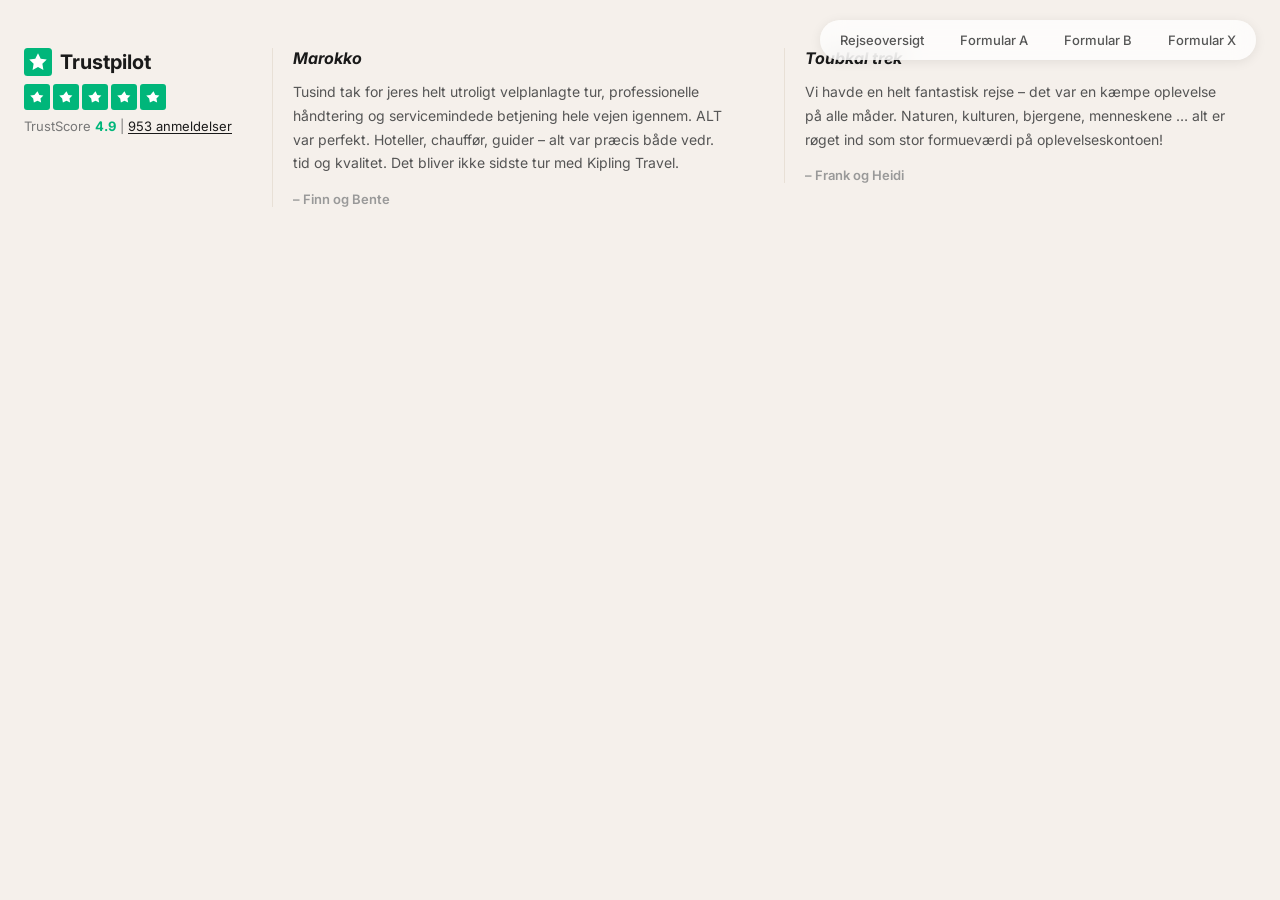
<file: trustpilot.html>
<!DOCTYPE html>
<html lang="da">
<head>
  <meta charset="UTF-8">
  <meta name="viewport" content="width=device-width, initial-scale=1.0">
  <title>Trustpilot – Kipling Travel</title>
  <link rel="stylesheet" href="style.css?v=2">
  <style>
    /* ---- Trustpilot bar ---- */

    .tp-bar {
      max-width: 1280px;
      margin: 0 auto;
      padding: 48px 24px 60px;
      display: grid;
      grid-template-columns: auto 1fr 1fr;
      gap: 40px;
      align-items: start;
    }

    /* Left: Trustpilot branding */

    .tp-brand {
      display: flex;
      flex-direction: column;
      gap: 8px;
    }

    .tp-logo {
      display: flex;
      align-items: center;
      gap: 8px;
    }

    .tp-logo-icon {
      width: 28px;
      height: 28px;
    }

    .tp-logo-text {
      font-size: 20px;
      font-weight: 700;
      color: #1a1a1a;
    }

    .tp-stars {
      display: flex;
      gap: 3px;
    }

    .tp-star {
      width: 26px;
      height: 26px;
      background: #00b67a;
      display: flex;
      align-items: center;
      justify-content: center;
      border-radius: 3px;
    }

    .tp-star svg {
      width: 15px;
      height: 15px;
      fill: #fff;
    }

    .tp-score {
      font-size: 13px;
      color: #777;
    }

    .tp-score a {
      color: #1a1a1a;
      text-decoration: underline;
      text-underline-offset: 2px;
    }

    .tp-score strong {
      color: #00b67a;
    }

    /* Testimonial columns */

    .tp-testimonial {
      padding: 0 20px;
      border-left: 1px solid #e8e0d6;
    }

    .tp-testimonial-title {
      font-size: 16px;
      font-weight: 700;
      font-style: italic;
      color: #1a1a1a;
      margin-bottom: 12px;
    }

    .tp-testimonial-text {
      font-size: 14px;
      line-height: 1.7;
      color: #555;
      margin-bottom: 16px;
    }

    .tp-testimonial-author {
      font-size: 13px;
      font-weight: 600;
      color: #999;
    }

    /* ---- Responsive ---- */

    @media (max-width: 800px) {
      .tp-bar {
        grid-template-columns: 1fr;
        gap: 32px;
      }

      .tp-testimonial {
        border-left: none;
        border-top: 1px solid #e8e0d6;
        padding: 20px 0 0;
      }
    }
  </style>
</head>
<body>

  <nav class="site-nav">
    <a href="rejseoversigt.html">Rejseoversigt</a>
    <a href="bestil.html">Formular A</a>
    <a href="formular.html">Formular B</a>
    <a href="formularx.html">Formular X</a>
  </nav>

  <div class="tp-bar">

    <!-- Trustpilot branding -->
    <div class="tp-brand">
      <div class="tp-logo">
        <svg class="tp-logo-icon" viewBox="0 0 32 32" xmlns="http://www.w3.org/2000/svg">
          <rect width="32" height="32" rx="4" fill="#00b67a"/>
          <path d="M16 6l3.09 6.26L26 13.27l-5 4.87 1.18 6.86L16 21.77 9.82 25l1.18-6.86-5-4.87 6.91-1.01L16 6z" fill="#fff"/>
        </svg>
        <span class="tp-logo-text">Trustpilot</span>
      </div>
      <div class="tp-stars">
        <span class="tp-star"><svg viewBox="0 0 24 24"><path d="M12 2l2.9 5.9 6.5.9-4.7 4.6 1.1 6.5L12 17l-5.8 3-1.1-6.5L.4 8.8l6.5-.9z"/></svg></span>
        <span class="tp-star"><svg viewBox="0 0 24 24"><path d="M12 2l2.9 5.9 6.5.9-4.7 4.6 1.1 6.5L12 17l-5.8 3-1.1-6.5L.4 8.8l6.5-.9z"/></svg></span>
        <span class="tp-star"><svg viewBox="0 0 24 24"><path d="M12 2l2.9 5.9 6.5.9-4.7 4.6 1.1 6.5L12 17l-5.8 3-1.1-6.5L.4 8.8l6.5-.9z"/></svg></span>
        <span class="tp-star"><svg viewBox="0 0 24 24"><path d="M12 2l2.9 5.9 6.5.9-4.7 4.6 1.1 6.5L12 17l-5.8 3-1.1-6.5L.4 8.8l6.5-.9z"/></svg></span>
        <span class="tp-star"><svg viewBox="0 0 24 24"><path d="M12 2l2.9 5.9 6.5.9-4.7 4.6 1.1 6.5L12 17l-5.8 3-1.1-6.5L.4 8.8l6.5-.9z"/></svg></span>
      </div>
      <span class="tp-score">TrustScore <strong>4.9</strong> | <a href="https://dk.trustpilot.com/review/kiplingtravel.dk">953 anmeldelser</a></span>
    </div>

    <!-- Udtalelse 1: Marokko -->
    <div class="tp-testimonial">
      <div class="tp-testimonial-title">Marokko</div>
      <p class="tp-testimonial-text">Tusind tak for jeres helt utroligt velplanlagte tur, professionelle håndtering og servicemindede betjening hele vejen igennem. ALT var perfekt. Hoteller, chauffør, guider – alt var præcis både vedr. tid og kvalitet. Det bliver ikke sidste tur med Kipling Travel.</p>
      <div class="tp-testimonial-author">– Finn og Bente</div>
    </div>

    <!-- Udtalelse 2: Toubkal trek -->
    <div class="tp-testimonial">
      <div class="tp-testimonial-title">Toubkal trek</div>
      <p class="tp-testimonial-text">Vi havde en helt fantastisk rejse – det var en kæmpe oplevelse på alle måder. Naturen, kulturen, bjergene, menneskene … alt er røget ind som stor formueværdi på oplevelseskontoen!</p>
      <div class="tp-testimonial-author">– Frank og Heidi</div>
    </div>

  </div>

</body>
</html>
</file>
<file: style.css>
@import url('https://fonts.googleapis.com/css2?family=Inter:wght@400;500;600;700;800&display=swap');

/* ============================================
   KIPLING REJSEOVERSIGT – STYLESHEET
   ============================================ */

/* --- Reset & Base --- */

* {
  margin: 0;
  padding: 0;
  box-sizing: border-box;
}

body {
  font-family: 'Inter', -apple-system, BlinkMacSystemFont, sans-serif;
  background: #f5f0eb;
  color: #1a1a1a;
  -webkit-font-smoothing: antialiased;
}

a {
  text-decoration: none;
  color: inherit;
}

/* --- Site Nav --- */

.site-nav {
  position: fixed;
  top: 20px;
  right: 24px;
  z-index: 1000;
  display: flex;
  gap: 4px;
  background: rgba(255, 255, 255, 0.75);
  backdrop-filter: blur(12px);
  -webkit-backdrop-filter: blur(12px);
  border-radius: 24px;
  padding: 4px;
  box-shadow: 0 2px 12px rgba(0, 0, 0, 0.08);
}

.site-nav a {
  font-size: 13px;
  font-weight: 500;
  padding: 8px 16px;
  border-radius: 20px;
  color: #555;
  transition: all 0.3s ease;
  white-space: nowrap;
}

.site-nav a:hover {
  color: #1a1a1a;
  background: rgba(245, 166, 35, 0.1);
}

.site-nav a.active {
  background: #f5a623;
  color: #fff;
  font-weight: 600;
}

/* --- Layout --- */

.container {
  max-width: 1280px;
  margin: 0 auto;
  padding: 60px 24px;
}

/* --- Header --- */

.header {
  margin-bottom: 40px;
}

.header h1 {
  font-size: 36px;
  font-weight: 800;
  color: #1a1a1a;
  letter-spacing: -0.5px;
}

.header p {
  margin-top: 8px;
  font-size: 16px;
  color: #777;
}

/* --- Grid --- */

.grid {
  display: grid;
  grid-template-columns: repeat(4, 1fr);
  gap: 20px;
}

/* ============================================
   CARD
   ============================================ */

.card {
  position: relative;
  border-radius: 8px;
  overflow: hidden;
  cursor: pointer;
  aspect-ratio: 3 / 4;
  display: flex;
  flex-direction: column;
  transition: transform 0.7s cubic-bezier(0.25, 0.1, 0.25, 1),
              box-shadow 0.7s cubic-bezier(0.25, 0.1, 0.25, 1);
  box-shadow: 0 2px 12px rgba(0, 0, 0, 0.08);
}

.card:hover {
  transform: translateY(-4px);
  box-shadow: 0 20px 60px rgba(0, 0, 0, 0.12);
}

/* Card – CTA variant (skræddersy) */

.card-cta {
  border: 4px solid #f5a623;
}

.card-cta:hover {
  border-color: #f09a1a;
}

/* Card – image */

.card-image {
  position: absolute;
  inset: 0;
  z-index: 0;
}

.card-image img {
  width: 100%;
  height: 100%;
  object-fit: cover;
  transition: transform 1.2s cubic-bezier(0.25, 0.1, 0.25, 1);
}

.card:hover .card-image img {
  transform: scale(1.03);
}

/* Card – gradient overlay */

.card::after {
  content: '';
  position: absolute;
  inset: 0;
  background: linear-gradient(
    to bottom,
    rgba(0, 0, 0, 0.0) 0%,
    rgba(0, 0, 0, 0.0) 35%,
    rgba(0, 0, 0, 0.8) 100%
  );
  z-index: 1;
  pointer-events: none;
  transition: background 0.8s cubic-bezier(0.25, 0.1, 0.25, 1);
}

.card:hover::after {
  background: linear-gradient(
    to bottom,
    rgba(0, 0, 0, 0.15) 0%,
    rgba(0, 0, 0, 0.25) 35%,
    rgba(0, 0, 0, 0.88) 100%
  );
}

/* Card – country pill (top-left) */

.card-country {
  position: absolute;
  top: 16px;
  left: 16px;
  z-index: 2;
}

/* Card – badges (top-right) */

.card-badges {
  position: absolute;
  top: 16px;
  right: 16px;
  z-index: 2;
  display: flex;
  flex-direction: column;
  align-items: flex-end;
  gap: 8px;
}

/* Card – content area */

.card-content {
  position: absolute;
  bottom: 0;
  left: 0;
  right: 0;
  z-index: 2;
  padding: 24px;
  display: flex;
  flex-direction: column;
  gap: 10px;
}

/* ============================================
   AWARD PILL (inline in card-meta)
   ============================================ */

.pill-icon-award {
  background: #e8773a !important;
}

.award-d {
  font-size: 11px;
  font-weight: 800;
  color: #fff;
  line-height: 1;
}

.pill-award .pill-text {
  padding: 0 10px 0 6px;
}

.award-bars {
  display: flex;
  gap: 2px;
  align-items: flex-end;
  height: 14px;
}

.award-bars i {
  display: block;
  width: 3.5px;
  background: #e8773a;
  border-radius: 1px;
}

.award-bars i:nth-child(1) { height: 14px; }
.award-bars i:nth-child(2) { height: 11.5px; }
.award-bars i:nth-child(3) { height: 9px; }
.award-bars i:nth-child(4) { height: 6.5px; }
.award-bars i:nth-child(5) { height: 4px; }

.bar-empty {
  background: rgba(255, 255, 255, 0.25) !important;
}

/* C-rating variant */
.pill-award-c .pill-icon-award { background: #F8AE58 !important; }
.pill-award-c .award-bars i { background: #F8AE58; }

/* 1C-rating variant */
.pill-award-1c .pill-icon-award { background: #F8CB58 !important; }
.pill-award-1c .award-bars i { background: #F8CB58; }

/* B-rating variant */
.pill-award-b .pill-icon-award { background: #F8CB58 !important; }
.pill-award-b .award-bars i { background: #F8CB58; }

/* A-rating variant (easiest, green) */
.pill-award-a .pill-icon-award { background: #7BC67E !important; }
.pill-award-a .award-bars i { background: #7BC67E; }

/* ============================================
   PILL BUTTONS
   ============================================ */

.pill {
  display: inline-flex;
  align-items: center;
  border-radius: 50px;
  width: fit-content;
}

.pill-icon {
  width: 32px;
  height: 32px;
  border-radius: 50%;
  display: flex;
  align-items: center;
  justify-content: center;
  flex-shrink: 0;
}

.pill-icon svg {
  width: 15px;
  height: 15px;
  fill: #fff;
}

.pill-text {
  padding: 0 14px 0 8px;
  font-size: 13px;
  font-weight: 600;
  color: #fff;
  white-space: nowrap;
}

/* Pill – country (frosted, top-left) */

.pill-country {
  background: #f5a623;
  border: none;
  border-radius: 8px;
  padding: 6px 14px 6px 10px;
  gap: 6px;
}

.pill-country .pill-icon {
  background: none;
  margin: 0 0 0 -2px;
  width: auto;
  height: auto;
}

.pill-country .pill-icon svg {
  width: 14px;
  height: 14px;
}

.pill-country .pill-text {
  font-weight: 700;
  font-size: 12px;
  letter-spacing: 0.2px;
  padding: 0;
}

/* Pill – detail (days & price, below title) */

.card-meta {
  display: flex;
  gap: 8px;
  flex-wrap: wrap;
}

.pill-detail {
  background: rgba(255, 255, 255, 0.13);
  backdrop-filter: blur(10px);
  -webkit-backdrop-filter: blur(10px);
  border: none;
}

.pill-detail .pill-icon {
  background: rgba(255, 255, 255, 0.15);
  margin: 3px;
  width: 28px;
  height: 28px;
}

.pill-detail .pill-icon svg {
  width: 13px;
  height: 13px;
}

.pill-detail .pill-text {
  font-size: 12px;
  font-weight: 600;
  padding: 0 12px 0 6px;
}

/* ============================================
   CARD – title, highlights & link
   ============================================ */

.card-title {
  font-size: 22px;
  font-weight: 700;
  color: #fff;
  line-height: 1.2;
}

/* Hover highlights */

.card-highlights {
  list-style: none;
  padding: 0;
  margin: 0;
  max-height: 0;
  opacity: 0;
  overflow: hidden;
  transition: max-height 0.6s cubic-bezier(0.25, 0.1, 0.25, 1),
              opacity 0.6s cubic-bezier(0.25, 0.1, 0.25, 1);
}

.card:hover .card-highlights {
  max-height: 200px;
  opacity: 1;
}

.card-highlights li {
  font-size: 12.5px;
  font-weight: 600;
  color: rgba(255, 255, 255, 0.9);
  padding: 2.5px 0;
  line-height: 1.4;
}

.card-highlights li::before {
  content: '›';
  color: #f5a623;
  font-weight: 700;
  margin-right: 8px;
}

/* Card link */

.card-link {
  font-size: 13px;
  font-weight: 600;
  color: #fff;
  display: inline-flex;
  align-items: center;
  gap: 5px;
}

.card-arrow {
  color: #f5a623;
  display: inline-block;
  transition: transform 0.6s cubic-bezier(0.25, 0.1, 0.25, 1);
  font-size: 16px;
  font-weight: 700;
}

.card:hover .card-arrow {
  transform: translateX(3px);
}

/* ============================================
   MULTISTEP FORM
   ============================================ */

/* Form page layout */

.form-page {
  max-width: 680px;
  margin: 0 auto;
  padding: 56px 24px 120px;
}

/* --- Form header --- */

.form-header {
  text-align: center;
  margin-bottom: 40px;
}

.form-title {
  font-size: 32px;
  font-weight: 800;
  color: #1a1a1a;
  letter-spacing: -0.5px;
}

.form-subtitle {
  margin-top: 10px;
  font-size: 15px;
  color: #999;
  line-height: 1.5;
}

.form-subtitle-small {
  font-size: 13px;
  margin-top: 8px;
  color: #aaa;
}

.form-subtitle-small strong {
  color: #777;
}

/* --- Trip banner --- */

.trip-banner {
  position: relative;
  border-radius: 8px;
  overflow: hidden;
  margin-bottom: 32px;
  aspect-ratio: 16 / 6;
}

.trip-banner img {
  width: 100%;
  height: 100%;
  object-fit: cover;
}

.trip-banner-overlay {
  position: absolute;
  inset: 0;
  background: linear-gradient(to bottom, rgba(0,0,0,0.05) 0%, rgba(0,0,0,0.6) 100%);
  display: flex;
  flex-direction: column;
  align-items: center;
  justify-content: center;
  text-align: center;
  padding: 20px;
}

.trip-banner-title {
  font-size: 22px;
  font-weight: 700;
  color: #fff;
  text-shadow: 0 2px 8px rgba(0,0,0,0.3);
}

.trip-banner-duration {
  font-size: 14px;
  font-weight: 500;
  color: rgba(255,255,255,0.85);
  margin-top: 4px;
}

/* --- Progress (dot + connector) --- */

.form-progress {
  margin-bottom: 48px;
}

.progress-track {
  display: flex;
  align-items: center;
  justify-content: center;
}

.progress-step {
  display: flex;
  flex-direction: column;
  align-items: center;
  gap: 10px;
  background: none;
  border: none;
  cursor: pointer;
  padding: 0;
}

.step-dot {
  width: 12px;
  height: 12px;
  border-radius: 50%;
  background: #ddd5cc;
  transition: all 0.4s ease;
  position: relative;
}

.step-dot::after {
  content: '';
  position: absolute;
  inset: -4px;
  border-radius: 50%;
  border: 2px solid transparent;
  transition: border-color 0.4s ease;
}

.progress-step.active .step-dot {
  background: #f5a623;
}

.progress-step.active .step-dot::after {
  border-color: rgba(245, 166, 35, 0.3);
}

.progress-step.done .step-dot {
  background: #f5a623;
}

.step-connector {
  width: 80px;
  height: 2px;
  background: #e8e0d6;
  margin: 0 16px;
  margin-bottom: 22px;
  border-radius: 2px;
  overflow: hidden;
}

.connector-fill {
  width: 0;
  height: 100%;
  background: #f5a623;
  border-radius: 2px;
  transition: width 0.5s cubic-bezier(0.4, 0, 0.2, 1);
}

.connector-fill.filled {
  width: 100%;
}

.step-label {
  font-size: 12px;
  font-weight: 500;
  color: #bbb;
  letter-spacing: 0.2px;
  transition: all 0.35s ease;
}

.progress-step.active .step-label {
  color: #1a1a1a;
  font-weight: 600;
}

.progress-step.done .step-label {
  color: #999;
  font-weight: 600;
}

/* --- Steps --- */

.form-step {
  display: none;
}

.form-step.active {
  display: block;
  animation: fadeSlideIn 0.4s cubic-bezier(0.4, 0, 0.2, 1);
}

@keyframes fadeSlideIn {
  from { opacity: 0; transform: translateY(16px); }
  to { opacity: 1; transform: translateY(0); }
}

/* --- Form section --- */

.form-section {
  background: #fff;
  border: 1px solid rgba(0, 0, 0, 0.06);
  border-radius: 12px;
  padding: 32px 28px;
  margin-bottom: 20px;
  box-shadow: 0 1px 3px rgba(0, 0, 0, 0.02), 0 8px 32px rgba(0, 0, 0, 0.03);
}

.form-section:last-child {
  margin-bottom: 0;
}

/* --- Section title --- */

.section-title {
  font-size: 16px;
  font-weight: 700;
  color: #1a1a1a;
  margin-bottom: 24px;
  padding-bottom: 14px;
  border-bottom: 2px solid #f5a623;
  display: inline-block;
}

.section-title .note {
  font-size: 13px;
}

/* --- Form fields --- */

.form-field {
  margin-bottom: 20px;
}

.form-field:last-child {
  margin-bottom: 0;
}

.form-row {
  display: grid;
  grid-template-columns: 1fr 1fr;
  gap: 16px;
}

.form-row-3 {
  grid-template-columns: 1fr 1fr 1fr;
}

.field-label {
  display: block;
  font-size: 13px;
  font-weight: 500;
  color: #777;
  margin-bottom: 8px;
}

.req {
  color: #e57a3a;
  font-weight: 600;
}

.note {
  font-weight: 400;
  color: #bbb;
  font-size: 12px;
}

.field-input {
  width: 100%;
  padding: 11px 16px;
  font-family: inherit;
  font-size: 14px;
  color: #1a1a1a;
  background: #fff;
  border: 1px solid #e0d8d0;
  border-radius: 8px;
  outline: none;
  transition: all 0.25s ease;
}

.field-input:hover {
  border-color: #ccc3b8;
}

.field-input:focus {
  border-color: #f5a623;
  box-shadow: 0 0 0 3px rgba(245, 166, 35, 0.08);
}

.field-input::placeholder {
  color: #ccc;
}

.field-textarea {
  resize: vertical;
  min-height: 100px;
  line-height: 1.6;
}

/* --- Select --- */

.select-wrap {
  position: relative;
}

.field-select {
  cursor: pointer;
  appearance: none;
  padding-right: 44px;
}

.select-wrap::after {
  content: '';
  position: absolute;
  right: 14px;
  top: 50%;
  transform: translateY(-50%);
  width: 0;
  height: 0;
  border-left: 5px solid transparent;
  border-right: 5px solid transparent;
  border-top: 6px solid #f5a623;
  pointer-events: none;
}

/* --- Toggle group --- */

.toggle-group {
  display: flex;
  gap: 10px;
}

.toggle-option {
  flex: 1;
  cursor: pointer;
}

.toggle-option input[type="radio"] {
  display: none;
}

.toggle-label {
  display: block;
  text-align: center;
  padding: 11px 16px;
  font-size: 13px;
  font-weight: 500;
  color: #999;
  background: #fff;
  border: 1px solid #e0d8d0;
  border-radius: 8px;
  transition: all 0.25s ease;
}

.toggle-label:hover {
  border-color: #ccc3b8;
  color: #666;
}

.toggle-option input[type="radio"]:checked + .toggle-label {
  color: #c77d10;
  background: rgba(245, 166, 35, 0.06);
  border-color: #f5a623;
  font-weight: 600;
}

/* --- Checkbox --- */

.checkbox-label {
  display: flex;
  align-items: center;
  gap: 10px;
  font-size: 13px;
  color: #888;
  cursor: pointer;
  line-height: 1.4;
  padding: 4px 0;
}

.checkbox-label input[type="checkbox"] {
  accent-color: #f5a623;
  width: 16px;
  height: 16px;
  flex-shrink: 0;
}

/* --- Callback box --- */

.callback-box {
  display: flex;
  gap: 16px;
  background: rgba(245, 166, 35, 0.06);
  border-left: 4px solid #f5a623;
  border-radius: 8px;
  padding: 24px;
}

.callback-icon {
  flex-shrink: 0;
  width: 40px;
  height: 40px;
  background: #f5a623;
  border-radius: 50%;
  display: flex;
  align-items: center;
  justify-content: center;
  color: #fff;
}

.callback-text {
  font-size: 14px;
  line-height: 1.6;
  color: #444;
  margin-bottom: 16px;
}

.callback-text strong {
  color: #1a1a1a;
  letter-spacing: 0.5px;
}

.callback-checkbox span {
  font-size: 14px;
  line-height: 1.6;
  color: #444;
}

.callback-checkbox strong {
  color: #1a1a1a;
  letter-spacing: 0.5px;
}

/* --- Summary --- */

.summary {
  overflow: hidden;
}

.summary-row {
  display: flex;
  justify-content: space-between;
  align-items: baseline;
  padding: 11px 0;
  border-bottom: 1px solid #f0ebe5;
  gap: 20px;
}

.summary-row:last-child {
  border-bottom: none;
}

.summary-label {
  font-size: 13px;
  font-weight: 500;
  color: #aaa;
  flex-shrink: 0;
}

.summary-value {
  font-size: 14px;
  font-weight: 600;
  color: #1a1a1a;
  text-align: right;
}

/* --- Navigation buttons --- */

.form-nav {
  position: fixed;
  bottom: 0;
  left: 0;
  right: 0;
  display: flex;
  justify-content: space-between;
  align-items: center;
  padding: 16px 28px;
  background: rgba(245, 240, 235, 0.88);
  backdrop-filter: blur(16px);
  -webkit-backdrop-filter: blur(16px);
  border-top: 1px solid rgba(0, 0, 0, 0.05);
  max-width: 680px;
  margin: 0 auto;
}

.btn {
  font-family: inherit;
  font-size: 14px;
  font-weight: 600;
  padding: 12px 32px;
  border-radius: 8px;
  border: none;
  cursor: pointer;
  transition: all 0.25s ease;
}

.btn-back {
  background: none;
  color: #aaa;
  padding: 12px 8px;
}

.btn-back:hover {
  color: #555;
}

.btn-next {
  background: #FF9900;
  color: #fff;
}

.btn-next:hover {
  background: #e68a00;
}

.btn-submit {
  background: #f5a623;
  color: #fff;
  font-weight: 700;
  letter-spacing: 0.3px;
}

.btn-submit:hover {
  background: #e89518;
}

.btn-sent {
  background: #2ecc71;
  cursor: default;
}

.btn-sent:hover {
  background: #2ecc71;
}

/* ============================================
   RESPONSIVE
   ============================================ */

@media (max-width: 1200px) {
  .grid {
    grid-template-columns: repeat(3, 1fr);
  }
}

@media (max-width: 960px) {
  .grid {
    grid-template-columns: repeat(2, 1fr);
  }
}

@media (max-width: 600px) {
  .container {
    padding: 32px 16px;
  }

  .grid {
    grid-template-columns: 1fr;
    gap: 20px;
  }

  .card {
    aspect-ratio: 4 / 5;
  }

  .header h1 {
    font-size: 28px;
  }

  .card-title {
    font-size: 18px;
  }

  .pill-text {
    font-size: 12px;
  }

  .pill-icon {
    width: 28px;
    height: 28px;
  }

  .pill-icon svg {
    width: 13px;
    height: 13px;
  }

  /* Form responsive */

  .form-page {
    padding: 32px 16px 100px;
  }

  .form-header {
    margin-bottom: 28px;
  }

  .form-title {
    font-size: 26px;
  }

  .form-subtitle {
    font-size: 14px;
  }

  .form-row,
  .form-row-3 {
    grid-template-columns: 1fr;
  }

  .step-connector {
    width: 40px;
    margin: 0 8px;
    margin-bottom: 22px;
  }

  .step-label {
    font-size: 10px;
  }

  .form-section {
    padding: 24px 20px;
    border-radius: 10px;
  }

  .section-title {
    font-size: 15px;
    margin-bottom: 20px;
  }

  .toggle-group {
    flex-direction: column;
    gap: 8px;
  }
}

/* ============================================
   PERSON ENTRIES (medrejsende)
   ============================================ */

.person-entry {
  margin-top: 16px;
}

.person-header {
  display: flex;
  align-items: center;
  gap: 16px;
  margin-bottom: 6px;
  font-size: 14px;
  color: #1a1a1a;
}

.person-child-label {
  font-size: 14px;
  font-weight: 400;
}

/* ============================================
   TILKØB OG OPGRADERING – DROPDOWN
   ============================================ */

.addon-dropdown {
  background: #fff;
  border-radius: 16px;
  box-shadow: 0 1px 4px rgba(0,0,0,0.04);
  overflow: hidden;
  margin-top: 8px;
  margin-bottom: 32px;
}

.addon-header {
  display: flex;
  align-items: center;
  justify-content: space-between;
  width: 100%;
  padding: 18px 32px;
  background: #f5a623;
  color: #fff;
  font-size: 17px;
  font-weight: 700;
  letter-spacing: -0.2px;
  border: none;
  cursor: pointer;
  transition: background 0.2s ease;
}

.addon-header:hover {
  background: #e69a1e;
}

.addon-arrow {
  transition: transform 0.3s ease;
  opacity: 0.85;
}

.addon-dropdown.open .addon-arrow {
  transform: rotate(180deg);
}

.addon-body {
  max-height: 0;
  overflow: hidden;
  transition: max-height 0.35s ease;
}

.addon-dropdown.open .addon-body {
  max-height: 600px;
}

.addon-table {
  padding: 0 32px;
}

.addon-table-header {
  display: grid;
  grid-template-columns: 2fr 1fr auto;
  gap: 20px;
  padding: 20px 0 14px;
  font-weight: 700;
  font-size: 13px;
  color: #1a1a1a;
  text-transform: uppercase;
  letter-spacing: 0.5px;
}

.addon-row {
  display: grid;
  grid-template-columns: 2fr 1fr auto;
  gap: 20px;
  align-items: center;
  padding: 18px 0;
  border-top: 1px solid #f0ebe4;
}

.addon-desc {
  font-size: 14px;
  color: #444;
  line-height: 1.4;
}

.addon-link {
  color: #c8891c;
  text-decoration: none;
  font-size: 13px;
}

.addon-link:hover {
  text-decoration: underline;
}

.addon-price {
  font-size: 14px;
  color: #777;
}

.btn-addon {
  padding: 10px 28px;
  background: #f5a623;
  color: #fff;
  font-size: 14px;
  font-weight: 600;
  border: none;
  border-radius: 8px;
  cursor: pointer;
  transition: all 0.2s ease;
  white-space: nowrap;
}

.btn-addon:hover {
  background: #e69a1e;
  transform: translateY(-1px);
}

.btn-addon.selected {
  background: #4a9e5c;
}

.addon-note {
  padding: 18px 32px 24px;
  font-size: 13px;
  color: #aaa;
  text-align: center;
  line-height: 1.5;
}
</file>
